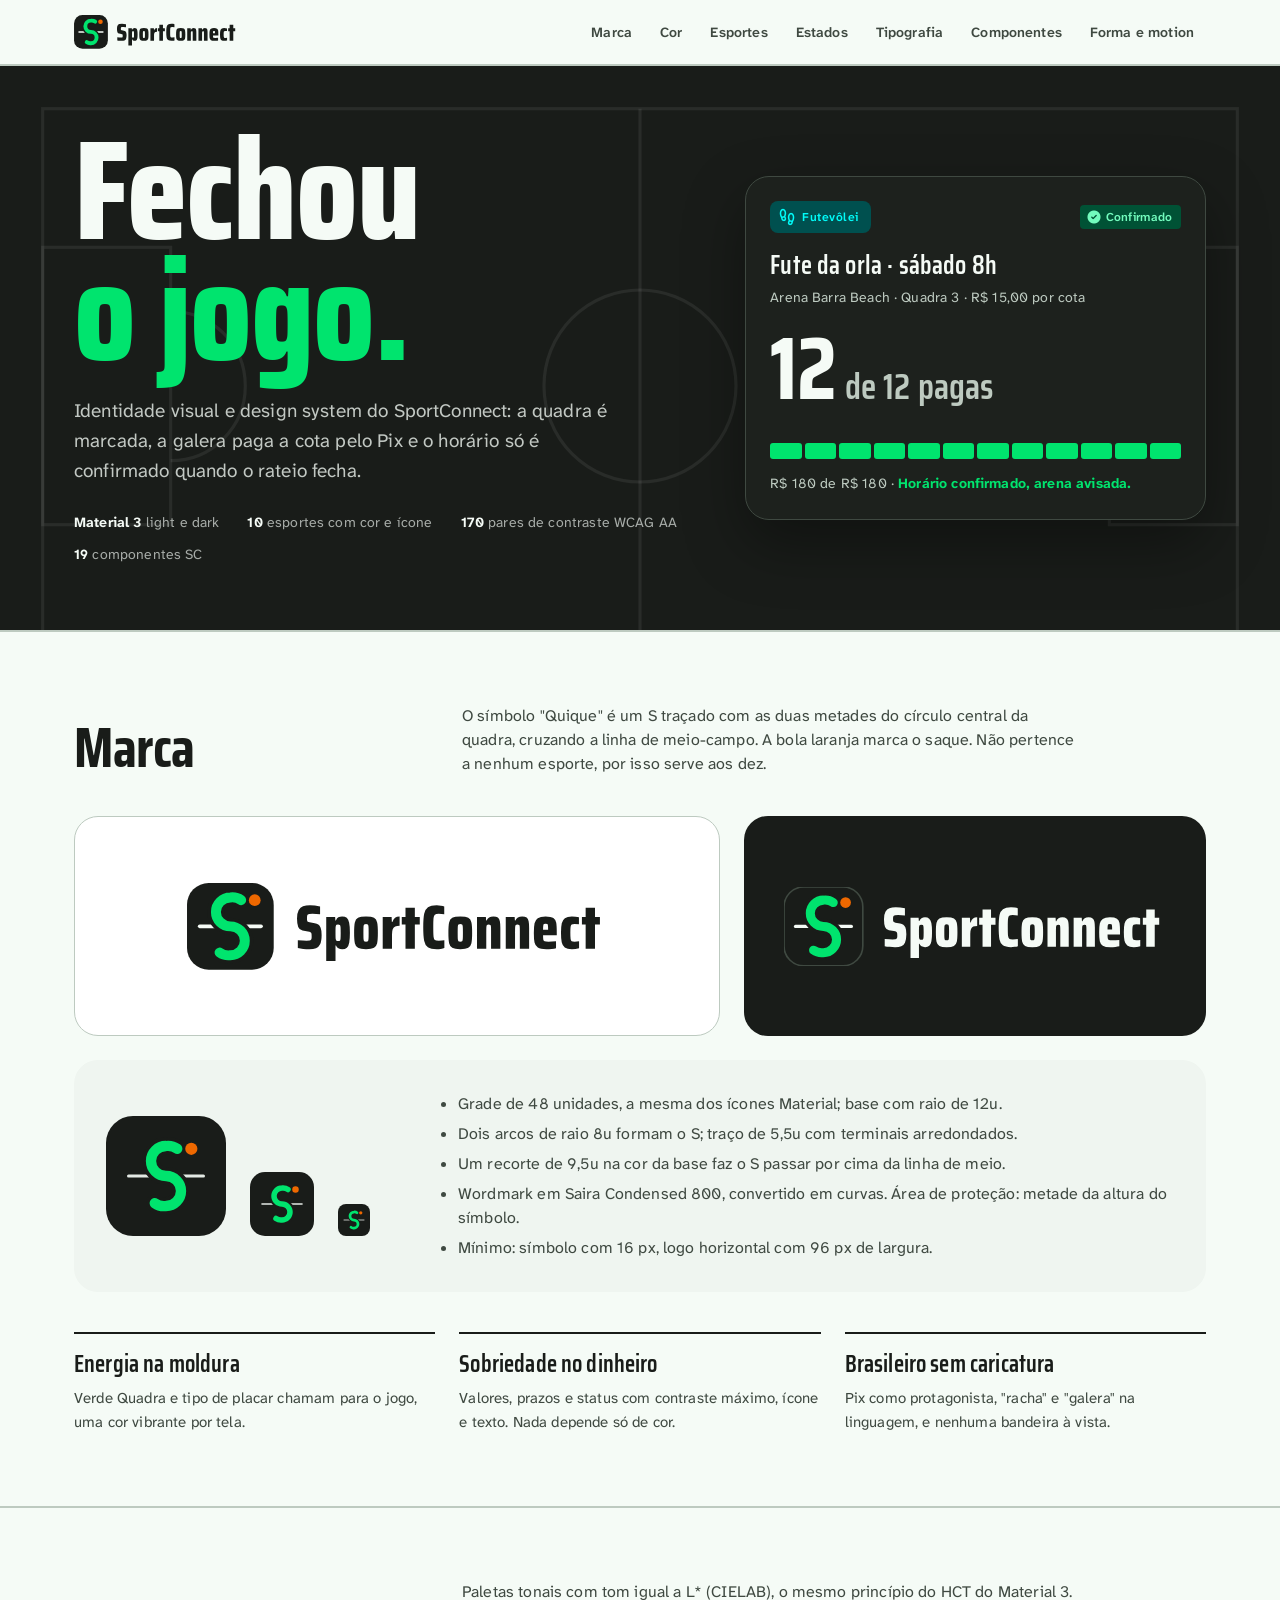
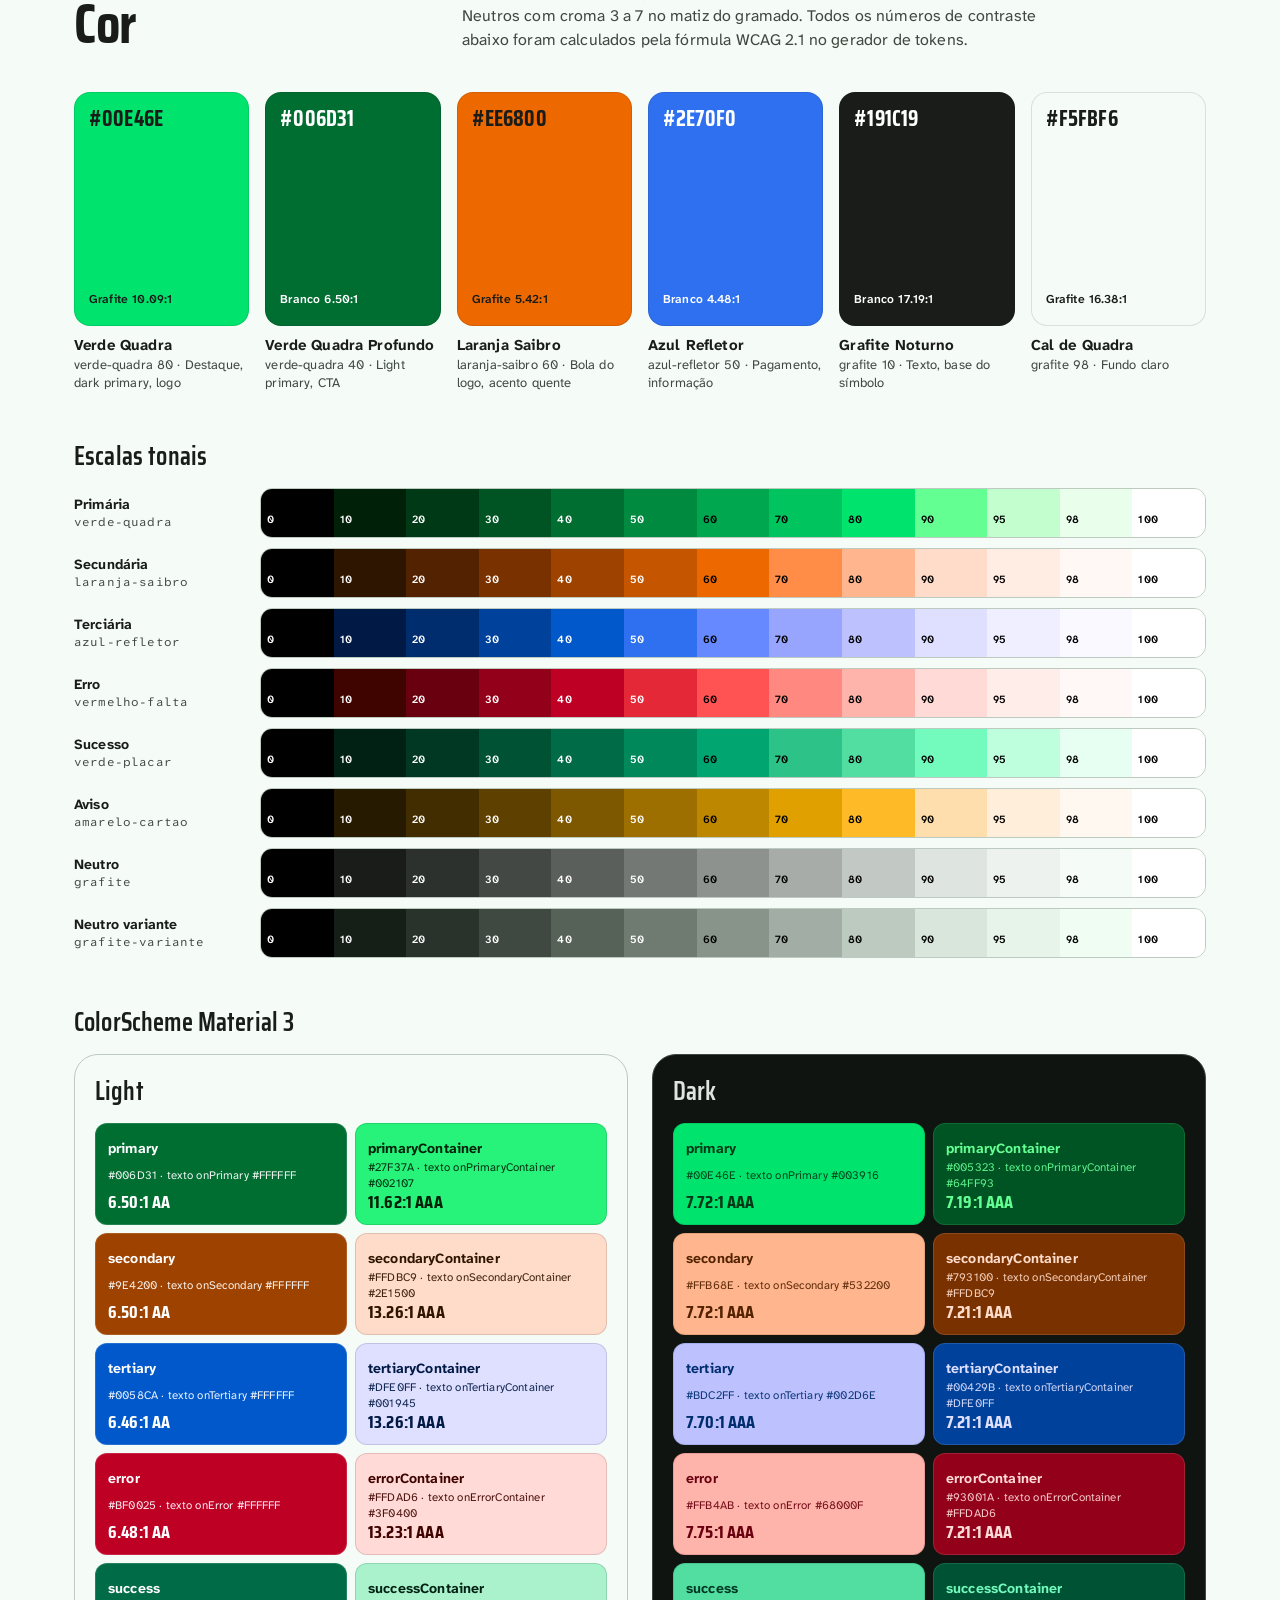
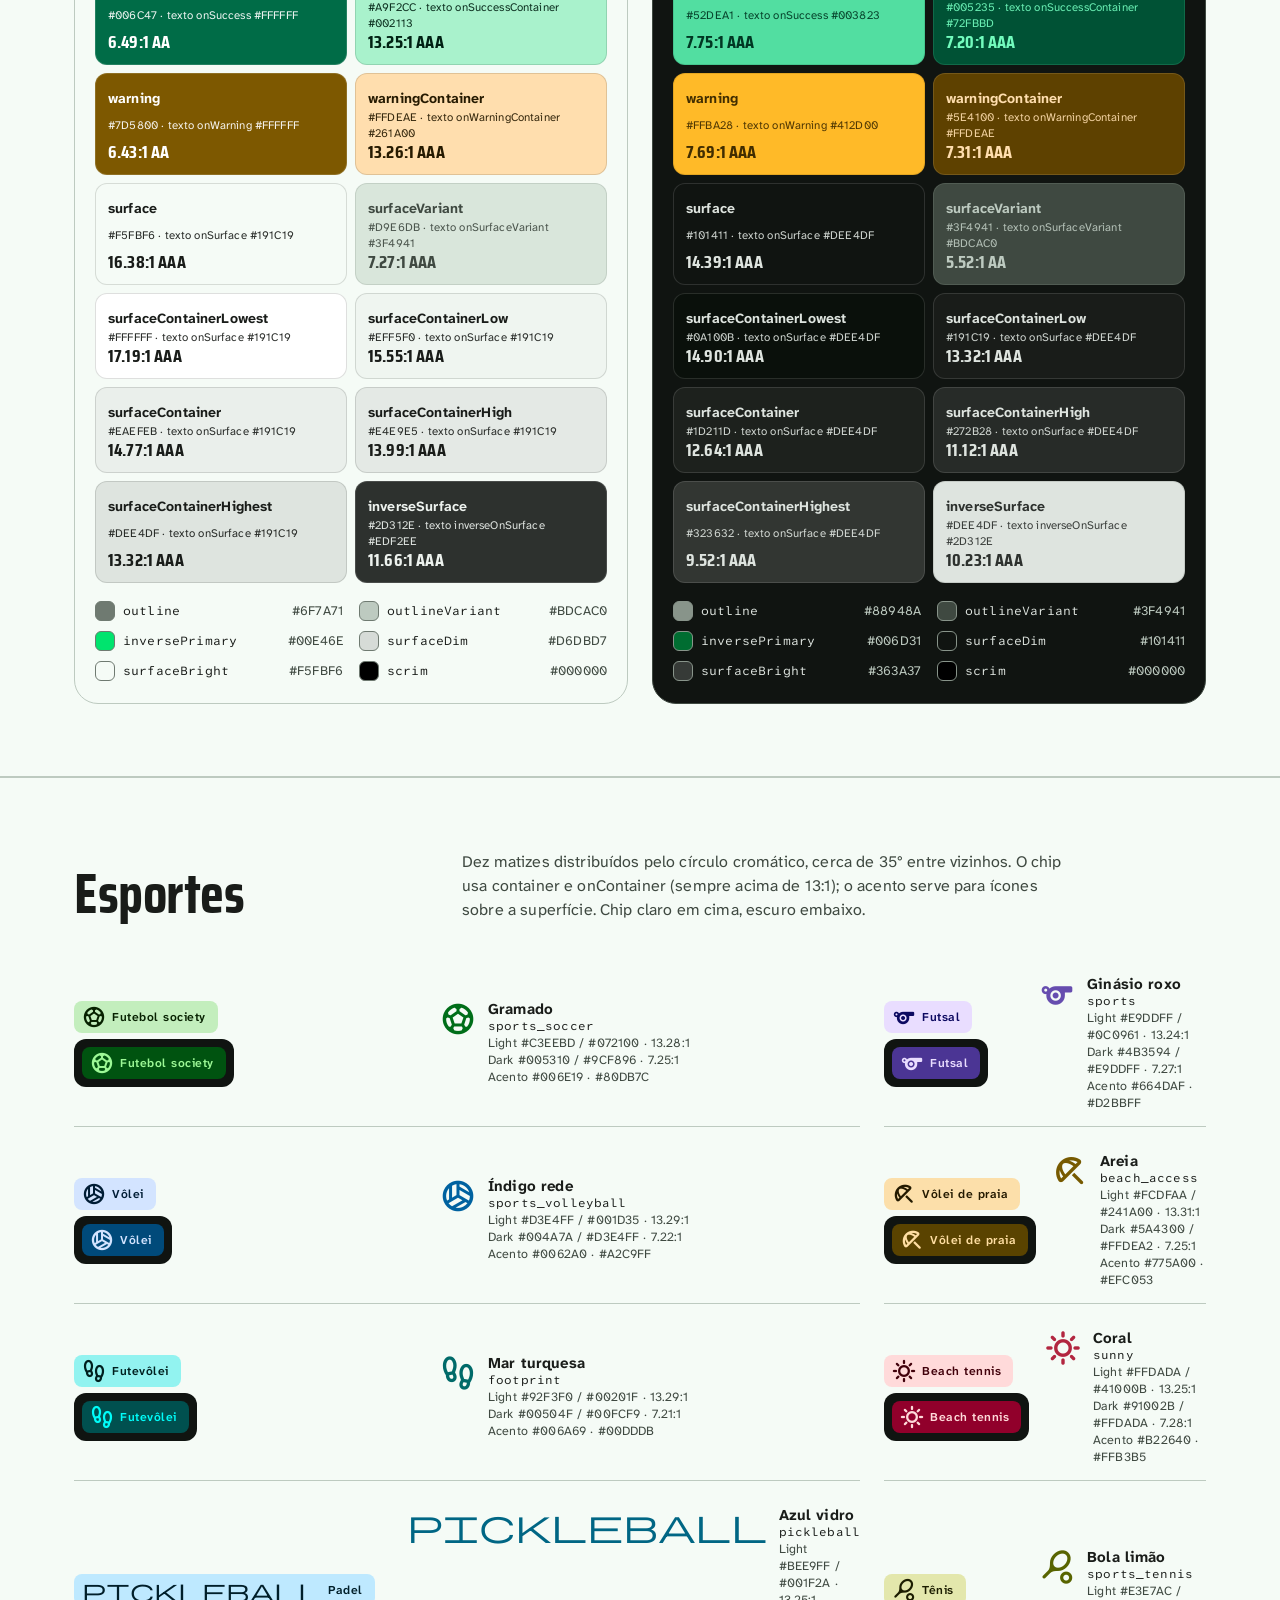
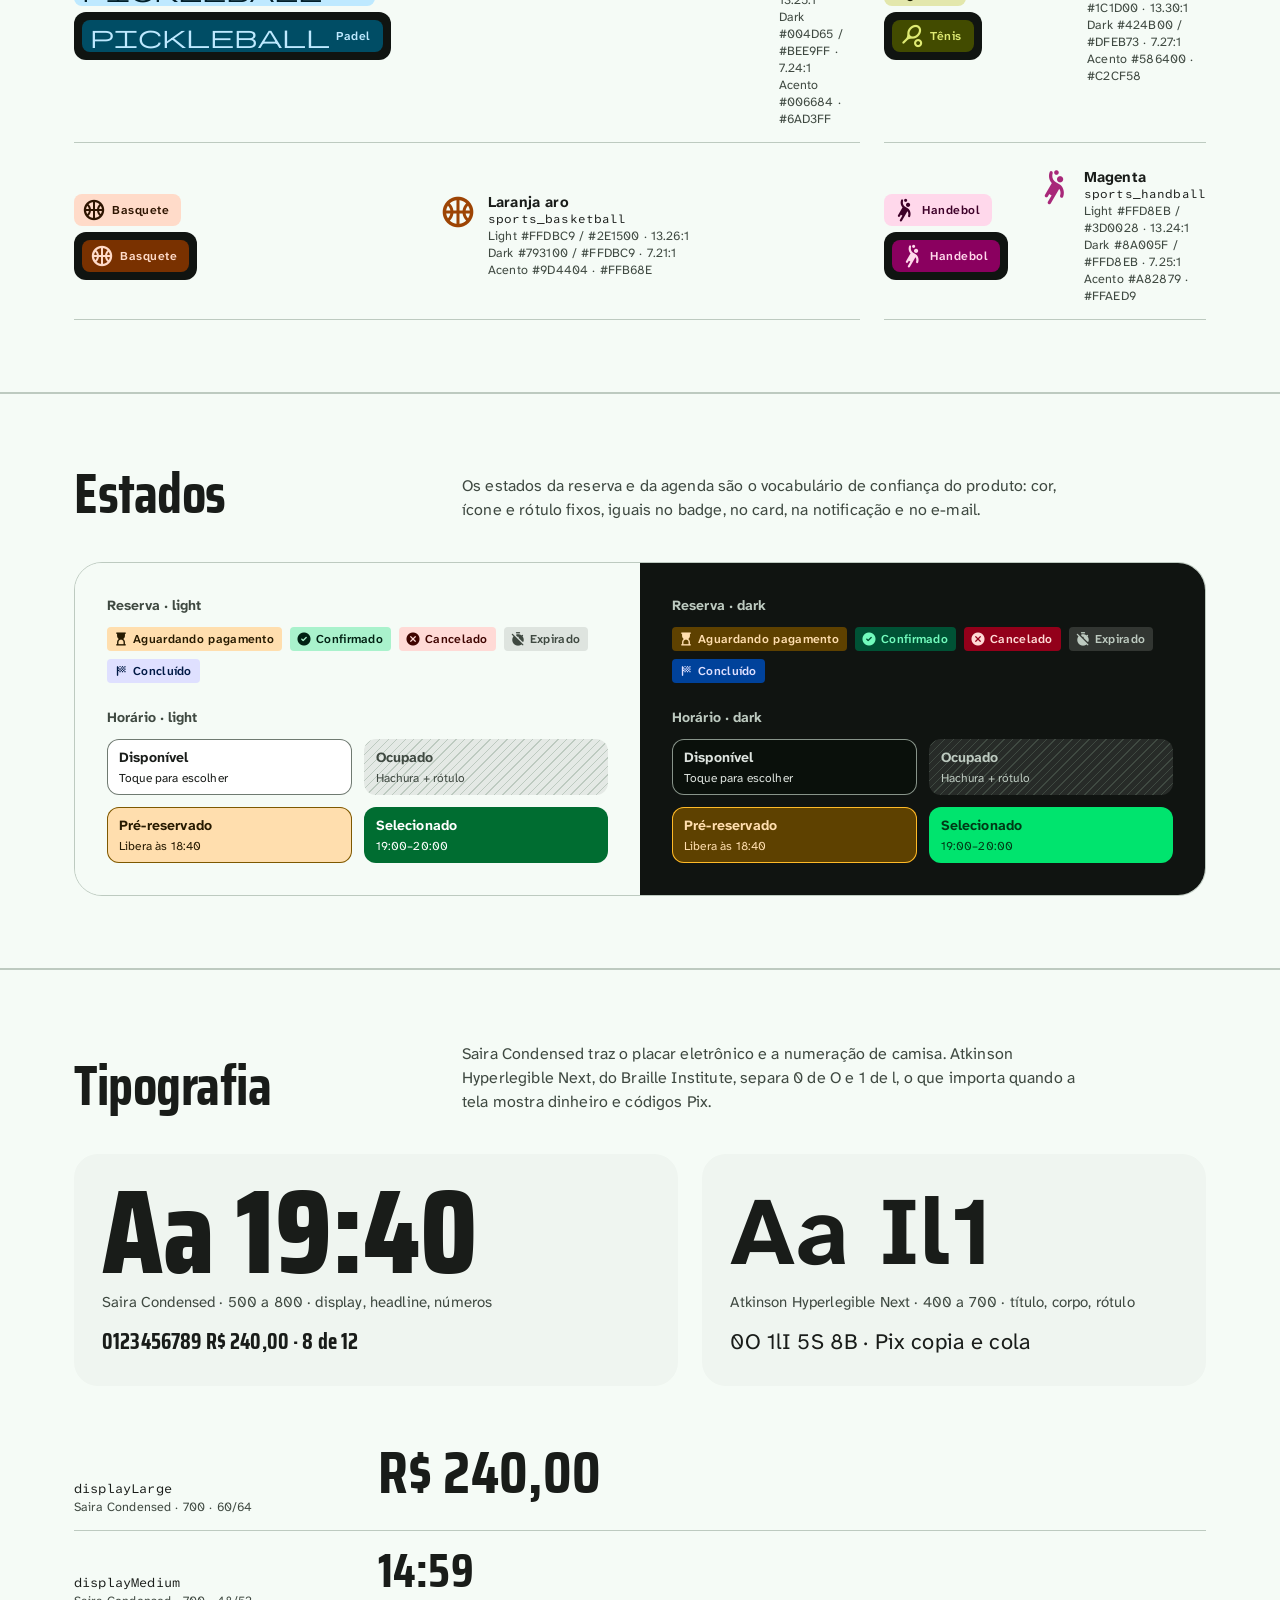
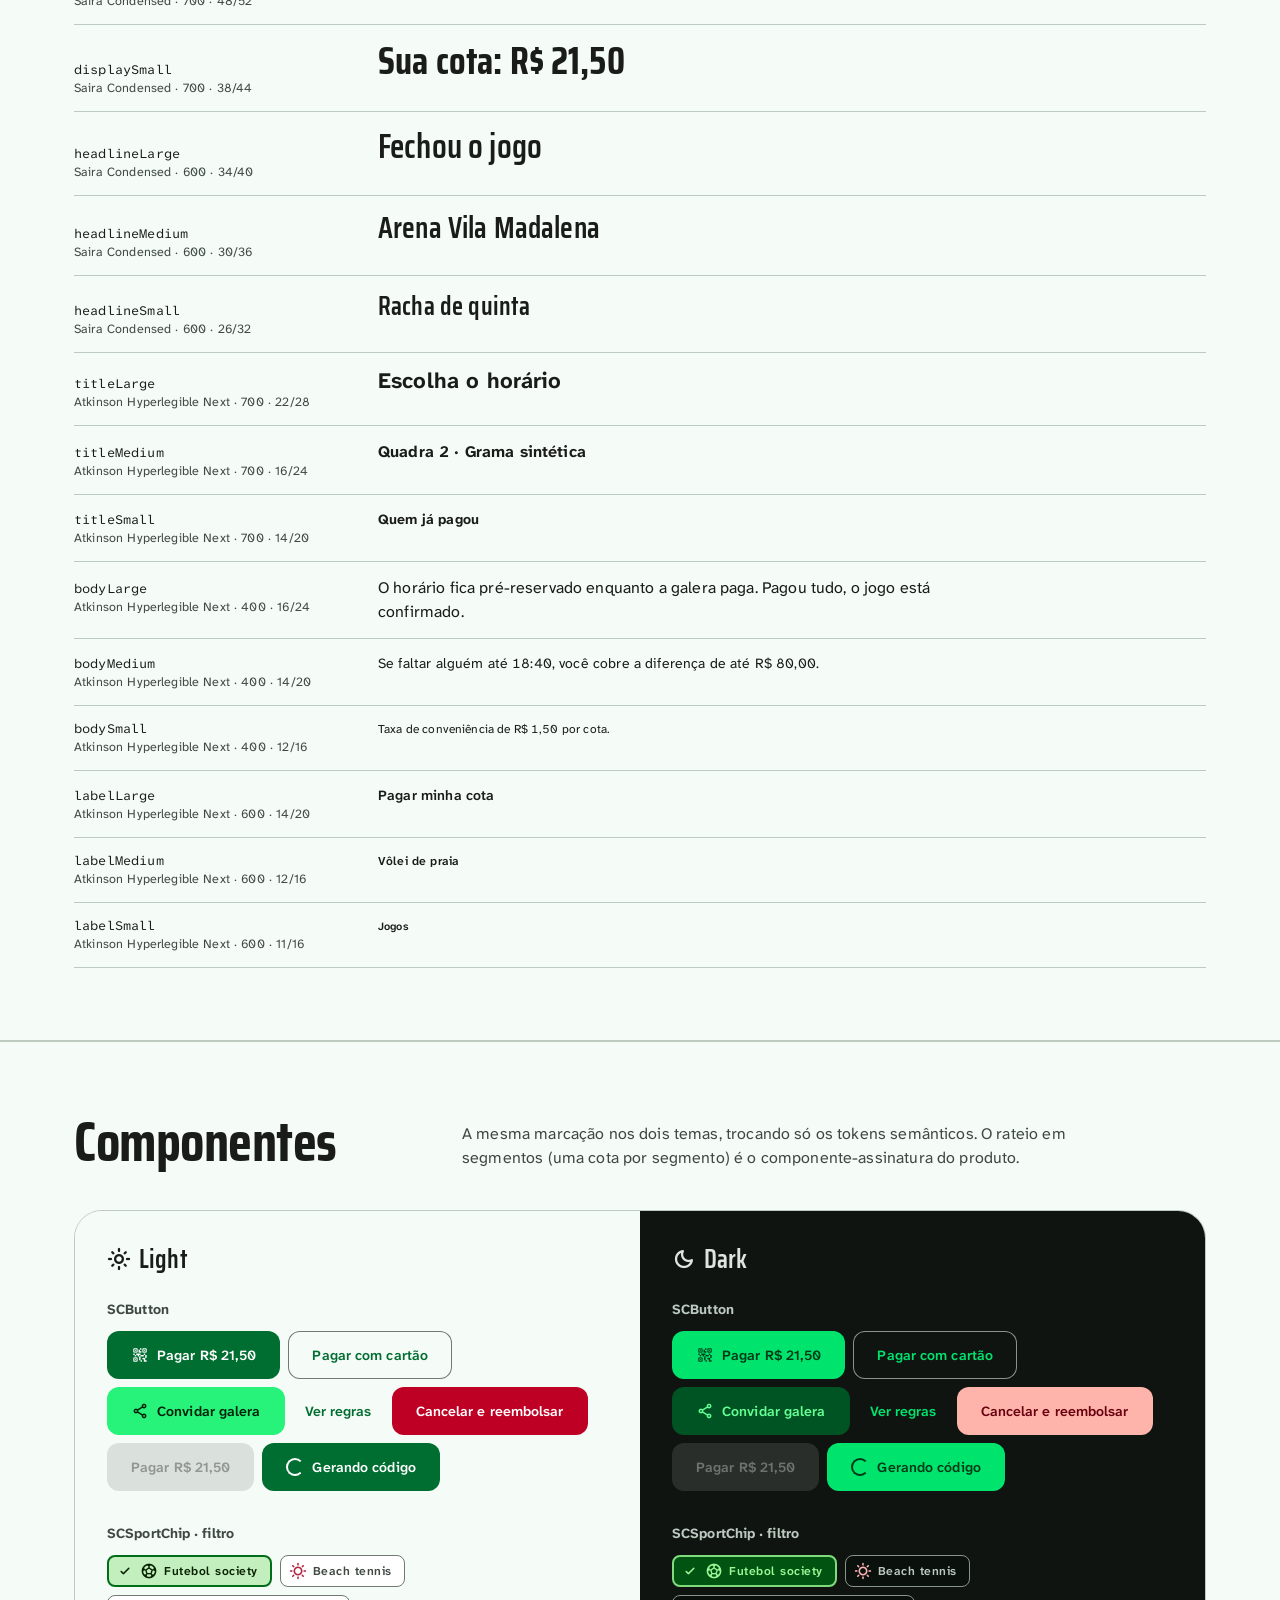
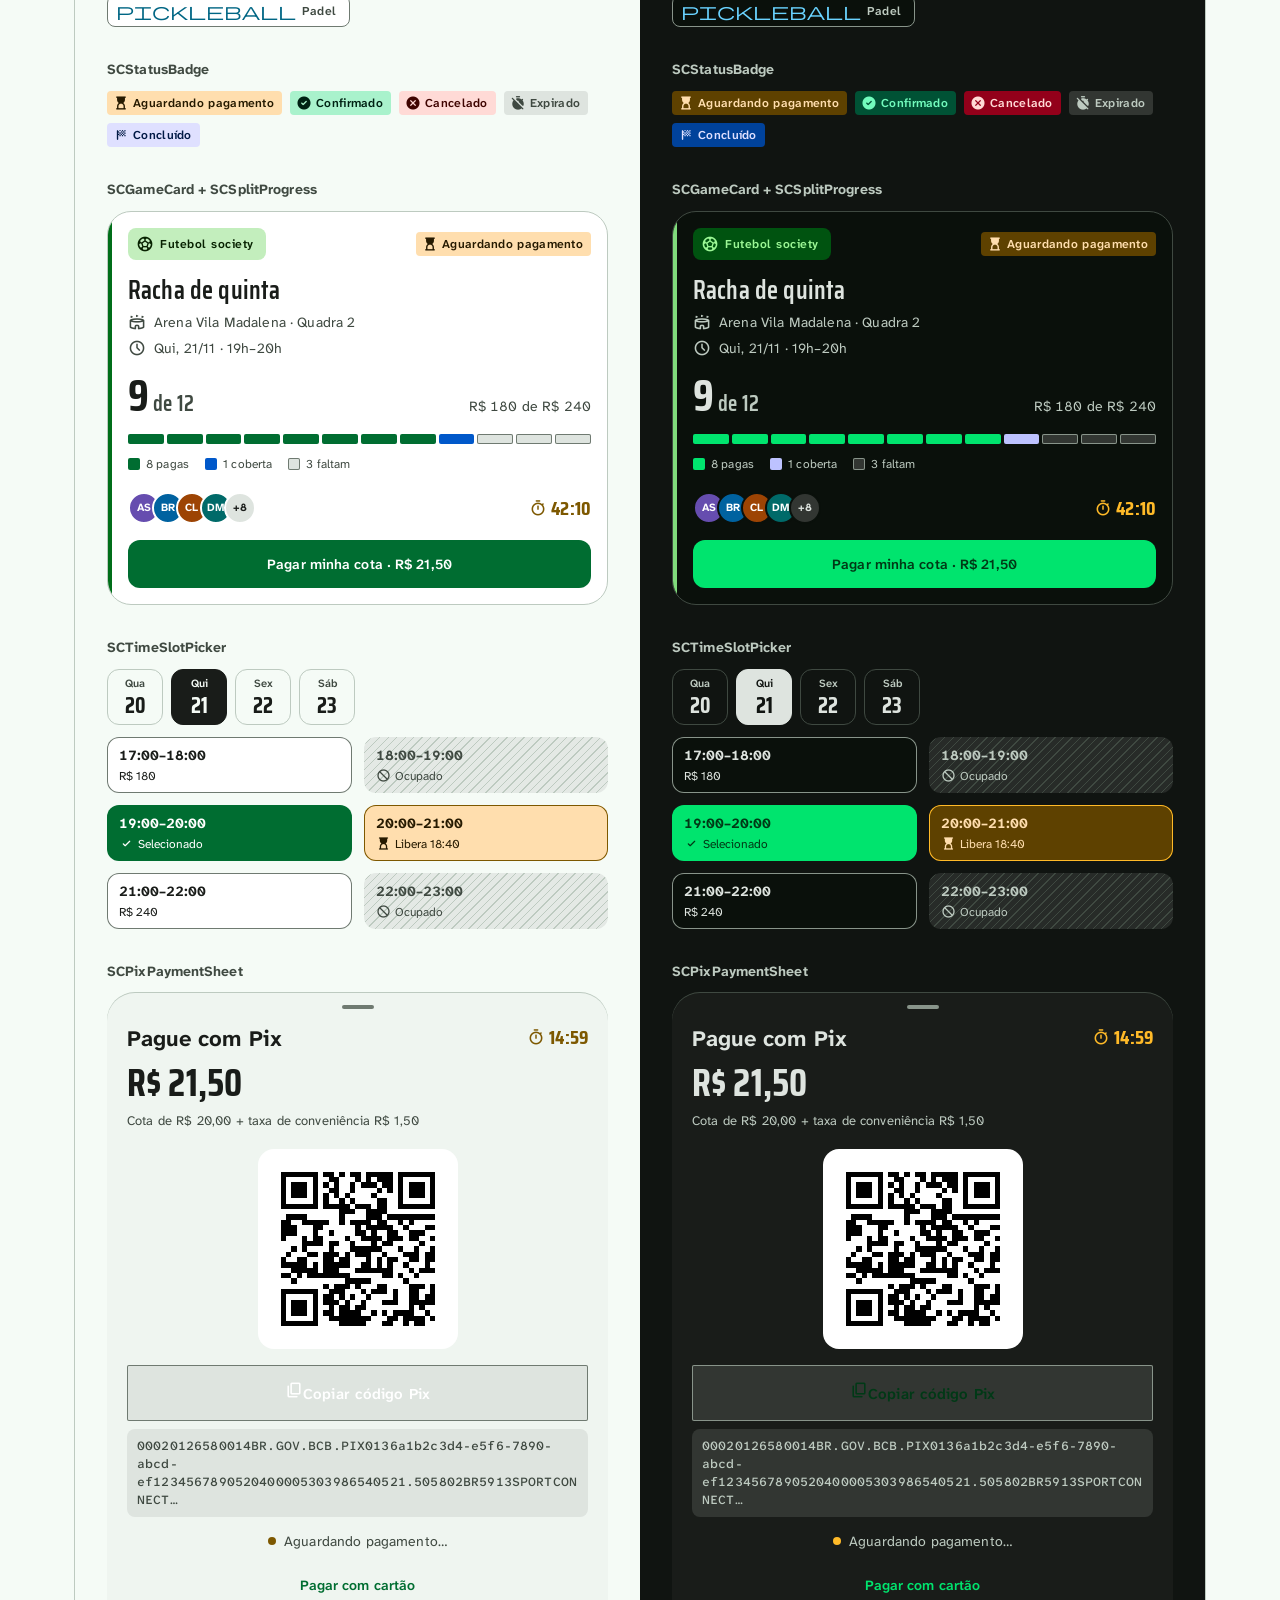
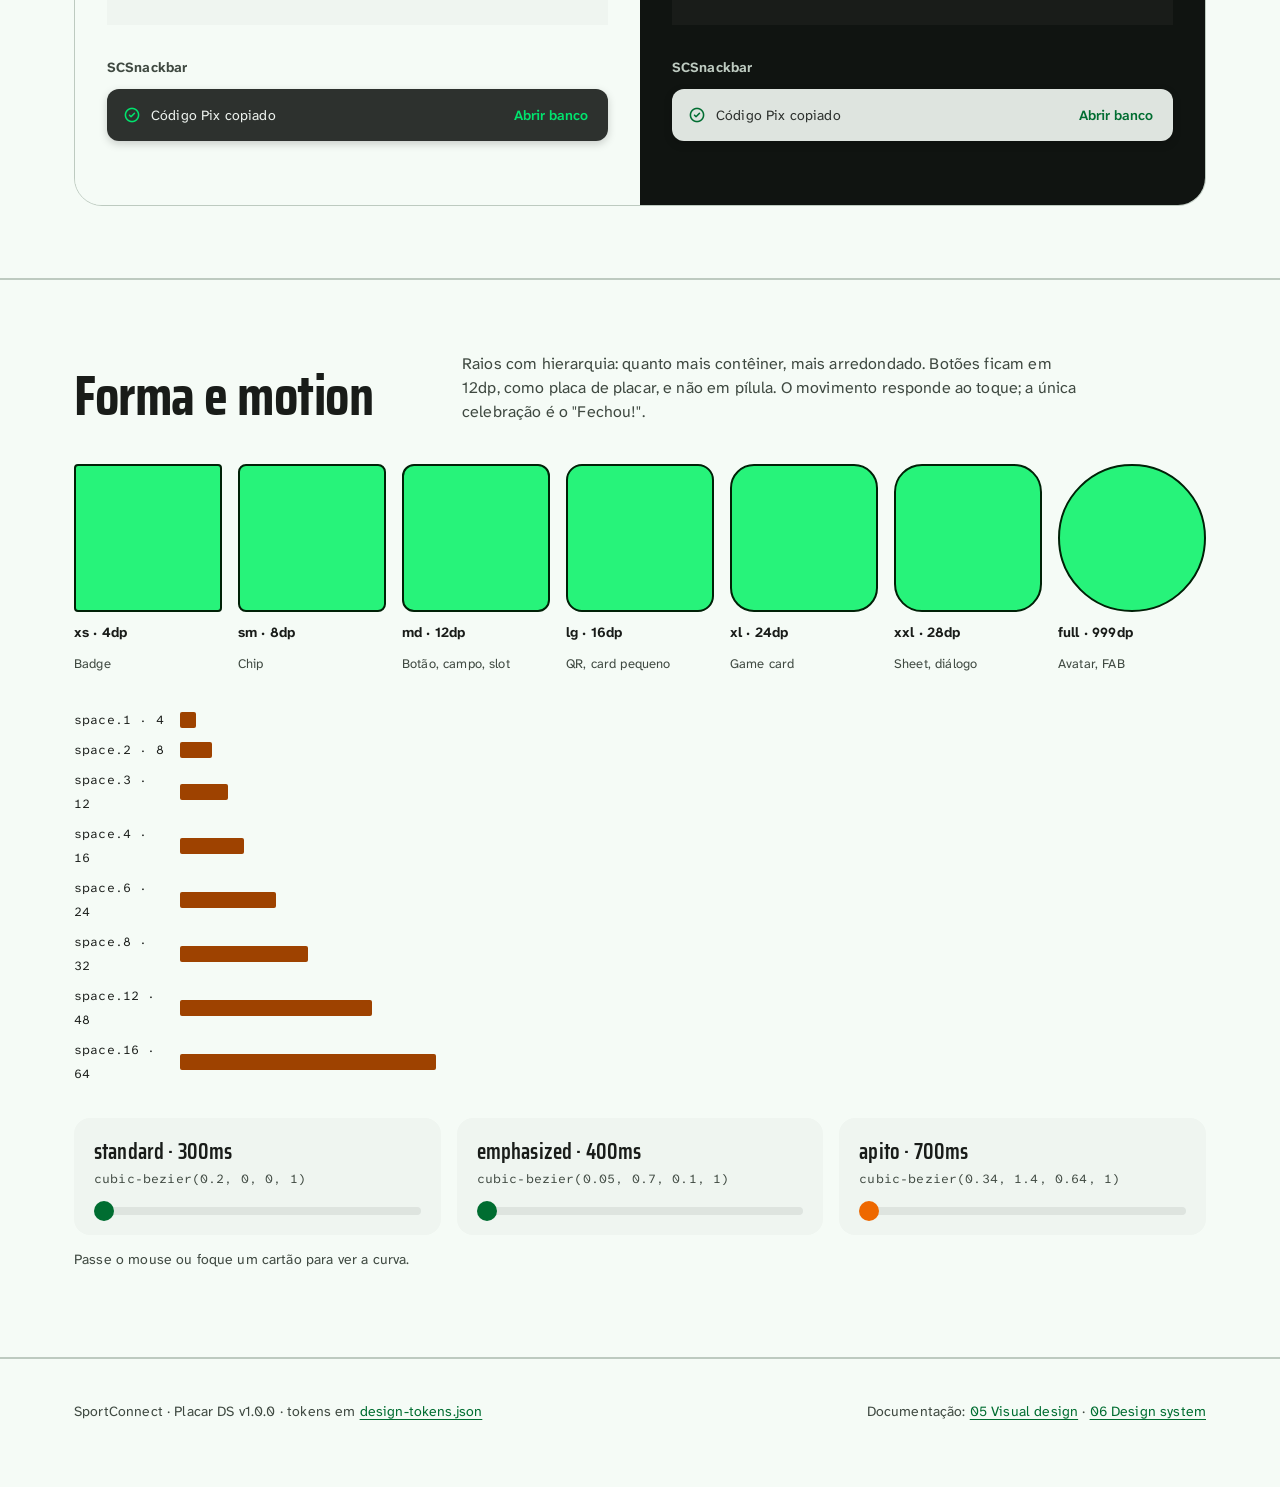
<file: docs/style-guide.html>
<!DOCTYPE html>
<html lang="pt-BR">
<head>
<meta charset="utf-8">
<meta name="viewport" content="width=device-width, initial-scale=1">
<title>SportConnect · Style guide v1.0</title>
<link rel="icon" href="assets/app-icon.svg" type="image/svg+xml">
<link rel="preconnect" href="https://fonts.googleapis.com">
<link rel="preconnect" href="https://fonts.gstatic.com" crossorigin>
<link href="https://fonts.googleapis.com/css2?family=Atkinson+Hyperlegible+Mono:wght@500&family=Atkinson+Hyperlegible+Next:wght@400;600;700&family=Saira+Condensed:wght@500;600;700;800&display=swap" rel="stylesheet">
<link href="https://fonts.googleapis.com/css2?family=Material+Symbols+Rounded:opsz,wght,FILL,GRAD@20..48,500,0..1,0&display=block" rel="stylesheet">
<style>
:root, .t-light {
  --primary: #006D31;
  --onPrimary: #FFFFFF;
  --primaryContainer: #27F37A;
  --onPrimaryContainer: #002107;
  --inversePrimary: #00E46E;
  --secondary: #9E4200;
  --onSecondary: #FFFFFF;
  --secondaryContainer: #FFDBC9;
  --onSecondaryContainer: #2E1500;
  --tertiary: #0058CA;
  --onTertiary: #FFFFFF;
  --tertiaryContainer: #DFE0FF;
  --onTertiaryContainer: #001945;
  --error: #BF0025;
  --onError: #FFFFFF;
  --errorContainer: #FFDAD6;
  --onErrorContainer: #3F0400;
  --background: #F5FBF6;
  --onBackground: #191C19;
  --surface: #F5FBF6;
  --onSurface: #191C19;
  --surfaceVariant: #D9E6DB;
  --onSurfaceVariant: #3F4941;
  --surfaceTint: #006D31;
  --inverseSurface: #2D312E;
  --inverseOnSurface: #EDF2EE;
  --outline: #6F7A71;
  --outlineVariant: #BDCAC0;
  --scrim: #000000;
  --surfaceBright: #F5FBF6;
  --surfaceDim: #D6DBD7;
  --surfaceContainerLowest: #FFFFFF;
  --surfaceContainerLow: #EFF5F0;
  --surfaceContainer: #EAEFEB;
  --surfaceContainerHigh: #E4E9E5;
  --surfaceContainerHighest: #DEE4DF;
  --success: #006C47;
  --onSuccess: #FFFFFF;
  --successContainer: #A9F2CC;
  --onSuccessContainer: #002113;
  --warning: #7D5800;
  --onWarning: #FFFFFF;
  --warningContainer: #FFDEAE;
  --onWarningContainer: #261A00;
  --sp-futebol-society-container: #C3EEBD;
  --sp-futebol-society-oncontainer: #072100;
  --sp-futebol-society-accent: #006E19;
  --sp-futsal-container: #E9DDFF;
  --sp-futsal-oncontainer: #0C0961;
  --sp-futsal-accent: #664DAF;
  --sp-volei-container: #D3E4FF;
  --sp-volei-oncontainer: #001D35;
  --sp-volei-accent: #0062A0;
  --sp-volei-praia-container: #FCDFAA;
  --sp-volei-praia-oncontainer: #241A00;
  --sp-volei-praia-accent: #775A00;
  --sp-futevolei-container: #92F3F0;
  --sp-futevolei-oncontainer: #00201F;
  --sp-futevolei-accent: #006A69;
  --sp-beach-tennis-container: #FFDADA;
  --sp-beach-tennis-oncontainer: #41000B;
  --sp-beach-tennis-accent: #B22640;
  --sp-padel-container: #BEE9FF;
  --sp-padel-oncontainer: #001F2A;
  --sp-padel-accent: #006684;
  --sp-tenis-container: #E3E7AC;
  --sp-tenis-oncontainer: #1C1D00;
  --sp-tenis-accent: #586400;
  --sp-basquete-container: #FFDBC9;
  --sp-basquete-oncontainer: #2E1500;
  --sp-basquete-accent: #9D4404;
  --sp-handebol-container: #FFD8EB;
  --sp-handebol-oncontainer: #3D0028;
  --sp-handebol-accent: #A82879;
  --bk-aguardando-pagamento-bg: #FFDEAE;
  --bk-aguardando-pagamento-fg: #261A00;
  --bk-confirmado-bg: #A9F2CC;
  --bk-confirmado-fg: #002113;
  --bk-cancelado-bg: #FFDAD6;
  --bk-cancelado-fg: #3F0400;
  --bk-expirado-bg: #DEE4DF;
  --bk-expirado-fg: #3F4941;
  --bk-concluido-bg: #DFE0FF;
  --bk-concluido-fg: #001945;
  --slot-disponivel-bg: #FFFFFF;
  --slot-disponivel-fg: #191C19;
  --slot-disponivel-bd: #6F7A71;
  --slot-ocupado-bg: #E4E9E5;
  --slot-ocupado-fg: #3F4941;
  --slot-ocupado-bd: #E4E9E5;
  --slot-pre-reservado-bg: #FFDEAE;
  --slot-pre-reservado-fg: #261A00;
  --slot-pre-reservado-bd: #7D5800;
  --slot-selecionado-bg: #006D31;
  --slot-selecionado-fg: #FFFFFF;
  --slot-selecionado-bd: #006D31;
  color-scheme: light;
}
.t-dark {
  --primary: #00E46E;
  --onPrimary: #003916;
  --primaryContainer: #005323;
  --onPrimaryContainer: #64FF93;
  --inversePrimary: #006D31;
  --secondary: #FFB68E;
  --onSecondary: #532200;
  --secondaryContainer: #793100;
  --onSecondaryContainer: #FFDBC9;
  --tertiary: #BDC2FF;
  --onTertiary: #002D6E;
  --tertiaryContainer: #00429B;
  --onTertiaryContainer: #DFE0FF;
  --error: #FFB4AB;
  --onError: #68000F;
  --errorContainer: #93001A;
  --onErrorContainer: #FFDAD6;
  --background: #101411;
  --onBackground: #DEE4DF;
  --surface: #101411;
  --onSurface: #DEE4DF;
  --surfaceVariant: #3F4941;
  --onSurfaceVariant: #BDCAC0;
  --surfaceTint: #00E46E;
  --inverseSurface: #DEE4DF;
  --inverseOnSurface: #2D312E;
  --outline: #88948A;
  --outlineVariant: #3F4941;
  --scrim: #000000;
  --surfaceBright: #363A37;
  --surfaceDim: #101411;
  --surfaceContainerLowest: #0A100B;
  --surfaceContainerLow: #191C19;
  --surfaceContainer: #1D211D;
  --surfaceContainerHigh: #272B28;
  --surfaceContainerHighest: #323632;
  --success: #52DEA1;
  --onSuccess: #003823;
  --successContainer: #005235;
  --onSuccessContainer: #72FBBD;
  --warning: #FFBA28;
  --onWarning: #412D00;
  --warningContainer: #5E4100;
  --onWarningContainer: #FFDEAE;
  --sp-futebol-society-container: #005310;
  --sp-futebol-society-oncontainer: #9CF896;
  --sp-futebol-society-accent: #80DB7C;
  --sp-futsal-container: #4B3594;
  --sp-futsal-oncontainer: #E9DDFF;
  --sp-futsal-accent: #D2BBFF;
  --sp-volei-container: #004A7A;
  --sp-volei-oncontainer: #D3E4FF;
  --sp-volei-accent: #A2C9FF;
  --sp-volei-praia-container: #5A4300;
  --sp-volei-praia-oncontainer: #FFDEA2;
  --sp-volei-praia-accent: #EFC053;
  --sp-futevolei-container: #00504F;
  --sp-futevolei-oncontainer: #00FCF9;
  --sp-futevolei-accent: #00DDDB;
  --sp-beach-tennis-container: #91002B;
  --sp-beach-tennis-oncontainer: #FFDADA;
  --sp-beach-tennis-accent: #FFB3B5;
  --sp-padel-container: #004D65;
  --sp-padel-oncontainer: #BEE9FF;
  --sp-padel-accent: #6AD3FF;
  --sp-tenis-container: #424B00;
  --sp-tenis-oncontainer: #DFEB73;
  --sp-tenis-accent: #C2CF58;
  --sp-basquete-container: #793100;
  --sp-basquete-oncontainer: #FFDBC9;
  --sp-basquete-accent: #FFB68E;
  --sp-handebol-container: #8A005F;
  --sp-handebol-oncontainer: #FFD8EB;
  --sp-handebol-accent: #FFAED9;
  --bk-aguardando-pagamento-bg: #5E4100;
  --bk-aguardando-pagamento-fg: #FFDEAE;
  --bk-confirmado-bg: #005235;
  --bk-confirmado-fg: #72FBBD;
  --bk-cancelado-bg: #93001A;
  --bk-cancelado-fg: #FFDAD6;
  --bk-expirado-bg: #323632;
  --bk-expirado-fg: #BDCAC0;
  --bk-concluido-bg: #00429B;
  --bk-concluido-fg: #DFE0FF;
  --slot-disponivel-bg: #0A100B;
  --slot-disponivel-fg: #DEE4DF;
  --slot-disponivel-bd: #88948A;
  --slot-ocupado-bg: #272B28;
  --slot-ocupado-fg: #BDCAC0;
  --slot-ocupado-bd: #272B28;
  --slot-pre-reservado-bg: #5E4100;
  --slot-pre-reservado-fg: #FFDEAE;
  --slot-pre-reservado-bd: #FFBA28;
  --slot-selecionado-bg: #00E46E;
  --slot-selecionado-fg: #003916;
  --slot-selecionado-bd: #00E46E;
  color-scheme: dark;
}
:root {
  --fd: "Saira Condensed", "Roboto Condensed", sans-serif;
  --ft: "Atkinson Hyperlegible Next", Roboto, system-ui, sans-serif;
  --fm: "Atkinson Hyperlegible Mono", ui-monospace, monospace;
  --ink: #191C19; --cal: #F5FBF6; --vq: #00E46E; --ls: #EE6800;
  --e-std: cubic-bezier(.2,0,0,1); --e-apito: cubic-bezier(.34,1.4,.64,1);
}
* { box-sizing: border-box; }
html { scroll-behavior: smooth; }
body { margin: 0; background: var(--surface); color: var(--onSurface); font: 400 16px/24px var(--ft); letter-spacing: .15px; -webkit-font-smoothing: antialiased; }
a { color: var(--primary); text-underline-offset: 3px; }
code { font-family: var(--fm); font-size: 12.5px; }
:focus-visible { outline: 2px solid var(--primary); outline-offset: 2px; border-radius: 6px; }
.skip { position: absolute; left: -999px; top: 8px; background: var(--primary); color: var(--onPrimary); padding: 8px 16px; border-radius: 12px; z-index: 10; }
.skip:focus { left: 16px; }
.ms { font-family: "Material Symbols Rounded"; font-weight: 500; font-style: normal; font-size: 24px; line-height: 1; letter-spacing: normal; text-transform: none; display: inline-block; white-space: nowrap; direction: ltr; font-feature-settings: "liga"; -webkit-font-smoothing: antialiased; font-variation-settings: "FILL" 0, "wght" 500, "GRAD" 0, "opsz" 24; }
.ms.sm { font-size: 18px; font-variation-settings: "FILL" 0, "wght" 500, "GRAD" 0, "opsz" 20; }
.ms.big { font-size: 36px; }

/* ---------- Estrutura ---------- */
.wrap-page { max-width: 1180px; margin: 0 auto; padding: 0 24px; }
header.top { position: sticky; top: 0; z-index: 5; background: color-mix(in srgb, var(--surface) 92%, transparent); backdrop-filter: blur(8px); border-bottom: 2px solid var(--outlineVariant); }
header.top .wrap-page { display: flex; align-items: center; gap: 24px; height: 64px; }
header.top .logo { width: 164px; flex: none; }
header.top nav { display: flex; gap: 4px; overflow-x: auto; margin-left: auto; scrollbar-width: none; }
header.top nav a { color: var(--onSurfaceVariant); text-decoration: none; font-weight: 600; font-size: 14px; padding: 12px 12px; border-radius: 12px; white-space: nowrap; }
header.top nav a:hover { background: var(--surfaceContainerHigh); color: var(--onSurface); }
section { padding: 72px 0; }
section + section { border-top: 2px solid var(--outlineVariant); }
.sec-head { display: grid; grid-template-columns: minmax(0, 340px) minmax(0, 1fr); gap: 16px 48px; margin-bottom: 40px; align-items: end; }
h2 { font: 700 56px/56px var(--fd); margin: 0; letter-spacing: -.5px; }
.sec-head p { margin: 0; color: var(--onSurfaceVariant); max-width: 62ch; }
h3 { font: 600 26px/32px var(--fd); margin: 48px 0 16px; }
h4 { font: 700 14px/20px var(--ft); margin: 0 0 12px; color: var(--onSurfaceVariant); letter-spacing: .1px; }

/* ---------- Hero ---------- */
.hero { background: var(--ink); color: var(--cal); padding: 0; position: relative; overflow: hidden; border-top: 0; }
.hero-court { position: absolute; inset: 0; pointer-events: none; }
.hero .wrap-page { position: relative; display: grid; grid-template-columns: 1.15fr .85fr; gap: 48px; align-items: center; min-height: 560px; padding-top: 64px; padding-bottom: 64px; }
.hero h1 { font: 800 clamp(72px, 11vw, 148px)/.86 var(--fd); margin: 0 0 24px; letter-spacing: -1px; color: var(--cal); }
.hero h1 span { display: block; color: var(--vq); }
.hero p.lead { font-size: 19px; line-height: 30px; max-width: 46ch; color: #C2C8C3; margin: 0 0 24px; }
.hero .facts { display: flex; flex-wrap: wrap; gap: 8px 28px; color: #A7ACA8; font-size: 14px; margin: 0; padding: 0; list-style: none; }
.hero .facts strong { color: var(--cal); font-weight: 700; }
.closer { background: #1D211D; border: 1px solid #3F4941; border-radius: 24px; padding: 24px; box-shadow: 0 24px 60px rgba(0,0,0,.35); }
.closer .row { display: flex; justify-content: space-between; align-items: center; gap: 12px; }
.closer-title { font: 600 26px/32px var(--fd); margin: 16px 0 4px; color: var(--cal); }
.closer-sub { margin: 0 0 20px; color: #BDCAC0; font-size: 14px; }
.closer-num { font: 700 88px/80px var(--fd); color: var(--cal); font-variant-numeric: tabular-nums; }
.closer-num small { font-size: 36px; color: #BDCAC0; font-weight: 600; }
.closer .segs { margin: 16px 0 12px; }
.closer .segs i { height: 16px; background: #323632; box-shadow: inset 0 0 0 1px #88948A; border-radius: 3px; }
.closer .segs i.on { background: var(--vq); box-shadow: none; }
.closer .segs i.last { animation: fill .3s var(--e-apito) 1.6s both; }
@keyframes fill { from { background: #323632; transform: scaleY(.4); } to { background: var(--vq); transform: scaleY(1); box-shadow: none; } }
.flip { position: relative; display: inline-grid; }
.flip > * { grid-area: 1/1; justify-self: end; }
.flip .b-wait { animation: out .2s ease 1.9s both; }
.flip .b-ok { animation: in .25s var(--e-apito) 1.95s both; }
@keyframes out { to { opacity: 0; transform: translateY(-6px); } }
@keyframes in { from { opacity: 0; transform: translateY(6px); } to { opacity: 1; transform: none; } }
.num-flip { display: inline-grid; }
.num-flip > span { grid-area: 1/1; }
.num-flip .n11 { animation: out .15s ease 1.6s both; }
.num-flip .n12 { animation: in .25s var(--e-apito) 1.65s both; }
.closer-foot { margin: 8px 0 0; font-size: 14px; color: #BDCAC0; }
.closer-foot .fin { color: var(--vq); font-weight: 700; animation: in .3s ease 2.1s both; }

/* ---------- Marca ---------- */
.logo-grid { display: grid; grid-template-columns: 1.4fr 1fr; gap: 24px; }
.panel { border-radius: 24px; padding: 40px; display: flex; align-items: center; justify-content: center; min-height: 220px; }
.panel.light { background: var(--surfaceContainerLowest); border: 1px solid var(--outlineVariant); }
.panel.dark { background: var(--ink); }
.panel .logo-box { width: min(100%, 420px); }
.icons { display: flex; align-items: end; gap: 24px; }
.icons .ic { overflow: hidden; flex: none; }
.construct { display: grid; grid-template-columns: 300px 1fr; gap: 32px; align-items: center; margin-top: 24px; background: var(--surfaceContainerLow); border-radius: 24px; padding: 32px; }
.construct ul { margin: 0; padding-left: 20px; color: var(--onSurfaceVariant); }
.construct li + li { margin-top: 6px; }
.principles { display: grid; grid-template-columns: repeat(3, 1fr); gap: 24px; margin-top: 40px; }
.principles div { border-top: 2px solid var(--onSurface); padding-top: 16px; }
.principles strong { font: 600 24px/28px var(--fd); display: block; margin-bottom: 8px; }
.principles p { margin: 0; color: var(--onSurfaceVariant); font-size: 15px; }

/* ---------- Cor ---------- */
.bswatches { display: grid; grid-template-columns: repeat(6, 1fr); gap: 16px; }
.bsw { margin: 0; }
.bsw-chip { background: var(--c); color: var(--f); aspect-ratio: 3/4; border-radius: 16px; padding: 14px; display: flex; flex-direction: column; justify-content: space-between; border: 1px solid color-mix(in srgb, var(--onSurface) 12%, transparent); }
.bsw-hex { font: 700 22px/24px var(--fd); }
.bsw-ratio { font-size: 12px; font-weight: 600; }
.bsw figcaption { margin-top: 10px; display: grid; gap: 2px; font-size: 13px; line-height: 18px; color: var(--onSurfaceVariant); }
.bsw figcaption strong { color: var(--onSurface); font-size: 15px; }
.tonal { display: grid; grid-template-columns: 170px 1fr; gap: 16px; align-items: center; margin-bottom: 10px; }
.tonal-name { display: grid; font-size: 14px; line-height: 18px; }
.tonal-name code { color: var(--onSurfaceVariant); font-size: 12px; }
.tonal-strip { display: grid; grid-template-columns: repeat(13, 1fr); list-style: none; margin: 0; padding: 0; border-radius: 12px; overflow: hidden; border: 1px solid var(--outlineVariant); }
.tonal-strip li { background: var(--c); color: var(--f); height: 48px; display: flex; align-items: end; padding: 6px; font-size: 11px; font-weight: 600; }
.schemes { display: grid; grid-template-columns: 1fr 1fr; gap: 24px; }
.scheme { border-radius: 24px; padding: 20px; background: var(--surface); color: var(--onSurface); border: 1px solid var(--outlineVariant); }
.scheme h3 { margin: 0 0 16px; }
.roles { display: grid; grid-template-columns: repeat(2, 1fr); gap: 8px; }
.role { border-radius: 12px; padding: 12px; min-height: 84px; display: grid; align-content: space-between; border: 1px solid color-mix(in srgb, currentColor 14%, transparent); }
.role-name { font-weight: 700; font-size: 14px; }
.role-meta { font-size: 11.5px; line-height: 16px; opacity: .92; }
.role-ratio { font: 700 18px/20px var(--fd); }
.role-extra { grid-column: 1 / -1; display: grid; grid-template-columns: repeat(2, 1fr); gap: 6px 16px; margin-top: 8px; font-size: 13px; }
.role-line { display: flex; align-items: center; gap: 8px; }
.role-line .dot { width: 20px; height: 20px; border-radius: 6px; border: 1px solid var(--outline); flex: none; }
.role-line span:last-child { margin-left: auto; color: var(--onSurfaceVariant); }

/* ---------- Esportes ---------- */
.sports { list-style: none; margin: 0; padding: 0; display: grid; grid-template-columns: repeat(2, 1fr); gap: 12px 24px; }
.sport { display: grid; grid-template-columns: 1fr 1.2fr; gap: 16px; align-items: center; padding: 14px 0; border-bottom: 1px solid var(--outlineVariant); }
.sport-pair { display: grid; gap: 6px; justify-items: start; }
.dk-wrap { background: #101411; padding: 8px; border-radius: 12px; display: inline-flex; }
.sport-meta { display: flex; gap: 12px; align-items: start; font-size: 12.5px; line-height: 17px; color: var(--onSurfaceVariant); }
.sport-meta div { display: grid; }
.sport-meta strong { color: var(--onSurface); font-size: 15px; }
.sport-meta code { font-size: 12px; color: var(--onSurface); }

/* ---------- Tipografia ---------- */
.fams { display: grid; grid-template-columns: 1.2fr 1fr; gap: 24px; margin-bottom: 40px; }
.fam { border-radius: 24px; padding: 28px; background: var(--surfaceContainerLow); }
.fam .aa { font: 800 120px/100px var(--fd); }
.fam.t .aa { font: 700 96px/100px var(--ft); }
.fam p { margin: 8px 0 0; color: var(--onSurfaceVariant); font-size: 15px; }
.fam .glyphs { font-size: 22px; line-height: 32px; margin-top: 12px; color: var(--onSurface); }
.fd { font-family: var(--fd); } .ft { font-family: var(--ft); }
.ty { display: grid; grid-template-columns: 280px 1fr; gap: 24px; align-items: baseline; padding: 14px 0; border-bottom: 1px solid var(--outlineVariant); }
.ty-meta { display: grid; font-size: 12.5px; color: var(--onSurfaceVariant); line-height: 18px; }
.ty-meta code { color: var(--onSurface); font-size: 13px; }
.ty-sample { margin: 0; max-width: 62ch; font-variant-numeric: tabular-nums; }

/* ---------- Componentes ---------- */
.themes { display: grid; grid-template-columns: 1fr 1fr; gap: 0; border-radius: 28px; overflow: hidden; border: 1px solid var(--outlineVariant); }
.theme { background: var(--surface); color: var(--onSurface); padding: 32px; }
.theme-label { display: flex; align-items: center; gap: 8px; font: 600 26px/32px var(--fd); margin: 0 0 24px; }
.comp-block { margin-bottom: 32px; }
.row { display: flex; gap: 8px; align-items: center; }
.row.wrap { flex-wrap: wrap; }
.row.between { justify-content: space-between; }
.row.baseline { align-items: baseline; }
.btn { font: 600 14px/20px var(--ft); letter-spacing: .1px; min-height: 48px; padding: 0 24px; border-radius: 12px; border: 0; display: inline-flex; align-items: center; justify-content: center; gap: 8px; cursor: pointer; position: relative; transition: box-shadow .15s var(--e-std); }
.btn::after { content: ""; position: absolute; inset: 0; border-radius: inherit; background: currentColor; opacity: 0; transition: opacity .1s var(--e-std); }
.btn:hover::after { opacity: .08; } .btn:active::after { opacity: .12; }
.b-primary { background: var(--primary); color: var(--onPrimary); }
.b-secondary { background: transparent; color: var(--primary); box-shadow: inset 0 0 0 1px var(--outline); }
.b-tonal { background: var(--primaryContainer); color: var(--onPrimaryContainer); }
.b-text { background: transparent; color: var(--primary); padding: 0 12px; }
.b-destructive { background: var(--error); color: var(--onError); }
.btn:disabled { background: color-mix(in srgb, var(--onSurface) 12%, transparent); color: color-mix(in srgb, var(--onSurface) 38%, transparent); cursor: not-allowed; }
.btn:disabled::after { display: none; }
.btn.full { width: 100%; } .btn.lg { min-height: 56px; font-size: 15px; }
.spin { width: 18px; height: 18px; border-radius: 50%; border: 2.5px solid currentColor; border-right-color: transparent; animation: rot .8s linear infinite; }
@keyframes rot { to { transform: rotate(360deg); } }
.chip-s { display: inline-flex; align-items: center; gap: 6px; height: 32px; padding: 0 12px 0 8px; border-radius: 8px; font: 600 12px/16px var(--ft); letter-spacing: .5px; white-space: nowrap; }
.chip-f { display: inline-flex; align-items: center; gap: 6px; min-height: 32px; padding: 0 12px 0 8px; border-radius: 8px; font: 600 12px/16px var(--ft); letter-spacing: .5px; background: var(--surfaceContainerLowest); color: var(--onSurfaceVariant); border: 1px solid var(--outline); cursor: pointer; position: relative; }
.chip-f::before { content: ""; position: absolute; inset: -8px 0; }
.chip-f .ms { color: var(--sa); }
.chip-f.is-on { background: var(--sc); color: var(--so); border: 2px solid var(--sa); padding-left: 7px; }
.chip-f.is-on .ms { color: var(--so); }
.badge { display: inline-flex; align-items: center; gap: 4px; height: 24px; padding: 0 8px 0 6px; border-radius: 4px; font: 600 12px/16px var(--ft); letter-spacing: .3px; white-space: nowrap; }
.badge .ms.sm { font-size: 16px; font-variation-settings: "FILL" 1, "wght" 500, "GRAD" 0, "opsz" 20; }
.bk-aguardando-pagamento { background: var(--bk-aguardando-pagamento-bg); color: var(--bk-aguardando-pagamento-fg); }
.bk-confirmado { background: var(--bk-confirmado-bg); color: var(--bk-confirmado-fg); }
.bk-cancelado { background: var(--bk-cancelado-bg); color: var(--bk-cancelado-fg); }
.bk-expirado { background: var(--bk-expirado-bg); color: var(--bk-expirado-fg); }
.bk-concluido { background: var(--bk-concluido-bg); color: var(--bk-concluido-fg); }
.gcard { background: var(--surfaceContainerLowest); border: 1px solid var(--outlineVariant); border-radius: 24px; padding: 16px 16px 16px 20px; position: relative; overflow: hidden; display: grid; gap: 6px; }
.gcard::before { content: ""; position: absolute; left: 0; top: 0; bottom: 0; width: 4px; background: var(--stripe); }
.gtitle { font: 600 26px/32px var(--fd); margin: 8px 0 0; }
.gmeta { margin: 0; display: flex; gap: 8px; align-items: center; font-size: 14px; line-height: 20px; color: var(--onSurfaceVariant); }
.split { margin: 10px 0 4px; }
.split-num { font: 700 44px/44px var(--fd); font-variant-numeric: tabular-nums; }
.split-num small { font-size: 22px; font-weight: 600; color: var(--onSurfaceVariant); }
.split-money { font-size: 14px; color: var(--onSurfaceVariant); font-variant-numeric: tabular-nums; }
.segs { display: grid; grid-template-columns: repeat(12, 1fr); gap: 3px; margin: 8px 0; }
.segs i { height: 10px; border-radius: 2px; background: var(--surfaceContainerHighest); box-shadow: inset 0 0 0 1px var(--outline); }
.segs i.paid { background: var(--primary); box-shadow: none; }
.segs i.cov { background: var(--tertiary); box-shadow: none; }
.legend { display: flex; gap: 16px; font-size: 12px; color: var(--onSurfaceVariant); }
.legend span { display: inline-flex; gap: 6px; align-items: center; }
.lg { width: 12px; height: 12px; border-radius: 2px; background: var(--surfaceContainerHighest); box-shadow: inset 0 0 0 1px var(--outline); display: inline-block; }
.lg.paid { background: var(--primary); box-shadow: none; } .lg.cov { background: var(--tertiary); box-shadow: none; }
.gfoot { margin: 6px 0 10px; }
.avs { display: inline-flex; }
.av { width: 32px; height: 32px; border-radius: 50%; display: inline-grid; place-items: center; color: #fff; font: 700 11px/1 var(--ft); border: 2px solid var(--surfaceContainerLowest); margin-left: -8px; }
.av:first-child { margin-left: 0; }
.av.more { background: var(--surfaceContainerHighest); color: var(--onSurface); }
.timer { display: inline-flex; align-items: center; gap: 4px; font: 700 20px/24px var(--fd); font-variant-numeric: tabular-nums; color: var(--onSurfaceVariant); }
.timer.warn { color: var(--warning); }
.days { display: flex; gap: 8px; margin-bottom: 12px; }
.day { min-width: 56px; min-height: 56px; border-radius: 12px; border: 1px solid var(--outlineVariant); background: transparent; color: var(--onSurface); font: 700 22px/24px var(--fd); display: grid; place-items: center; cursor: pointer; padding: 4px; }
.day small { font: 600 11px/14px var(--ft); color: var(--onSurfaceVariant); }
.day.on { background: var(--onSurface); color: var(--surface); border-color: var(--onSurface); }
.day.on small { color: var(--surface); }
.slots { display: grid; grid-template-columns: repeat(2, 1fr); gap: 12px; }
.slot { min-height: 56px; border-radius: 12px; padding: 8px 12px; text-align: left; display: grid; gap: 2px; font-family: var(--ft); cursor: pointer; border: 0; }
.slot-time { font: 700 14px/20px var(--ft); font-variant-numeric: tabular-nums; }
.slot-sub { font-size: 12px; line-height: 16px; display: inline-flex; gap: 4px; align-items: center; }
.slot-sub .ms.sm { font-size: 15px; }
.s-disponivel { background: var(--slot-disponivel-bg); color: var(--slot-disponivel-fg); box-shadow: inset 0 0 0 1px var(--slot-disponivel-bd); }
.s-ocupado { background: repeating-linear-gradient(135deg, var(--slot-ocupado-bg) 0 5px, var(--outlineVariant) 5px 6px); color: var(--slot-ocupado-fg); cursor: not-allowed; }
.s-pre-reservado { background: var(--slot-pre-reservado-bg); color: var(--slot-pre-reservado-fg); box-shadow: inset 0 0 0 1px var(--slot-pre-reservado-bd); cursor: not-allowed; }
.s-selecionado { background: var(--slot-selecionado-bg); color: var(--slot-selecionado-fg); }
.sheet { background: var(--surfaceContainerLow); border-radius: 28px 28px 0 0; padding: 12px 20px 16px; display: grid; gap: 8px; box-shadow: 0 -1px 0 var(--outlineVariant); }
.handle { width: 32px; height: 4px; border-radius: 2px; background: var(--outline); justify-self: center; margin-bottom: 8px; }
.sheet-title { font: 700 22px/28px var(--ft); margin: 0; }
.sheet .timer { color: var(--warning); }
.sheet-amount { font: 700 38px/44px var(--fd); margin: 0; font-variant-numeric: tabular-nums; }
.sheet-sub { margin: -4px 0 4px; font-size: 13px; color: var(--onSurfaceVariant); }
.qr { background: #fff; border-radius: 16px; padding: 12px; width: 200px; height: 200px; justify-self: center; margin: 4px 0 8px; }
.qr svg { width: 100%; height: 100%; display: block; }
.pixcode { font: 500 12.5px/18px var(--fm); color: var(--onSurfaceVariant); background: var(--surfaceContainerHighest); border-radius: 8px; padding: 8px 10px; margin: 0; overflow-wrap: anywhere; }
.live { display: flex; gap: 8px; align-items: center; justify-content: center; font-size: 14px; color: var(--onSurfaceVariant); margin: 4px 0 0; }
.pulse { width: 8px; height: 8px; border-radius: 50%; background: var(--warning); animation: pul 1.6s ease-in-out infinite; }
@keyframes pul { 50% { opacity: .3; } }
.sheet .b-text { justify-self: center; }
.snack { background: var(--inverseSurface); color: var(--inverseOnSurface); border-radius: 12px; padding: 6px 8px 6px 16px; display: flex; gap: 10px; align-items: center; font-size: 14px; min-height: 48px; box-shadow: 0 3px 8px rgba(0,0,0,.18); }
.snack .ms { color: var(--inversePrimary); }
.snack-act { margin-left: auto; background: transparent; border: 0; color: var(--inversePrimary); font: 600 14px/20px var(--ft); padding: 0 12px; min-height: 40px; border-radius: 8px; cursor: pointer; }

/* ---------- Forma & motion ---------- */
.shapes { display: grid; grid-template-columns: repeat(7, 1fr); gap: 16px; }
.shape { display: grid; gap: 8px; font-size: 13px; color: var(--onSurfaceVariant); }
.shape div { aspect-ratio: 1; background: var(--primaryContainer); border: 2px solid var(--onPrimaryContainer); }
.shape strong { color: var(--onSurface); font-size: 14px; }
.spacing { display: grid; gap: 6px; margin-top: 32px; }
.sp-row { display: grid; grid-template-columns: 90px 1fr; gap: 16px; align-items: center; font-size: 13px; }
.sp-row i { display: block; height: 16px; background: var(--secondary); border-radius: 2px; }
.motion { display: grid; grid-template-columns: repeat(3, 1fr); gap: 16px; margin-top: 32px; }
.mcard { background: var(--surfaceContainerLow); border-radius: 16px; padding: 20px; font-size: 14px; }
.mcard strong { font: 600 22px/28px var(--fd); display: block; }
.mcard code { color: var(--onSurfaceVariant); }
.track { height: 8px; background: var(--surfaceContainerHighest); border-radius: 4px; margin-top: 16px; position: relative; }
.track b { position: absolute; top: -6px; left: 0; width: 20px; height: 20px; border-radius: 50%; background: var(--primary); }
.mcard:hover .track b, .mcard:focus-within .track b { left: calc(100% - 20px); }
.m1 .track b { transition: left .3s cubic-bezier(.2,0,0,1); }
.m2 .track b { transition: left .4s cubic-bezier(.05,.7,.1,1); }
.m3 .track b { transition: left .7s var(--e-apito); background: var(--ls); }
footer { padding: 40px 0 64px; color: var(--onSurfaceVariant); font-size: 14px; border-top: 2px solid var(--outlineVariant); }
footer .wrap-page { display: flex; justify-content: space-between; gap: 24px; flex-wrap: wrap; }

@media (max-width: 960px) {
  .hero .wrap-page, .logo-grid, .schemes, .themes, .fams, .sec-head, .construct { grid-template-columns: 1fr; }
  .bswatches { grid-template-columns: repeat(3, 1fr); }
  .sports { grid-template-columns: 1fr; }
  .shapes { grid-template-columns: repeat(4, 1fr); }
  .principles, .motion { grid-template-columns: 1fr; }
  header.top .logo { width: 132px; }
}
@media (max-width: 600px) {
  .wrap-page { padding: 0 16px; }
  h2 { font-size: 44px; line-height: 44px; }
  .tonal { grid-template-columns: 1fr; gap: 6px; }
  .tonal-strip li { height: 40px; font-size: 9px; padding: 3px; }
  .roles { grid-template-columns: 1fr; }
  .ty { grid-template-columns: 1fr; gap: 4px; }
  .theme { padding: 20px 16px; }
  .sport { grid-template-columns: 1fr; }
  .bswatches { grid-template-columns: repeat(2, 1fr); }
  header.top nav { display: none; }
}
@media (prefers-reduced-motion: reduce) {
  *, *::before, *::after { animation-duration: 0s !important; animation-delay: 0s !important; transition-duration: 0s !important; }
  html { scroll-behavior: auto; }
  .spin, .pulse { animation: none !important; }
}
</style>
</head>
<body>
<a class="skip" href="#conteudo">Pular para o conteúdo</a>
<header class="top"><div class="wrap-page">
  <a class="logo" href="#topo" aria-label="SportConnect, início"><svg xmlns="http://www.w3.org/2000/svg" viewBox="0 0 310 64" style="display:block;width:100%;height:auto" role="img" aria-label="SportConnect">
  
  <!-- Símbolo "Quique": S traçado por duas metades do círculo central da quadra, cruzando a linha de meio; a bola laranja marca o saque. Grade 48u, escala 64/48. -->
  <g transform="scale(1.3333)">
    <rect width="48" height="48" rx="12" fill="#191C19"/>
    <line x1="7" y1="24" x2="41" y2="24" stroke="#F5FBF6" stroke-width="2" stroke-linecap="round"/>
    <path d="M30 9.5A8 7.25 0 0 0 24 8A8 8 0 0 0 24 24A8 8 0 0 1 24 40A8 7.25 0 0 1 18 38.5" fill="none" stroke="#191C19" stroke-width="9.5" stroke-linecap="round"/>
    <path d="M30 9.5A8 7.25 0 0 0 24 8A8 8 0 0 0 24 24A8 8 0 0 1 24 40A8 7.25 0 0 1 18 38.5" fill="none" stroke="#00E46E" stroke-width="5.5" stroke-linecap="round"/>
    <circle cx="37.5" cy="9.5" r="3.25" fill="#EE6800"/>
  </g>
  <path fill="#191C19" d="M81.794 48.04V42.244Q85.98 42.566 88.188 42.566Q89.706 42.566 90.44200000000001 42.451Q91.178 42.336 91.5 41.922Q91.822 41.6 91.914 41.048Q92.006 40.496 92.006 39.438Q92.006 37.92 91.845 37.275999999999996Q91.684 36.632 91.132 36.333Q90.58 36.034 89.246 35.804L85.244 35.068Q82.944 34.7 82.07 32.469Q81.196 30.238 81.196 26.19Q81.196 22.142 82.392 20.026Q83.588 17.91 85.612 17.197000000000003Q87.636 16.484 90.764 16.484Q94.26 16.484 98.21600000000001 17.312V23.108Q95.87 22.786 92.604 22.786Q91.03999999999999 22.786 90.304 22.878Q89.568 22.97 89.2 23.292Q88.832 23.568 88.69399999999999 24.166Q88.556 24.764 88.556 25.914Q88.556 27.156 88.67099999999999 27.708Q88.786 28.26 89.17699999999999 28.513Q89.568 28.766000000000002 90.488 28.95L94.26 29.64Q95.824 29.962 96.905 30.628999999999998Q97.986 31.296 98.63 32.998000000000005Q99.366 34.93 99.366 38.38Q99.366 42.934 98.239 45.211Q97.112 47.488 95.226 48.178Q93.34 48.868 90.258 48.868Q88.096 48.868 85.79599999999999 48.638000000000005Q83.496 48.408 81.794 48.04Z M102.756 25.04H109.334L109.518 27.708000000000002H109.932Q110.438 26.052 111.68 25.362000000000002Q112.922 24.672 114.532 24.672Q116.694 24.672 117.91300000000001 25.707Q119.132 26.742 119.684 29.318Q120.23599999999999 31.894000000000002 120.23599999999999 36.724000000000004Q120.23599999999999 41.416 119.72999999999999 44.015Q119.22399999999999 46.614 118.005 47.741Q116.786 48.868 114.578 48.868Q112.87599999999999 48.868 111.726 48.201Q110.576 47.534 109.978 46.062H109.61V57.608000000000004H102.756ZM113.428 36.769999999999996Q113.428 33.596000000000004 113.31299999999999 32.423Q113.198 31.25 112.853 30.951Q112.508 30.652 111.496 30.652Q110.714 30.652 110.346 30.905Q109.978 31.158 109.794 31.986Q109.65599999999999 32.538 109.633 33.803Q109.61 35.068 109.61 36.769999999999996Q109.61 40.68 109.74799999999999 41.37Q109.932 42.29 110.32300000000001 42.589Q110.714 42.888 111.496 42.888Q112.508 42.888 112.853 42.589Q113.198 42.29 113.31299999999999 41.117000000000004Q113.428 39.944 113.428 36.769999999999996Z M123.35 36.769999999999996Q123.35 31.48 123.87899999999999 29.088Q124.40799999999999 26.696 126.225 25.684Q128.042 24.672 132.136 24.672Q136.23 24.672 138.024 25.684Q139.81799999999998 26.696 140.34699999999998 29.088Q140.87599999999998 31.48 140.87599999999998 36.769999999999996Q140.87599999999998 42.06 140.34699999999998 44.452Q139.81799999999998 46.844 138.024 47.856Q136.23 48.868 132.136 48.868Q128.042 48.868 126.225 47.856Q124.40799999999999 46.844 123.87899999999999 44.452Q123.35 42.06 123.35 36.769999999999996ZM134.06799999999998 36.769999999999996Q134.06799999999998 33.412 133.95299999999997 32.17Q133.838 30.928 133.493 30.583Q133.148 30.238 132.136 30.238Q131.124 30.238 130.75599999999997 30.583Q130.38799999999998 30.928 130.296 32.147Q130.20399999999998 33.366 130.20399999999998 36.769999999999996Q130.20399999999998 40.174 130.296 41.393Q130.38799999999998 42.612 130.75599999999997 42.957Q131.124 43.302 132.136 43.302Q133.148 43.302 133.493 42.957Q133.838 42.612 133.95299999999997 41.370000000000005Q134.06799999999998 40.128 134.06799999999998 36.769999999999996Z M144.45 25.04H151.028L151.212 28.812H151.57999999999998Q152.31599999999997 26.512 153.558 25.592Q154.79999999999998 24.672 156.916 24.672V31.618Q154.892 31.618 153.696 32.124Q152.5 32.63 151.902 34.033Q151.30399999999997 35.436 151.30399999999997 38.058V48.5H144.45Z M161.272 48.5V30.606H158.512V25.04H161.272V18.232H168.172V25.04H171.80599999999998V30.606H168.172V48.5Z M184.34999999999997 48.868Q179.88799999999998 48.868 177.79499999999996 47.396Q175.70199999999997 45.924 175.03499999999997 42.611999999999995Q174.36799999999997 39.3 174.36799999999997 32.676Q174.36799999999997 26.098 175.05799999999996 22.786Q175.74799999999996 19.474 177.86399999999998 17.979Q179.97999999999996 16.484 184.34999999999997 16.484Q185.914 16.484 187.45499999999998 16.714Q188.99599999999998 16.944 189.86999999999998 17.266000000000002V23.062Q187.33999999999997 22.786 185.82199999999997 22.786Q183.70599999999996 22.786 182.94699999999997 23.361Q182.188 23.936 181.981 25.753Q181.77399999999997 27.57 181.77399999999997 32.676Q181.77399999999997 37.782 181.981 39.599Q182.188 41.416 182.94699999999997 41.991Q183.70599999999996 42.566 185.82199999999997 42.566Q188.30599999999998 42.566 189.962 42.29V48.04Q188.95 48.408 187.33999999999997 48.638000000000005Q185.72999999999996 48.868 184.34999999999997 48.868Z M192.938 36.769999999999996Q192.938 31.48 193.46699999999998 29.088Q193.99599999999998 26.696 195.813 25.684Q197.63 24.672 201.724 24.672Q205.81799999999998 24.672 207.61199999999997 25.684Q209.40599999999998 26.696 209.935 29.088Q210.464 31.48 210.464 36.769999999999996Q210.464 42.06 209.935 44.452Q209.40599999999998 46.844 207.61199999999997 47.856Q205.81799999999998 48.868 201.724 48.868Q197.63 48.868 195.813 47.856Q193.99599999999998 46.844 193.46699999999998 44.452Q192.938 42.06 192.938 36.769999999999996ZM203.65599999999998 36.769999999999996Q203.65599999999998 33.412 203.541 32.17Q203.426 30.928 203.081 30.583Q202.736 30.238 201.724 30.238Q200.712 30.238 200.344 30.583Q199.976 30.928 199.884 32.147Q199.79199999999997 33.366 199.79199999999997 36.769999999999996Q199.79199999999997 40.174 199.884 41.393Q199.976 42.612 200.344 42.957Q200.712 43.302 201.724 43.302Q202.736 43.302 203.081 42.957Q203.426 42.612 203.541 41.370000000000005Q203.65599999999998 40.128 203.65599999999998 36.769999999999996Z M224.43399999999997 35.896Q224.43399999999997 33.182 224.34199999999998 32.193Q224.24999999999997 31.204 223.92799999999997 30.928Q223.60599999999997 30.652 222.68599999999998 30.652Q221.766 30.652 221.421 31.020000000000003Q221.07599999999996 31.388 220.98399999999998 32.538000000000004Q220.89199999999997 33.688 220.89199999999997 36.632V48.5H214.03799999999998V25.04H220.61599999999999L220.79999999999998 27.754H221.16799999999998Q222.36399999999998 24.672 226.182 24.672Q228.344 24.672 229.44799999999998 25.546Q230.55199999999996 26.42 230.91999999999996 28.168Q231.28799999999998 29.916 231.28799999999998 32.998000000000005V48.5H224.43399999999997Z M245.67199999999997 35.896Q245.67199999999997 33.182 245.57999999999998 32.193Q245.48799999999997 31.204 245.16599999999997 30.928Q244.84399999999997 30.652 243.92399999999998 30.652Q243.004 30.652 242.659 31.020000000000003Q242.31399999999996 31.388 242.22199999999998 32.538000000000004Q242.12999999999997 33.688 242.12999999999997 36.632V48.5H235.27599999999998V25.04H241.85399999999998L242.03799999999998 27.754H242.40599999999998Q243.60199999999998 24.672 247.42 24.672Q249.582 24.672 250.68599999999998 25.546Q251.78999999999996 26.42 252.15799999999996 28.168Q252.52599999999998 29.916 252.52599999999998 32.998000000000005V48.5H245.67199999999997Z M272.936 38.656H262.816Q262.816 41.048 263.02299999999997 41.922Q263.22999999999996 42.796 263.989 43.049Q264.748 43.302 266.772 43.302Q269.30199999999996 43.302 272.38399999999996 43.072V48.178Q271.188 48.5 269.164 48.684Q267.14 48.868 265.162 48.868Q260.88399999999996 48.868 258.952 47.626000000000005Q257.02 46.384 256.514 43.992000000000004Q256.008 41.6 256.008 36.816Q256.008 32.078 256.537 29.64Q257.066 27.202 258.90599999999995 25.937Q260.746 24.672 264.702 24.672Q268.70399999999995 24.672 270.429 25.845Q272.154 27.018 272.54499999999996 29.317999999999998Q272.936 31.618 272.936 36.816ZM262.816 34.516H266.542Q266.542 32.354 266.42699999999996 31.48Q266.31199999999995 30.606 265.967 30.353Q265.62199999999996 30.1 264.702 30.1Q263.828 30.1 263.46 30.353Q263.092 30.606 262.95399999999995 31.503Q262.816 32.4 262.816 34.516Z M284.05400000000003 48.868Q280.558 48.868 278.83299999999997 47.557Q277.108 46.246 276.579 43.762Q276.05 41.278 276.05 36.769999999999996Q276.05 32.216 276.625 29.709000000000003Q277.2 27.202 278.925 25.937Q280.65000000000003 24.672 284.05400000000003 24.672Q286.998 24.672 289.298 25.316V30.468Q287.688 30.238 286.07800000000003 30.238Q284.56 30.238 283.962 30.628999999999998Q283.36400000000003 31.02 283.15700000000004 32.308Q282.95 33.596000000000004 282.95 36.769999999999996Q282.95 39.99 283.15700000000004 41.278000000000006Q283.36400000000003 42.566 283.962 42.934Q284.56 43.302 286.07800000000003 43.302Q287.642 43.302 289.39 43.072V48.178Q286.76800000000003 48.868 284.05400000000003 48.868Z M294.252 48.5V30.606H291.492V25.04H294.252V18.232H301.152V25.04H304.786V30.606H301.152V48.5Z"/>
</svg>
</a>
  <nav aria-label="Seções"><a href="#marca">Marca</a><a href="#cor">Cor</a><a href="#esportes">Esportes</a><a href="#estados">Estados</a><a href="#tipografia">Tipografia</a><a href="#componentes">Componentes</a><a href="#forma">Forma e motion</a></nav>
</div></header>

<main id="conteudo">
<section class="hero" id="topo" aria-labelledby="hero-t">
  <svg class="hero-court" viewBox="0 0 1200 600" preserveAspectRatio="xMidYMid slice" aria-hidden="true">
    <g fill="none" stroke="#F5FBF6" stroke-opacity=".07" stroke-width="3">
      <rect x="40" y="40" width="1120" height="520"/><line x1="600" y1="40" x2="600" y2="560"/><circle cx="600" cy="300" r="90"/>
      <rect x="40" y="170" width="120" height="260"/><rect x="1040" y="170" width="120" height="260"/>
      <path d="M160 230 A70 70 0 0 1 160 370"/><path d="M1040 230 A70 70 0 0 0 1040 370"/>
    </g>
  </svg>
  <div class="wrap-page">
    <div>
      <h1 id="hero-t">Fechou<span>o jogo.</span></h1>
      <p class="lead">Identidade visual e design system do SportConnect: a quadra é marcada, a galera paga a cota pelo Pix e o horário só é confirmado quando o rateio fecha.</p>
      <ul class="facts"><li><strong>Material 3</strong> light e dark</li><li><strong>10</strong> esportes com cor e ícone</li><li><strong>170</strong> pares de contraste WCAG AA</li><li><strong>19</strong> componentes SC</li></ul>
    </div>
    <div class="closer" role="img" aria-label="Exemplo: jogo de futevôlei com 12 de 12 cotas pagas, status confirmado">
      <div class="row">
        <span class="chip-s" style="background:#00504F;color:#00FCF9"><span class="ms sm" aria-hidden="true">footprint</span>Futevôlei</span>
        <span class="flip">
          <span class="badge b-wait" style="background:#5E4100;color:#FFDEAE"><span class="ms sm">hourglass_top</span>Aguardando pagamento</span>
          <span class="badge b-ok" style="background:#005235;color:#72FBBD"><span class="ms sm">check_circle</span>Confirmado</span>
        </span>
      </div>
      <p class="closer-title">Fute da orla · sábado 8h</p>
      <p class="closer-sub">Arena Barra Beach · Quadra 3 · R$ 15,00 por cota</p>
      <div class="closer-num"><span class="num-flip"><span class="n11">11</span><span class="n12">12</span></span><small> de 12 pagas</small></div>
      <div class="segs"><i class="on"></i><i class="on"></i><i class="on"></i><i class="on"></i><i class="on"></i><i class="on"></i><i class="on"></i><i class="on"></i><i class="on"></i><i class="on"></i><i class="on"></i><i class="last"></i></div>
      <p class="closer-foot">R$ 180 de R$ 180 · <span class="fin">Horário confirmado, arena avisada.</span></p>
    </div>
  </div>
</section>

<section id="marca" aria-labelledby="marca-t"><div class="wrap-page">
  <div class="sec-head"><h2 id="marca-t">Marca</h2>
  <p>O símbolo "Quique" é um S traçado com as duas metades do círculo central da quadra, cruzando a linha de meio-campo. A bola laranja marca o saque. Não pertence a nenhum esporte, por isso serve aos dez.</p></div>
  <div class="logo-grid">
    <div class="panel light"><div class="logo-box"><svg xmlns="http://www.w3.org/2000/svg" viewBox="0 0 310 64" style="display:block;width:100%;height:auto" role="img" aria-label="SportConnect">
  
  <!-- Símbolo "Quique": S traçado por duas metades do círculo central da quadra, cruzando a linha de meio; a bola laranja marca o saque. Grade 48u, escala 64/48. -->
  <g transform="scale(1.3333)">
    <rect width="48" height="48" rx="12" fill="#191C19"/>
    <line x1="7" y1="24" x2="41" y2="24" stroke="#F5FBF6" stroke-width="2" stroke-linecap="round"/>
    <path d="M30 9.5A8 7.25 0 0 0 24 8A8 8 0 0 0 24 24A8 8 0 0 1 24 40A8 7.25 0 0 1 18 38.5" fill="none" stroke="#191C19" stroke-width="9.5" stroke-linecap="round"/>
    <path d="M30 9.5A8 7.25 0 0 0 24 8A8 8 0 0 0 24 24A8 8 0 0 1 24 40A8 7.25 0 0 1 18 38.5" fill="none" stroke="#00E46E" stroke-width="5.5" stroke-linecap="round"/>
    <circle cx="37.5" cy="9.5" r="3.25" fill="#EE6800"/>
  </g>
  <path fill="#191C19" d="M81.794 48.04V42.244Q85.98 42.566 88.188 42.566Q89.706 42.566 90.44200000000001 42.451Q91.178 42.336 91.5 41.922Q91.822 41.6 91.914 41.048Q92.006 40.496 92.006 39.438Q92.006 37.92 91.845 37.275999999999996Q91.684 36.632 91.132 36.333Q90.58 36.034 89.246 35.804L85.244 35.068Q82.944 34.7 82.07 32.469Q81.196 30.238 81.196 26.19Q81.196 22.142 82.392 20.026Q83.588 17.91 85.612 17.197000000000003Q87.636 16.484 90.764 16.484Q94.26 16.484 98.21600000000001 17.312V23.108Q95.87 22.786 92.604 22.786Q91.03999999999999 22.786 90.304 22.878Q89.568 22.97 89.2 23.292Q88.832 23.568 88.69399999999999 24.166Q88.556 24.764 88.556 25.914Q88.556 27.156 88.67099999999999 27.708Q88.786 28.26 89.17699999999999 28.513Q89.568 28.766000000000002 90.488 28.95L94.26 29.64Q95.824 29.962 96.905 30.628999999999998Q97.986 31.296 98.63 32.998000000000005Q99.366 34.93 99.366 38.38Q99.366 42.934 98.239 45.211Q97.112 47.488 95.226 48.178Q93.34 48.868 90.258 48.868Q88.096 48.868 85.79599999999999 48.638000000000005Q83.496 48.408 81.794 48.04Z M102.756 25.04H109.334L109.518 27.708000000000002H109.932Q110.438 26.052 111.68 25.362000000000002Q112.922 24.672 114.532 24.672Q116.694 24.672 117.91300000000001 25.707Q119.132 26.742 119.684 29.318Q120.23599999999999 31.894000000000002 120.23599999999999 36.724000000000004Q120.23599999999999 41.416 119.72999999999999 44.015Q119.22399999999999 46.614 118.005 47.741Q116.786 48.868 114.578 48.868Q112.87599999999999 48.868 111.726 48.201Q110.576 47.534 109.978 46.062H109.61V57.608000000000004H102.756ZM113.428 36.769999999999996Q113.428 33.596000000000004 113.31299999999999 32.423Q113.198 31.25 112.853 30.951Q112.508 30.652 111.496 30.652Q110.714 30.652 110.346 30.905Q109.978 31.158 109.794 31.986Q109.65599999999999 32.538 109.633 33.803Q109.61 35.068 109.61 36.769999999999996Q109.61 40.68 109.74799999999999 41.37Q109.932 42.29 110.32300000000001 42.589Q110.714 42.888 111.496 42.888Q112.508 42.888 112.853 42.589Q113.198 42.29 113.31299999999999 41.117000000000004Q113.428 39.944 113.428 36.769999999999996Z M123.35 36.769999999999996Q123.35 31.48 123.87899999999999 29.088Q124.40799999999999 26.696 126.225 25.684Q128.042 24.672 132.136 24.672Q136.23 24.672 138.024 25.684Q139.81799999999998 26.696 140.34699999999998 29.088Q140.87599999999998 31.48 140.87599999999998 36.769999999999996Q140.87599999999998 42.06 140.34699999999998 44.452Q139.81799999999998 46.844 138.024 47.856Q136.23 48.868 132.136 48.868Q128.042 48.868 126.225 47.856Q124.40799999999999 46.844 123.87899999999999 44.452Q123.35 42.06 123.35 36.769999999999996ZM134.06799999999998 36.769999999999996Q134.06799999999998 33.412 133.95299999999997 32.17Q133.838 30.928 133.493 30.583Q133.148 30.238 132.136 30.238Q131.124 30.238 130.75599999999997 30.583Q130.38799999999998 30.928 130.296 32.147Q130.20399999999998 33.366 130.20399999999998 36.769999999999996Q130.20399999999998 40.174 130.296 41.393Q130.38799999999998 42.612 130.75599999999997 42.957Q131.124 43.302 132.136 43.302Q133.148 43.302 133.493 42.957Q133.838 42.612 133.95299999999997 41.370000000000005Q134.06799999999998 40.128 134.06799999999998 36.769999999999996Z M144.45 25.04H151.028L151.212 28.812H151.57999999999998Q152.31599999999997 26.512 153.558 25.592Q154.79999999999998 24.672 156.916 24.672V31.618Q154.892 31.618 153.696 32.124Q152.5 32.63 151.902 34.033Q151.30399999999997 35.436 151.30399999999997 38.058V48.5H144.45Z M161.272 48.5V30.606H158.512V25.04H161.272V18.232H168.172V25.04H171.80599999999998V30.606H168.172V48.5Z M184.34999999999997 48.868Q179.88799999999998 48.868 177.79499999999996 47.396Q175.70199999999997 45.924 175.03499999999997 42.611999999999995Q174.36799999999997 39.3 174.36799999999997 32.676Q174.36799999999997 26.098 175.05799999999996 22.786Q175.74799999999996 19.474 177.86399999999998 17.979Q179.97999999999996 16.484 184.34999999999997 16.484Q185.914 16.484 187.45499999999998 16.714Q188.99599999999998 16.944 189.86999999999998 17.266000000000002V23.062Q187.33999999999997 22.786 185.82199999999997 22.786Q183.70599999999996 22.786 182.94699999999997 23.361Q182.188 23.936 181.981 25.753Q181.77399999999997 27.57 181.77399999999997 32.676Q181.77399999999997 37.782 181.981 39.599Q182.188 41.416 182.94699999999997 41.991Q183.70599999999996 42.566 185.82199999999997 42.566Q188.30599999999998 42.566 189.962 42.29V48.04Q188.95 48.408 187.33999999999997 48.638000000000005Q185.72999999999996 48.868 184.34999999999997 48.868Z M192.938 36.769999999999996Q192.938 31.48 193.46699999999998 29.088Q193.99599999999998 26.696 195.813 25.684Q197.63 24.672 201.724 24.672Q205.81799999999998 24.672 207.61199999999997 25.684Q209.40599999999998 26.696 209.935 29.088Q210.464 31.48 210.464 36.769999999999996Q210.464 42.06 209.935 44.452Q209.40599999999998 46.844 207.61199999999997 47.856Q205.81799999999998 48.868 201.724 48.868Q197.63 48.868 195.813 47.856Q193.99599999999998 46.844 193.46699999999998 44.452Q192.938 42.06 192.938 36.769999999999996ZM203.65599999999998 36.769999999999996Q203.65599999999998 33.412 203.541 32.17Q203.426 30.928 203.081 30.583Q202.736 30.238 201.724 30.238Q200.712 30.238 200.344 30.583Q199.976 30.928 199.884 32.147Q199.79199999999997 33.366 199.79199999999997 36.769999999999996Q199.79199999999997 40.174 199.884 41.393Q199.976 42.612 200.344 42.957Q200.712 43.302 201.724 43.302Q202.736 43.302 203.081 42.957Q203.426 42.612 203.541 41.370000000000005Q203.65599999999998 40.128 203.65599999999998 36.769999999999996Z M224.43399999999997 35.896Q224.43399999999997 33.182 224.34199999999998 32.193Q224.24999999999997 31.204 223.92799999999997 30.928Q223.60599999999997 30.652 222.68599999999998 30.652Q221.766 30.652 221.421 31.020000000000003Q221.07599999999996 31.388 220.98399999999998 32.538000000000004Q220.89199999999997 33.688 220.89199999999997 36.632V48.5H214.03799999999998V25.04H220.61599999999999L220.79999999999998 27.754H221.16799999999998Q222.36399999999998 24.672 226.182 24.672Q228.344 24.672 229.44799999999998 25.546Q230.55199999999996 26.42 230.91999999999996 28.168Q231.28799999999998 29.916 231.28799999999998 32.998000000000005V48.5H224.43399999999997Z M245.67199999999997 35.896Q245.67199999999997 33.182 245.57999999999998 32.193Q245.48799999999997 31.204 245.16599999999997 30.928Q244.84399999999997 30.652 243.92399999999998 30.652Q243.004 30.652 242.659 31.020000000000003Q242.31399999999996 31.388 242.22199999999998 32.538000000000004Q242.12999999999997 33.688 242.12999999999997 36.632V48.5H235.27599999999998V25.04H241.85399999999998L242.03799999999998 27.754H242.40599999999998Q243.60199999999998 24.672 247.42 24.672Q249.582 24.672 250.68599999999998 25.546Q251.78999999999996 26.42 252.15799999999996 28.168Q252.52599999999998 29.916 252.52599999999998 32.998000000000005V48.5H245.67199999999997Z M272.936 38.656H262.816Q262.816 41.048 263.02299999999997 41.922Q263.22999999999996 42.796 263.989 43.049Q264.748 43.302 266.772 43.302Q269.30199999999996 43.302 272.38399999999996 43.072V48.178Q271.188 48.5 269.164 48.684Q267.14 48.868 265.162 48.868Q260.88399999999996 48.868 258.952 47.626000000000005Q257.02 46.384 256.514 43.992000000000004Q256.008 41.6 256.008 36.816Q256.008 32.078 256.537 29.64Q257.066 27.202 258.90599999999995 25.937Q260.746 24.672 264.702 24.672Q268.70399999999995 24.672 270.429 25.845Q272.154 27.018 272.54499999999996 29.317999999999998Q272.936 31.618 272.936 36.816ZM262.816 34.516H266.542Q266.542 32.354 266.42699999999996 31.48Q266.31199999999995 30.606 265.967 30.353Q265.62199999999996 30.1 264.702 30.1Q263.828 30.1 263.46 30.353Q263.092 30.606 262.95399999999995 31.503Q262.816 32.4 262.816 34.516Z M284.05400000000003 48.868Q280.558 48.868 278.83299999999997 47.557Q277.108 46.246 276.579 43.762Q276.05 41.278 276.05 36.769999999999996Q276.05 32.216 276.625 29.709000000000003Q277.2 27.202 278.925 25.937Q280.65000000000003 24.672 284.05400000000003 24.672Q286.998 24.672 289.298 25.316V30.468Q287.688 30.238 286.07800000000003 30.238Q284.56 30.238 283.962 30.628999999999998Q283.36400000000003 31.02 283.15700000000004 32.308Q282.95 33.596000000000004 282.95 36.769999999999996Q282.95 39.99 283.15700000000004 41.278000000000006Q283.36400000000003 42.566 283.962 42.934Q284.56 43.302 286.07800000000003 43.302Q287.642 43.302 289.39 43.072V48.178Q286.76800000000003 48.868 284.05400000000003 48.868Z M294.252 48.5V30.606H291.492V25.04H294.252V18.232H301.152V25.04H304.786V30.606H301.152V48.5Z"/>
</svg>
</div></div>
    <div class="panel dark"><div class="logo-box"><svg xmlns="http://www.w3.org/2000/svg" viewBox="0 0 310 64" style="display:block;width:100%;height:auto" role="img" aria-label="SportConnect">
  
  <!-- Símbolo "Quique": S traçado por duas metades do círculo central da quadra, cruzando a linha de meio; a bola laranja marca o saque. Grade 48u, escala 64/48. -->
  <g transform="scale(1.3333)">
    <rect width="48" height="48" rx="12" fill="#191C19" stroke="#3F4941" stroke-width="1"/>
    <line x1="7" y1="24" x2="41" y2="24" stroke="#F5FBF6" stroke-width="2" stroke-linecap="round"/>
    <path d="M30 9.5A8 7.25 0 0 0 24 8A8 8 0 0 0 24 24A8 8 0 0 1 24 40A8 7.25 0 0 1 18 38.5" fill="none" stroke="#191C19" stroke-width="9.5" stroke-linecap="round"/>
    <path d="M30 9.5A8 7.25 0 0 0 24 8A8 8 0 0 0 24 24A8 8 0 0 1 24 40A8 7.25 0 0 1 18 38.5" fill="none" stroke="#00E46E" stroke-width="5.5" stroke-linecap="round"/>
    <circle cx="37.5" cy="9.5" r="3.25" fill="#EE6800"/>
  </g>
  <path fill="#F5FBF6" d="M81.794 48.04V42.244Q85.98 42.566 88.188 42.566Q89.706 42.566 90.44200000000001 42.451Q91.178 42.336 91.5 41.922Q91.822 41.6 91.914 41.048Q92.006 40.496 92.006 39.438Q92.006 37.92 91.845 37.275999999999996Q91.684 36.632 91.132 36.333Q90.58 36.034 89.246 35.804L85.244 35.068Q82.944 34.7 82.07 32.469Q81.196 30.238 81.196 26.19Q81.196 22.142 82.392 20.026Q83.588 17.91 85.612 17.197000000000003Q87.636 16.484 90.764 16.484Q94.26 16.484 98.21600000000001 17.312V23.108Q95.87 22.786 92.604 22.786Q91.03999999999999 22.786 90.304 22.878Q89.568 22.97 89.2 23.292Q88.832 23.568 88.69399999999999 24.166Q88.556 24.764 88.556 25.914Q88.556 27.156 88.67099999999999 27.708Q88.786 28.26 89.17699999999999 28.513Q89.568 28.766000000000002 90.488 28.95L94.26 29.64Q95.824 29.962 96.905 30.628999999999998Q97.986 31.296 98.63 32.998000000000005Q99.366 34.93 99.366 38.38Q99.366 42.934 98.239 45.211Q97.112 47.488 95.226 48.178Q93.34 48.868 90.258 48.868Q88.096 48.868 85.79599999999999 48.638000000000005Q83.496 48.408 81.794 48.04Z M102.756 25.04H109.334L109.518 27.708000000000002H109.932Q110.438 26.052 111.68 25.362000000000002Q112.922 24.672 114.532 24.672Q116.694 24.672 117.91300000000001 25.707Q119.132 26.742 119.684 29.318Q120.23599999999999 31.894000000000002 120.23599999999999 36.724000000000004Q120.23599999999999 41.416 119.72999999999999 44.015Q119.22399999999999 46.614 118.005 47.741Q116.786 48.868 114.578 48.868Q112.87599999999999 48.868 111.726 48.201Q110.576 47.534 109.978 46.062H109.61V57.608000000000004H102.756ZM113.428 36.769999999999996Q113.428 33.596000000000004 113.31299999999999 32.423Q113.198 31.25 112.853 30.951Q112.508 30.652 111.496 30.652Q110.714 30.652 110.346 30.905Q109.978 31.158 109.794 31.986Q109.65599999999999 32.538 109.633 33.803Q109.61 35.068 109.61 36.769999999999996Q109.61 40.68 109.74799999999999 41.37Q109.932 42.29 110.32300000000001 42.589Q110.714 42.888 111.496 42.888Q112.508 42.888 112.853 42.589Q113.198 42.29 113.31299999999999 41.117000000000004Q113.428 39.944 113.428 36.769999999999996Z M123.35 36.769999999999996Q123.35 31.48 123.87899999999999 29.088Q124.40799999999999 26.696 126.225 25.684Q128.042 24.672 132.136 24.672Q136.23 24.672 138.024 25.684Q139.81799999999998 26.696 140.34699999999998 29.088Q140.87599999999998 31.48 140.87599999999998 36.769999999999996Q140.87599999999998 42.06 140.34699999999998 44.452Q139.81799999999998 46.844 138.024 47.856Q136.23 48.868 132.136 48.868Q128.042 48.868 126.225 47.856Q124.40799999999999 46.844 123.87899999999999 44.452Q123.35 42.06 123.35 36.769999999999996ZM134.06799999999998 36.769999999999996Q134.06799999999998 33.412 133.95299999999997 32.17Q133.838 30.928 133.493 30.583Q133.148 30.238 132.136 30.238Q131.124 30.238 130.75599999999997 30.583Q130.38799999999998 30.928 130.296 32.147Q130.20399999999998 33.366 130.20399999999998 36.769999999999996Q130.20399999999998 40.174 130.296 41.393Q130.38799999999998 42.612 130.75599999999997 42.957Q131.124 43.302 132.136 43.302Q133.148 43.302 133.493 42.957Q133.838 42.612 133.95299999999997 41.370000000000005Q134.06799999999998 40.128 134.06799999999998 36.769999999999996Z M144.45 25.04H151.028L151.212 28.812H151.57999999999998Q152.31599999999997 26.512 153.558 25.592Q154.79999999999998 24.672 156.916 24.672V31.618Q154.892 31.618 153.696 32.124Q152.5 32.63 151.902 34.033Q151.30399999999997 35.436 151.30399999999997 38.058V48.5H144.45Z M161.272 48.5V30.606H158.512V25.04H161.272V18.232H168.172V25.04H171.80599999999998V30.606H168.172V48.5Z M184.34999999999997 48.868Q179.88799999999998 48.868 177.79499999999996 47.396Q175.70199999999997 45.924 175.03499999999997 42.611999999999995Q174.36799999999997 39.3 174.36799999999997 32.676Q174.36799999999997 26.098 175.05799999999996 22.786Q175.74799999999996 19.474 177.86399999999998 17.979Q179.97999999999996 16.484 184.34999999999997 16.484Q185.914 16.484 187.45499999999998 16.714Q188.99599999999998 16.944 189.86999999999998 17.266000000000002V23.062Q187.33999999999997 22.786 185.82199999999997 22.786Q183.70599999999996 22.786 182.94699999999997 23.361Q182.188 23.936 181.981 25.753Q181.77399999999997 27.57 181.77399999999997 32.676Q181.77399999999997 37.782 181.981 39.599Q182.188 41.416 182.94699999999997 41.991Q183.70599999999996 42.566 185.82199999999997 42.566Q188.30599999999998 42.566 189.962 42.29V48.04Q188.95 48.408 187.33999999999997 48.638000000000005Q185.72999999999996 48.868 184.34999999999997 48.868Z M192.938 36.769999999999996Q192.938 31.48 193.46699999999998 29.088Q193.99599999999998 26.696 195.813 25.684Q197.63 24.672 201.724 24.672Q205.81799999999998 24.672 207.61199999999997 25.684Q209.40599999999998 26.696 209.935 29.088Q210.464 31.48 210.464 36.769999999999996Q210.464 42.06 209.935 44.452Q209.40599999999998 46.844 207.61199999999997 47.856Q205.81799999999998 48.868 201.724 48.868Q197.63 48.868 195.813 47.856Q193.99599999999998 46.844 193.46699999999998 44.452Q192.938 42.06 192.938 36.769999999999996ZM203.65599999999998 36.769999999999996Q203.65599999999998 33.412 203.541 32.17Q203.426 30.928 203.081 30.583Q202.736 30.238 201.724 30.238Q200.712 30.238 200.344 30.583Q199.976 30.928 199.884 32.147Q199.79199999999997 33.366 199.79199999999997 36.769999999999996Q199.79199999999997 40.174 199.884 41.393Q199.976 42.612 200.344 42.957Q200.712 43.302 201.724 43.302Q202.736 43.302 203.081 42.957Q203.426 42.612 203.541 41.370000000000005Q203.65599999999998 40.128 203.65599999999998 36.769999999999996Z M224.43399999999997 35.896Q224.43399999999997 33.182 224.34199999999998 32.193Q224.24999999999997 31.204 223.92799999999997 30.928Q223.60599999999997 30.652 222.68599999999998 30.652Q221.766 30.652 221.421 31.020000000000003Q221.07599999999996 31.388 220.98399999999998 32.538000000000004Q220.89199999999997 33.688 220.89199999999997 36.632V48.5H214.03799999999998V25.04H220.61599999999999L220.79999999999998 27.754H221.16799999999998Q222.36399999999998 24.672 226.182 24.672Q228.344 24.672 229.44799999999998 25.546Q230.55199999999996 26.42 230.91999999999996 28.168Q231.28799999999998 29.916 231.28799999999998 32.998000000000005V48.5H224.43399999999997Z M245.67199999999997 35.896Q245.67199999999997 33.182 245.57999999999998 32.193Q245.48799999999997 31.204 245.16599999999997 30.928Q244.84399999999997 30.652 243.92399999999998 30.652Q243.004 30.652 242.659 31.020000000000003Q242.31399999999996 31.388 242.22199999999998 32.538000000000004Q242.12999999999997 33.688 242.12999999999997 36.632V48.5H235.27599999999998V25.04H241.85399999999998L242.03799999999998 27.754H242.40599999999998Q243.60199999999998 24.672 247.42 24.672Q249.582 24.672 250.68599999999998 25.546Q251.78999999999996 26.42 252.15799999999996 28.168Q252.52599999999998 29.916 252.52599999999998 32.998000000000005V48.5H245.67199999999997Z M272.936 38.656H262.816Q262.816 41.048 263.02299999999997 41.922Q263.22999999999996 42.796 263.989 43.049Q264.748 43.302 266.772 43.302Q269.30199999999996 43.302 272.38399999999996 43.072V48.178Q271.188 48.5 269.164 48.684Q267.14 48.868 265.162 48.868Q260.88399999999996 48.868 258.952 47.626000000000005Q257.02 46.384 256.514 43.992000000000004Q256.008 41.6 256.008 36.816Q256.008 32.078 256.537 29.64Q257.066 27.202 258.90599999999995 25.937Q260.746 24.672 264.702 24.672Q268.70399999999995 24.672 270.429 25.845Q272.154 27.018 272.54499999999996 29.317999999999998Q272.936 31.618 272.936 36.816ZM262.816 34.516H266.542Q266.542 32.354 266.42699999999996 31.48Q266.31199999999995 30.606 265.967 30.353Q265.62199999999996 30.1 264.702 30.1Q263.828 30.1 263.46 30.353Q263.092 30.606 262.95399999999995 31.503Q262.816 32.4 262.816 34.516Z M284.05400000000003 48.868Q280.558 48.868 278.83299999999997 47.557Q277.108 46.246 276.579 43.762Q276.05 41.278 276.05 36.769999999999996Q276.05 32.216 276.625 29.709000000000003Q277.2 27.202 278.925 25.937Q280.65000000000003 24.672 284.05400000000003 24.672Q286.998 24.672 289.298 25.316V30.468Q287.688 30.238 286.07800000000003 30.238Q284.56 30.238 283.962 30.628999999999998Q283.36400000000003 31.02 283.15700000000004 32.308Q282.95 33.596000000000004 282.95 36.769999999999996Q282.95 39.99 283.15700000000004 41.278000000000006Q283.36400000000003 42.566 283.962 42.934Q284.56 43.302 286.07800000000003 43.302Q287.642 43.302 289.39 43.072V48.178Q286.76800000000003 48.868 284.05400000000003 48.868Z M294.252 48.5V30.606H291.492V25.04H294.252V18.232H301.152V25.04H304.786V30.606H301.152V48.5Z"/>
</svg>
</div></div>
  </div>
  <div class="construct">
    <div class="icons" aria-label="Ícone do app em 3 tamanhos">
      <div class="ic" style="width:120px;height:120px;border-radius:27px"><svg xmlns="http://www.w3.org/2000/svg" viewBox="0 0 1024 1024" width="100%" height="100%" aria-hidden="true">
  
  <!-- Ícone 1024×1024 (iOS/Android/Desktop). Fundo full-bleed: as plataformas aplicam a máscara (squircle iOS, adaptive icon Android).
       Zona segura do adaptive icon: círculo de 66% central — o símbolo ocupa ~62%. -->
  <rect width="100%" height="100%" fill="#191C19"/>
  <g transform="translate(512 512) scale(16) translate(-24 -24)">
    <line x1="4" y1="24" x2="44" y2="24" stroke="#F5FBF6" stroke-width="1.6" stroke-linecap="round" opacity=".92"/>
    <path d="M30 9.5A8 7.25 0 0 0 24 8A8 8 0 0 0 24 24A8 8 0 0 1 24 40A8 7.25 0 0 1 18 38.5" fill="none" stroke="#191C19" stroke-width="9.5" stroke-linecap="round"/>
    <path d="M30 9.5A8 7.25 0 0 0 24 8A8 8 0 0 0 24 24A8 8 0 0 1 24 40A8 7.25 0 0 1 18 38.5" fill="none" stroke="#00E46E" stroke-width="5.5" stroke-linecap="round"/>
    <circle cx="37.5" cy="9.5" r="3.25" fill="#EE6800"/>
  </g>
</svg>
</div>
      <div class="ic" style="width:64px;height:64px;border-radius:15px"><svg xmlns="http://www.w3.org/2000/svg" viewBox="0 0 1024 1024" width="100%" height="100%" aria-hidden="true">
  
  <!-- Ícone 1024×1024 (iOS/Android/Desktop). Fundo full-bleed: as plataformas aplicam a máscara (squircle iOS, adaptive icon Android).
       Zona segura do adaptive icon: círculo de 66% central — o símbolo ocupa ~62%. -->
  <rect width="100%" height="100%" fill="#191C19"/>
  <g transform="translate(512 512) scale(16) translate(-24 -24)">
    <line x1="4" y1="24" x2="44" y2="24" stroke="#F5FBF6" stroke-width="1.6" stroke-linecap="round" opacity=".92"/>
    <path d="M30 9.5A8 7.25 0 0 0 24 8A8 8 0 0 0 24 24A8 8 0 0 1 24 40A8 7.25 0 0 1 18 38.5" fill="none" stroke="#191C19" stroke-width="9.5" stroke-linecap="round"/>
    <path d="M30 9.5A8 7.25 0 0 0 24 8A8 8 0 0 0 24 24A8 8 0 0 1 24 40A8 7.25 0 0 1 18 38.5" fill="none" stroke="#00E46E" stroke-width="5.5" stroke-linecap="round"/>
    <circle cx="37.5" cy="9.5" r="3.25" fill="#EE6800"/>
  </g>
</svg>
</div>
      <div class="ic" style="width:32px;height:32px;border-radius:8px"><svg xmlns="http://www.w3.org/2000/svg" viewBox="0 0 1024 1024" width="100%" height="100%" aria-hidden="true">
  
  <!-- Ícone 1024×1024 (iOS/Android/Desktop). Fundo full-bleed: as plataformas aplicam a máscara (squircle iOS, adaptive icon Android).
       Zona segura do adaptive icon: círculo de 66% central — o símbolo ocupa ~62%. -->
  <rect width="100%" height="100%" fill="#191C19"/>
  <g transform="translate(512 512) scale(16) translate(-24 -24)">
    <line x1="4" y1="24" x2="44" y2="24" stroke="#F5FBF6" stroke-width="1.6" stroke-linecap="round" opacity=".92"/>
    <path d="M30 9.5A8 7.25 0 0 0 24 8A8 8 0 0 0 24 24A8 8 0 0 1 24 40A8 7.25 0 0 1 18 38.5" fill="none" stroke="#191C19" stroke-width="9.5" stroke-linecap="round"/>
    <path d="M30 9.5A8 7.25 0 0 0 24 8A8 8 0 0 0 24 24A8 8 0 0 1 24 40A8 7.25 0 0 1 18 38.5" fill="none" stroke="#00E46E" stroke-width="5.5" stroke-linecap="round"/>
    <circle cx="37.5" cy="9.5" r="3.25" fill="#EE6800"/>
  </g>
</svg>
</div>
    </div>
    <ul>
      <li>Grade de 48 unidades, a mesma dos ícones Material; base com raio de 12u.</li>
      <li>Dois arcos de raio 8u formam o S; traço de 5,5u com terminais arredondados.</li>
      <li>Um recorte de 9,5u na cor da base faz o S passar por cima da linha de meio.</li>
      <li>Wordmark em Saira Condensed 800, convertido em curvas. Área de proteção: metade da altura do símbolo.</li>
      <li>Mínimo: símbolo com 16 px, logo horizontal com 96 px de largura.</li>
    </ul>
  </div>
  <div class="principles">
    <div><strong>Energia na moldura</strong><p>Verde Quadra e tipo de placar chamam para o jogo, uma cor vibrante por tela.</p></div>
    <div><strong>Sobriedade no dinheiro</strong><p>Valores, prazos e status com contraste máximo, ícone e texto. Nada depende só de cor.</p></div>
    <div><strong>Brasileiro sem caricatura</strong><p>Pix como protagonista, "racha" e "galera" na linguagem, e nenhuma bandeira à vista.</p></div>
  </div>
</div></section>

<section id="cor" aria-labelledby="cor-t"><div class="wrap-page">
  <div class="sec-head"><h2 id="cor-t">Cor</h2>
  <p>Paletas tonais com tom igual a L* (CIELAB), o mesmo princípio do HCT do Material 3. Neutros com croma 3 a 7 no matiz do gramado. Todos os números de contraste abaixo foram calculados pela fórmula WCAG 2.1 no gerador de tokens.</p></div>
  <div class="bswatches"><figure class="bsw" style="--c:#00E46E;--f:#191C19"><div class="bsw-chip"><span class="bsw-hex">#00E46E</span>
<span class="bsw-ratio">Grafite 10.09:1</span></div>
<figcaption><strong>Verde Quadra</strong><span>verde-quadra 80 · Destaque, dark primary, logo</span></figcaption></figure>
<figure class="bsw" style="--c:#006D31;--f:#FFFFFF"><div class="bsw-chip"><span class="bsw-hex">#006D31</span>
<span class="bsw-ratio">Branco 6.50:1</span></div>
<figcaption><strong>Verde Quadra Profundo</strong><span>verde-quadra 40 · Light primary, CTA</span></figcaption></figure>
<figure class="bsw" style="--c:#EE6800;--f:#191C19"><div class="bsw-chip"><span class="bsw-hex">#EE6800</span>
<span class="bsw-ratio">Grafite 5.42:1</span></div>
<figcaption><strong>Laranja Saibro</strong><span>laranja-saibro 60 · Bola do logo, acento quente</span></figcaption></figure>
<figure class="bsw" style="--c:#2E70F0;--f:#FFFFFF"><div class="bsw-chip"><span class="bsw-hex">#2E70F0</span>
<span class="bsw-ratio">Branco 4.48:1</span></div>
<figcaption><strong>Azul Refletor</strong><span>azul-refletor 50 · Pagamento, informação</span></figcaption></figure>
<figure class="bsw" style="--c:#191C19;--f:#FFFFFF"><div class="bsw-chip"><span class="bsw-hex">#191C19</span>
<span class="bsw-ratio">Branco 17.19:1</span></div>
<figcaption><strong>Grafite Noturno</strong><span>grafite 10 · Texto, base do símbolo</span></figcaption></figure>
<figure class="bsw" style="--c:#F5FBF6;--f:#191C19"><div class="bsw-chip"><span class="bsw-hex">#F5FBF6</span>
<span class="bsw-ratio">Grafite 16.38:1</span></div>
<figcaption><strong>Cal de Quadra</strong><span>grafite 98 · Fundo claro</span></figcaption></figure></div>
  <h3>Escalas tonais</h3>
  <div class="tonal"><div class="tonal-name"><strong>Primária</strong><code>verde-quadra</code></div><ol class="tonal-strip"><li style="--c:#000000;--f:#fff" title="verde-quadra 0 · #000000"><span>0</span></li><li style="--c:#002107;--f:#fff" title="verde-quadra 10 · #002107"><span>10</span></li><li style="--c:#003916;--f:#fff" title="verde-quadra 20 · #003916"><span>20</span></li><li style="--c:#005323;--f:#fff" title="verde-quadra 30 · #005323"><span>30</span></li><li style="--c:#006D31;--f:#fff" title="verde-quadra 40 · #006D31"><span>40</span></li><li style="--c:#008A40;--f:#fff" title="verde-quadra 50 · #008A40"><span>50</span></li><li style="--c:#00A74F;--f:#000" title="verde-quadra 60 · #00A74F"><span>60</span></li><li style="--c:#00C55E;--f:#000" title="verde-quadra 70 · #00C55E"><span>70</span></li><li style="--c:#00E46E;--f:#000" title="verde-quadra 80 · #00E46E"><span>80</span></li><li style="--c:#64FF93;--f:#000" title="verde-quadra 90 · #64FF93"><span>90</span></li><li style="--c:#C3FFCE;--f:#000" title="verde-quadra 95 · #C3FFCE"><span>95</span></li><li style="--c:#E9FFEC;--f:#000" title="verde-quadra 98 · #E9FFEC"><span>98</span></li><li style="--c:#FFFFFF;--f:#000" title="verde-quadra 100 · #FFFFFF"><span>100</span></li></ol></div>
<div class="tonal"><div class="tonal-name"><strong>Secundária</strong><code>laranja-saibro</code></div><ol class="tonal-strip"><li style="--c:#000000;--f:#fff" title="laranja-saibro 0 · #000000"><span>0</span></li><li style="--c:#2E1500;--f:#fff" title="laranja-saibro 10 · #2E1500"><span>10</span></li><li style="--c:#532200;--f:#fff" title="laranja-saibro 20 · #532200"><span>20</span></li><li style="--c:#793100;--f:#fff" title="laranja-saibro 30 · #793100"><span>30</span></li><li style="--c:#9E4200;--f:#fff" title="laranja-saibro 40 · #9E4200"><span>40</span></li><li style="--c:#C65500;--f:#fff" title="laranja-saibro 50 · #C65500"><span>50</span></li><li style="--c:#EE6800;--f:#000" title="laranja-saibro 60 · #EE6800"><span>60</span></li><li style="--c:#FF8D48;--f:#000" title="laranja-saibro 70 · #FF8D48"><span>70</span></li><li style="--c:#FFB68E;--f:#000" title="laranja-saibro 80 · #FFB68E"><span>80</span></li><li style="--c:#FFDBC9;--f:#000" title="laranja-saibro 90 · #FFDBC9"><span>90</span></li><li style="--c:#FFEDE4;--f:#000" title="laranja-saibro 95 · #FFEDE4"><span>95</span></li><li style="--c:#FFF8F4;--f:#000" title="laranja-saibro 98 · #FFF8F4"><span>98</span></li><li style="--c:#FFFFFF;--f:#000" title="laranja-saibro 100 · #FFFFFF"><span>100</span></li></ol></div>
<div class="tonal"><div class="tonal-name"><strong>Terciária</strong><code>azul-refletor</code></div><ol class="tonal-strip"><li style="--c:#000000;--f:#fff" title="azul-refletor 0 · #000000"><span>0</span></li><li style="--c:#001945;--f:#fff" title="azul-refletor 10 · #001945"><span>10</span></li><li style="--c:#002D6E;--f:#fff" title="azul-refletor 20 · #002D6E"><span>20</span></li><li style="--c:#00429B;--f:#fff" title="azul-refletor 30 · #00429B"><span>30</span></li><li style="--c:#0058CA;--f:#fff" title="azul-refletor 40 · #0058CA"><span>40</span></li><li style="--c:#2E70F0;--f:#fff" title="azul-refletor 50 · #2E70F0"><span>50</span></li><li style="--c:#6789FF;--f:#000" title="azul-refletor 60 · #6789FF"><span>60</span></li><li style="--c:#97A5FF;--f:#000" title="azul-refletor 70 · #97A5FF"><span>70</span></li><li style="--c:#BDC2FF;--f:#000" title="azul-refletor 80 · #BDC2FF"><span>80</span></li><li style="--c:#DFE0FF;--f:#000" title="azul-refletor 90 · #DFE0FF"><span>90</span></li><li style="--c:#EFEFFF;--f:#000" title="azul-refletor 95 · #EFEFFF"><span>95</span></li><li style="--c:#F9F9FF;--f:#000" title="azul-refletor 98 · #F9F9FF"><span>98</span></li><li style="--c:#FFFFFF;--f:#000" title="azul-refletor 100 · #FFFFFF"><span>100</span></li></ol></div>
<div class="tonal"><div class="tonal-name"><strong>Erro</strong><code>vermelho-falta</code></div><ol class="tonal-strip"><li style="--c:#000000;--f:#fff" title="vermelho-falta 0 · #000000"><span>0</span></li><li style="--c:#3F0400;--f:#fff" title="vermelho-falta 10 · #3F0400"><span>10</span></li><li style="--c:#68000F;--f:#fff" title="vermelho-falta 20 · #68000F"><span>20</span></li><li style="--c:#93001A;--f:#fff" title="vermelho-falta 30 · #93001A"><span>30</span></li><li style="--c:#BF0025;--f:#fff" title="vermelho-falta 40 · #BF0025"><span>40</span></li><li style="--c:#E52838;--f:#fff" title="vermelho-falta 50 · #E52838"><span>50</span></li><li style="--c:#FF5353;--f:#000" title="vermelho-falta 60 · #FF5353"><span>60</span></li><li style="--c:#FF8980;--f:#000" title="vermelho-falta 70 · #FF8980"><span>70</span></li><li style="--c:#FFB4AB;--f:#000" title="vermelho-falta 80 · #FFB4AB"><span>80</span></li><li style="--c:#FFDAD6;--f:#000" title="vermelho-falta 90 · #FFDAD6"><span>90</span></li><li style="--c:#FFEDEA;--f:#000" title="vermelho-falta 95 · #FFEDEA"><span>95</span></li><li style="--c:#FFF8F7;--f:#000" title="vermelho-falta 98 · #FFF8F7"><span>98</span></li><li style="--c:#FFFFFF;--f:#000" title="vermelho-falta 100 · #FFFFFF"><span>100</span></li></ol></div>
<div class="tonal"><div class="tonal-name"><strong>Sucesso</strong><code>verde-placar</code></div><ol class="tonal-strip"><li style="--c:#000000;--f:#fff" title="verde-placar 0 · #000000"><span>0</span></li><li style="--c:#002113;--f:#fff" title="verde-placar 10 · #002113"><span>10</span></li><li style="--c:#003823;--f:#fff" title="verde-placar 20 · #003823"><span>20</span></li><li style="--c:#005235;--f:#fff" title="verde-placar 30 · #005235"><span>30</span></li><li style="--c:#006C47;--f:#fff" title="verde-placar 40 · #006C47"><span>40</span></li><li style="--c:#00885B;--f:#fff" title="verde-placar 50 · #00885B"><span>50</span></li><li style="--c:#00A56F;--f:#000" title="verde-placar 60 · #00A56F"><span>60</span></li><li style="--c:#2DC287;--f:#000" title="verde-placar 70 · #2DC287"><span>70</span></li><li style="--c:#52DEA1;--f:#000" title="verde-placar 80 · #52DEA1"><span>80</span></li><li style="--c:#72FBBD;--f:#000" title="verde-placar 90 · #72FBBD"><span>90</span></li><li style="--c:#BEFFDD;--f:#000" title="verde-placar 95 · #BEFFDD"><span>95</span></li><li style="--c:#E7FFF2;--f:#000" title="verde-placar 98 · #E7FFF2"><span>98</span></li><li style="--c:#FFFFFF;--f:#000" title="verde-placar 100 · #FFFFFF"><span>100</span></li></ol></div>
<div class="tonal"><div class="tonal-name"><strong>Aviso</strong><code>amarelo-cartao</code></div><ol class="tonal-strip"><li style="--c:#000000;--f:#fff" title="amarelo-cartao 0 · #000000"><span>0</span></li><li style="--c:#261A00;--f:#fff" title="amarelo-cartao 10 · #261A00"><span>10</span></li><li style="--c:#412D00;--f:#fff" title="amarelo-cartao 20 · #412D00"><span>20</span></li><li style="--c:#5E4100;--f:#fff" title="amarelo-cartao 30 · #5E4100"><span>30</span></li><li style="--c:#7D5800;--f:#fff" title="amarelo-cartao 40 · #7D5800"><span>40</span></li><li style="--c:#9C6F00;--f:#fff" title="amarelo-cartao 50 · #9C6F00"><span>50</span></li><li style="--c:#BD8700;--f:#000" title="amarelo-cartao 60 · #BD8700"><span>60</span></li><li style="--c:#DFA000;--f:#000" title="amarelo-cartao 70 · #DFA000"><span>70</span></li><li style="--c:#FFBA28;--f:#000" title="amarelo-cartao 80 · #FFBA28"><span>80</span></li><li style="--c:#FFDEAE;--f:#000" title="amarelo-cartao 90 · #FFDEAE"><span>90</span></li><li style="--c:#FFEED9;--f:#000" title="amarelo-cartao 95 · #FFEED9"><span>95</span></li><li style="--c:#FFF8F0;--f:#000" title="amarelo-cartao 98 · #FFF8F0"><span>98</span></li><li style="--c:#FFFFFF;--f:#000" title="amarelo-cartao 100 · #FFFFFF"><span>100</span></li></ol></div>
<div class="tonal"><div class="tonal-name"><strong>Neutro</strong><code>grafite</code></div><ol class="tonal-strip"><li style="--c:#000000;--f:#fff" title="grafite 0 · #000000"><span>0</span></li><li style="--c:#191C19;--f:#fff" title="grafite 10 · #191C19"><span>10</span></li><li style="--c:#2D312E;--f:#fff" title="grafite 20 · #2D312E"><span>20</span></li><li style="--c:#434844;--f:#fff" title="grafite 30 · #434844"><span>30</span></li><li style="--c:#5B5F5C;--f:#fff" title="grafite 40 · #5B5F5C"><span>40</span></li><li style="--c:#737874;--f:#fff" title="grafite 50 · #737874"><span>50</span></li><li style="--c:#8D928E;--f:#000" title="grafite 60 · #8D928E"><span>60</span></li><li style="--c:#A7ACA8;--f:#000" title="grafite 70 · #A7ACA8"><span>70</span></li><li style="--c:#C2C8C3;--f:#000" title="grafite 80 · #C2C8C3"><span>80</span></li><li style="--c:#DEE4DF;--f:#000" title="grafite 90 · #DEE4DF"><span>90</span></li><li style="--c:#EDF2EE;--f:#000" title="grafite 95 · #EDF2EE"><span>95</span></li><li style="--c:#F5FBF6;--f:#000" title="grafite 98 · #F5FBF6"><span>98</span></li><li style="--c:#FFFFFF;--f:#000" title="grafite 100 · #FFFFFF"><span>100</span></li></ol></div>
<div class="tonal"><div class="tonal-name"><strong>Neutro variante</strong><code>grafite-variante</code></div><ol class="tonal-strip"><li style="--c:#000000;--f:#fff" title="grafite-variante 0 · #000000"><span>0</span></li><li style="--c:#151E17;--f:#fff" title="grafite-variante 10 · #151E17"><span>10</span></li><li style="--c:#29332B;--f:#fff" title="grafite-variante 20 · #29332B"><span>20</span></li><li style="--c:#3F4941;--f:#fff" title="grafite-variante 30 · #3F4941"><span>30</span></li><li style="--c:#566158;--f:#fff" title="grafite-variante 40 · #566158"><span>40</span></li><li style="--c:#6F7A71;--f:#fff" title="grafite-variante 50 · #6F7A71"><span>50</span></li><li style="--c:#88948A;--f:#000" title="grafite-variante 60 · #88948A"><span>60</span></li><li style="--c:#A2AEA5;--f:#000" title="grafite-variante 70 · #A2AEA5"><span>70</span></li><li style="--c:#BDCAC0;--f:#000" title="grafite-variante 80 · #BDCAC0"><span>80</span></li><li style="--c:#D9E6DB;--f:#000" title="grafite-variante 90 · #D9E6DB"><span>90</span></li><li style="--c:#E7F4EA;--f:#000" title="grafite-variante 95 · #E7F4EA"><span>95</span></li><li style="--c:#F0FDF2;--f:#000" title="grafite-variante 98 · #F0FDF2"><span>98</span></li><li style="--c:#FFFFFF;--f:#000" title="grafite-variante 100 · #FFFFFF"><span>100</span></li></ol></div>
  <h3>ColorScheme Material 3</h3>
  <div class="schemes">
    <div class="scheme t-light"><h3>Light</h3><div class="roles"><div class="role" style="background:#006D31;color:#FFFFFF"><span class="role-name">primary</span>
<span class="role-meta">#006D31 · texto onPrimary #FFFFFF</span><span class="role-ratio">6.50:1 AA</span></div>
<div class="role" style="background:#27F37A;color:#002107"><span class="role-name">primaryContainer</span>
<span class="role-meta">#27F37A · texto onPrimaryContainer #002107</span><span class="role-ratio">11.62:1 AAA</span></div>
<div class="role" style="background:#9E4200;color:#FFFFFF"><span class="role-name">secondary</span>
<span class="role-meta">#9E4200 · texto onSecondary #FFFFFF</span><span class="role-ratio">6.50:1 AA</span></div>
<div class="role" style="background:#FFDBC9;color:#2E1500"><span class="role-name">secondaryContainer</span>
<span class="role-meta">#FFDBC9 · texto onSecondaryContainer #2E1500</span><span class="role-ratio">13.26:1 AAA</span></div>
<div class="role" style="background:#0058CA;color:#FFFFFF"><span class="role-name">tertiary</span>
<span class="role-meta">#0058CA · texto onTertiary #FFFFFF</span><span class="role-ratio">6.46:1 AA</span></div>
<div class="role" style="background:#DFE0FF;color:#001945"><span class="role-name">tertiaryContainer</span>
<span class="role-meta">#DFE0FF · texto onTertiaryContainer #001945</span><span class="role-ratio">13.26:1 AAA</span></div>
<div class="role" style="background:#BF0025;color:#FFFFFF"><span class="role-name">error</span>
<span class="role-meta">#BF0025 · texto onError #FFFFFF</span><span class="role-ratio">6.48:1 AA</span></div>
<div class="role" style="background:#FFDAD6;color:#3F0400"><span class="role-name">errorContainer</span>
<span class="role-meta">#FFDAD6 · texto onErrorContainer #3F0400</span><span class="role-ratio">13.23:1 AAA</span></div>
<div class="role" style="background:#006C47;color:#FFFFFF"><span class="role-name">success</span>
<span class="role-meta">#006C47 · texto onSuccess #FFFFFF</span><span class="role-ratio">6.49:1 AA</span></div>
<div class="role" style="background:#A9F2CC;color:#002113"><span class="role-name">successContainer</span>
<span class="role-meta">#A9F2CC · texto onSuccessContainer #002113</span><span class="role-ratio">13.25:1 AAA</span></div>
<div class="role" style="background:#7D5800;color:#FFFFFF"><span class="role-name">warning</span>
<span class="role-meta">#7D5800 · texto onWarning #FFFFFF</span><span class="role-ratio">6.43:1 AA</span></div>
<div class="role" style="background:#FFDEAE;color:#261A00"><span class="role-name">warningContainer</span>
<span class="role-meta">#FFDEAE · texto onWarningContainer #261A00</span><span class="role-ratio">13.26:1 AAA</span></div>
<div class="role" style="background:#F5FBF6;color:#191C19"><span class="role-name">surface</span>
<span class="role-meta">#F5FBF6 · texto onSurface #191C19</span><span class="role-ratio">16.38:1 AAA</span></div>
<div class="role" style="background:#D9E6DB;color:#3F4941"><span class="role-name">surfaceVariant</span>
<span class="role-meta">#D9E6DB · texto onSurfaceVariant #3F4941</span><span class="role-ratio">7.27:1 AAA</span></div>
<div class="role" style="background:#FFFFFF;color:#191C19"><span class="role-name">surfaceContainerLowest</span>
<span class="role-meta">#FFFFFF · texto onSurface #191C19</span><span class="role-ratio">17.19:1 AAA</span></div>
<div class="role" style="background:#EFF5F0;color:#191C19"><span class="role-name">surfaceContainerLow</span>
<span class="role-meta">#EFF5F0 · texto onSurface #191C19</span><span class="role-ratio">15.55:1 AAA</span></div>
<div class="role" style="background:#EAEFEB;color:#191C19"><span class="role-name">surfaceContainer</span>
<span class="role-meta">#EAEFEB · texto onSurface #191C19</span><span class="role-ratio">14.77:1 AAA</span></div>
<div class="role" style="background:#E4E9E5;color:#191C19"><span class="role-name">surfaceContainerHigh</span>
<span class="role-meta">#E4E9E5 · texto onSurface #191C19</span><span class="role-ratio">13.99:1 AAA</span></div>
<div class="role" style="background:#DEE4DF;color:#191C19"><span class="role-name">surfaceContainerHighest</span>
<span class="role-meta">#DEE4DF · texto onSurface #191C19</span><span class="role-ratio">13.32:1 AAA</span></div>
<div class="role" style="background:#2D312E;color:#EDF2EE"><span class="role-name">inverseSurface</span>
<span class="role-meta">#2D312E · texto inverseOnSurface #EDF2EE</span><span class="role-ratio">11.66:1 AAA</span></div><div class="role-extra"><div class="role-line"><span class="dot" style="background:#6F7A71"></span><code>outline</code><span>#6F7A71</span></div><div class="role-line"><span class="dot" style="background:#BDCAC0"></span><code>outlineVariant</code><span>#BDCAC0</span></div><div class="role-line"><span class="dot" style="background:#00E46E"></span><code>inversePrimary</code><span>#00E46E</span></div><div class="role-line"><span class="dot" style="background:#D6DBD7"></span><code>surfaceDim</code><span>#D6DBD7</span></div><div class="role-line"><span class="dot" style="background:#F5FBF6"></span><code>surfaceBright</code><span>#F5FBF6</span></div><div class="role-line"><span class="dot" style="background:#000000"></span><code>scrim</code><span>#000000</span></div></div></div></div>
    <div class="scheme t-dark"><h3>Dark</h3><div class="roles"><div class="role" style="background:#00E46E;color:#003916"><span class="role-name">primary</span>
<span class="role-meta">#00E46E · texto onPrimary #003916</span><span class="role-ratio">7.72:1 AAA</span></div>
<div class="role" style="background:#005323;color:#64FF93"><span class="role-name">primaryContainer</span>
<span class="role-meta">#005323 · texto onPrimaryContainer #64FF93</span><span class="role-ratio">7.19:1 AAA</span></div>
<div class="role" style="background:#FFB68E;color:#532200"><span class="role-name">secondary</span>
<span class="role-meta">#FFB68E · texto onSecondary #532200</span><span class="role-ratio">7.72:1 AAA</span></div>
<div class="role" style="background:#793100;color:#FFDBC9"><span class="role-name">secondaryContainer</span>
<span class="role-meta">#793100 · texto onSecondaryContainer #FFDBC9</span><span class="role-ratio">7.21:1 AAA</span></div>
<div class="role" style="background:#BDC2FF;color:#002D6E"><span class="role-name">tertiary</span>
<span class="role-meta">#BDC2FF · texto onTertiary #002D6E</span><span class="role-ratio">7.70:1 AAA</span></div>
<div class="role" style="background:#00429B;color:#DFE0FF"><span class="role-name">tertiaryContainer</span>
<span class="role-meta">#00429B · texto onTertiaryContainer #DFE0FF</span><span class="role-ratio">7.21:1 AAA</span></div>
<div class="role" style="background:#FFB4AB;color:#68000F"><span class="role-name">error</span>
<span class="role-meta">#FFB4AB · texto onError #68000F</span><span class="role-ratio">7.75:1 AAA</span></div>
<div class="role" style="background:#93001A;color:#FFDAD6"><span class="role-name">errorContainer</span>
<span class="role-meta">#93001A · texto onErrorContainer #FFDAD6</span><span class="role-ratio">7.21:1 AAA</span></div>
<div class="role" style="background:#52DEA1;color:#003823"><span class="role-name">success</span>
<span class="role-meta">#52DEA1 · texto onSuccess #003823</span><span class="role-ratio">7.75:1 AAA</span></div>
<div class="role" style="background:#005235;color:#72FBBD"><span class="role-name">successContainer</span>
<span class="role-meta">#005235 · texto onSuccessContainer #72FBBD</span><span class="role-ratio">7.20:1 AAA</span></div>
<div class="role" style="background:#FFBA28;color:#412D00"><span class="role-name">warning</span>
<span class="role-meta">#FFBA28 · texto onWarning #412D00</span><span class="role-ratio">7.69:1 AAA</span></div>
<div class="role" style="background:#5E4100;color:#FFDEAE"><span class="role-name">warningContainer</span>
<span class="role-meta">#5E4100 · texto onWarningContainer #FFDEAE</span><span class="role-ratio">7.31:1 AAA</span></div>
<div class="role" style="background:#101411;color:#DEE4DF"><span class="role-name">surface</span>
<span class="role-meta">#101411 · texto onSurface #DEE4DF</span><span class="role-ratio">14.39:1 AAA</span></div>
<div class="role" style="background:#3F4941;color:#BDCAC0"><span class="role-name">surfaceVariant</span>
<span class="role-meta">#3F4941 · texto onSurfaceVariant #BDCAC0</span><span class="role-ratio">5.52:1 AA</span></div>
<div class="role" style="background:#0A100B;color:#DEE4DF"><span class="role-name">surfaceContainerLowest</span>
<span class="role-meta">#0A100B · texto onSurface #DEE4DF</span><span class="role-ratio">14.90:1 AAA</span></div>
<div class="role" style="background:#191C19;color:#DEE4DF"><span class="role-name">surfaceContainerLow</span>
<span class="role-meta">#191C19 · texto onSurface #DEE4DF</span><span class="role-ratio">13.32:1 AAA</span></div>
<div class="role" style="background:#1D211D;color:#DEE4DF"><span class="role-name">surfaceContainer</span>
<span class="role-meta">#1D211D · texto onSurface #DEE4DF</span><span class="role-ratio">12.64:1 AAA</span></div>
<div class="role" style="background:#272B28;color:#DEE4DF"><span class="role-name">surfaceContainerHigh</span>
<span class="role-meta">#272B28 · texto onSurface #DEE4DF</span><span class="role-ratio">11.12:1 AAA</span></div>
<div class="role" style="background:#323632;color:#DEE4DF"><span class="role-name">surfaceContainerHighest</span>
<span class="role-meta">#323632 · texto onSurface #DEE4DF</span><span class="role-ratio">9.52:1 AAA</span></div>
<div class="role" style="background:#DEE4DF;color:#2D312E"><span class="role-name">inverseSurface</span>
<span class="role-meta">#DEE4DF · texto inverseOnSurface #2D312E</span><span class="role-ratio">10.23:1 AAA</span></div><div class="role-extra"><div class="role-line"><span class="dot" style="background:#88948A"></span><code>outline</code><span>#88948A</span></div><div class="role-line"><span class="dot" style="background:#3F4941"></span><code>outlineVariant</code><span>#3F4941</span></div><div class="role-line"><span class="dot" style="background:#006D31"></span><code>inversePrimary</code><span>#006D31</span></div><div class="role-line"><span class="dot" style="background:#101411"></span><code>surfaceDim</code><span>#101411</span></div><div class="role-line"><span class="dot" style="background:#363A37"></span><code>surfaceBright</code><span>#363A37</span></div><div class="role-line"><span class="dot" style="background:#000000"></span><code>scrim</code><span>#000000</span></div></div></div></div>
  </div>
</div></section>

<section id="esportes" aria-labelledby="esp-t"><div class="wrap-page">
  <div class="sec-head"><h2 id="esp-t">Esportes</h2>
  <p>Dez matizes distribuídos pelo círculo cromático, cerca de 35° entre vizinhos. O chip usa container e onContainer (sempre acima de 13:1); o acento serve para ícones sobre a superfície. Chip claro em cima, escuro embaixo.</p></div>
  <ul class="sports"><li class="sport">
<div class="sport-pair">
  <span class="chip-s" style="background:#C3EEBD;color:#072100"><span class="ms" aria-hidden="true">sports_soccer</span>Futebol society</span>
  <span class="dk-wrap"><span class="chip-s" style="background:#005310;color:#9CF896"><span class="ms" aria-hidden="true">sports_soccer</span>Futebol society</span></span>
</div>
<div class="sport-meta"><span class="ms big" style="color:#006E19" aria-hidden="true">sports_soccer</span>
<div><strong>Gramado</strong><code>sports_soccer</code><span>Light #C3EEBD / #072100 · 13.28:1</span>
<span>Dark #005310 / #9CF896 · 7.25:1</span>
<span>Acento #006E19 · #80DB7C</span></div></div></li>
<li class="sport">
<div class="sport-pair">
  <span class="chip-s" style="background:#E9DDFF;color:#0C0961"><span class="ms" aria-hidden="true">sports</span>Futsal</span>
  <span class="dk-wrap"><span class="chip-s" style="background:#4B3594;color:#E9DDFF"><span class="ms" aria-hidden="true">sports</span>Futsal</span></span>
</div>
<div class="sport-meta"><span class="ms big" style="color:#664DAF" aria-hidden="true">sports</span>
<div><strong>Ginásio roxo</strong><code>sports</code><span>Light #E9DDFF / #0C0961 · 13.24:1</span>
<span>Dark #4B3594 / #E9DDFF · 7.27:1</span>
<span>Acento #664DAF · #D2BBFF</span></div></div></li>
<li class="sport">
<div class="sport-pair">
  <span class="chip-s" style="background:#D3E4FF;color:#001D35"><span class="ms" aria-hidden="true">sports_volleyball</span>Vôlei</span>
  <span class="dk-wrap"><span class="chip-s" style="background:#004A7A;color:#D3E4FF"><span class="ms" aria-hidden="true">sports_volleyball</span>Vôlei</span></span>
</div>
<div class="sport-meta"><span class="ms big" style="color:#0062A0" aria-hidden="true">sports_volleyball</span>
<div><strong>Índigo rede</strong><code>sports_volleyball</code><span>Light #D3E4FF / #001D35 · 13.29:1</span>
<span>Dark #004A7A / #D3E4FF · 7.22:1</span>
<span>Acento #0062A0 · #A2C9FF</span></div></div></li>
<li class="sport">
<div class="sport-pair">
  <span class="chip-s" style="background:#FCDFAA;color:#241A00"><span class="ms" aria-hidden="true">beach_access</span>Vôlei de praia</span>
  <span class="dk-wrap"><span class="chip-s" style="background:#5A4300;color:#FFDEA2"><span class="ms" aria-hidden="true">beach_access</span>Vôlei de praia</span></span>
</div>
<div class="sport-meta"><span class="ms big" style="color:#775A00" aria-hidden="true">beach_access</span>
<div><strong>Areia</strong><code>beach_access</code><span>Light #FCDFAA / #241A00 · 13.31:1</span>
<span>Dark #5A4300 / #FFDEA2 · 7.25:1</span>
<span>Acento #775A00 · #EFC053</span></div></div></li>
<li class="sport">
<div class="sport-pair">
  <span class="chip-s" style="background:#92F3F0;color:#00201F"><span class="ms" aria-hidden="true">footprint</span>Futevôlei</span>
  <span class="dk-wrap"><span class="chip-s" style="background:#00504F;color:#00FCF9"><span class="ms" aria-hidden="true">footprint</span>Futevôlei</span></span>
</div>
<div class="sport-meta"><span class="ms big" style="color:#006A69" aria-hidden="true">footprint</span>
<div><strong>Mar turquesa</strong><code>footprint</code><span>Light #92F3F0 / #00201F · 13.29:1</span>
<span>Dark #00504F / #00FCF9 · 7.21:1</span>
<span>Acento #006A69 · #00DDDB</span></div></div></li>
<li class="sport">
<div class="sport-pair">
  <span class="chip-s" style="background:#FFDADA;color:#41000B"><span class="ms" aria-hidden="true">sunny</span>Beach tennis</span>
  <span class="dk-wrap"><span class="chip-s" style="background:#91002B;color:#FFDADA"><span class="ms" aria-hidden="true">sunny</span>Beach tennis</span></span>
</div>
<div class="sport-meta"><span class="ms big" style="color:#B22640" aria-hidden="true">sunny</span>
<div><strong>Coral</strong><code>sunny</code><span>Light #FFDADA / #41000B · 13.25:1</span>
<span>Dark #91002B / #FFDADA · 7.28:1</span>
<span>Acento #B22640 · #FFB3B5</span></div></div></li>
<li class="sport">
<div class="sport-pair">
  <span class="chip-s" style="background:#BEE9FF;color:#001F2A"><span class="ms" aria-hidden="true">pickleball</span>Padel</span>
  <span class="dk-wrap"><span class="chip-s" style="background:#004D65;color:#BEE9FF"><span class="ms" aria-hidden="true">pickleball</span>Padel</span></span>
</div>
<div class="sport-meta"><span class="ms big" style="color:#006684" aria-hidden="true">pickleball</span>
<div><strong>Azul vidro</strong><code>pickleball</code><span>Light #BEE9FF / #001F2A · 13.25:1</span>
<span>Dark #004D65 / #BEE9FF · 7.24:1</span>
<span>Acento #006684 · #6AD3FF</span></div></div></li>
<li class="sport">
<div class="sport-pair">
  <span class="chip-s" style="background:#E3E7AC;color:#1C1D00"><span class="ms" aria-hidden="true">sports_tennis</span>Tênis</span>
  <span class="dk-wrap"><span class="chip-s" style="background:#424B00;color:#DFEB73"><span class="ms" aria-hidden="true">sports_tennis</span>Tênis</span></span>
</div>
<div class="sport-meta"><span class="ms big" style="color:#586400" aria-hidden="true">sports_tennis</span>
<div><strong>Bola limão</strong><code>sports_tennis</code><span>Light #E3E7AC / #1C1D00 · 13.30:1</span>
<span>Dark #424B00 / #DFEB73 · 7.27:1</span>
<span>Acento #586400 · #C2CF58</span></div></div></li>
<li class="sport">
<div class="sport-pair">
  <span class="chip-s" style="background:#FFDBC9;color:#2E1500"><span class="ms" aria-hidden="true">sports_basketball</span>Basquete</span>
  <span class="dk-wrap"><span class="chip-s" style="background:#793100;color:#FFDBC9"><span class="ms" aria-hidden="true">sports_basketball</span>Basquete</span></span>
</div>
<div class="sport-meta"><span class="ms big" style="color:#9D4404" aria-hidden="true">sports_basketball</span>
<div><strong>Laranja aro</strong><code>sports_basketball</code><span>Light #FFDBC9 / #2E1500 · 13.26:1</span>
<span>Dark #793100 / #FFDBC9 · 7.21:1</span>
<span>Acento #9D4404 · #FFB68E</span></div></div></li>
<li class="sport">
<div class="sport-pair">
  <span class="chip-s" style="background:#FFD8EB;color:#3D0028"><span class="ms" aria-hidden="true">sports_handball</span>Handebol</span>
  <span class="dk-wrap"><span class="chip-s" style="background:#8A005F;color:#FFD8EB"><span class="ms" aria-hidden="true">sports_handball</span>Handebol</span></span>
</div>
<div class="sport-meta"><span class="ms big" style="color:#A82879" aria-hidden="true">sports_handball</span>
<div><strong>Magenta</strong><code>sports_handball</code><span>Light #FFD8EB / #3D0028 · 13.24:1</span>
<span>Dark #8A005F / #FFD8EB · 7.25:1</span>
<span>Acento #A82879 · #FFAED9</span></div></div></li></ul>
</div></section>

<section id="estados" aria-labelledby="est-t"><div class="wrap-page">
  <div class="sec-head"><h2 id="est-t">Estados</h2>
  <p>Os estados da reserva e da agenda são o vocabulário de confiança do produto: cor, ícone e rótulo fixos, iguais no badge, no card, na notificação e no e-mail.</p></div>
  <div class="themes">
    <div class="theme t-light"><h4>Reserva · light</h4><div class="row wrap"><span class="badge bk-aguardando-pagamento"><span class="ms sm" aria-hidden="true">hourglass_top</span>Aguardando pagamento</span><span class="badge bk-confirmado"><span class="ms sm" aria-hidden="true">check_circle</span>Confirmado</span><span class="badge bk-cancelado"><span class="ms sm" aria-hidden="true">cancel</span>Cancelado</span><span class="badge bk-expirado"><span class="ms sm" aria-hidden="true">timer_off</span>Expirado</span><span class="badge bk-concluido"><span class="ms sm" aria-hidden="true">sports_score</span>Concluído</span></div>
      <h4 style="margin-top:24px">Horário · light</h4><div class="slots"><div class="slot s-disponivel"><span class="slot-time">Disponível</span><span class="slot-sub">Toque para escolher</span></div><div class="slot s-ocupado"><span class="slot-time">Ocupado</span><span class="slot-sub">Hachura + rótulo</span></div><div class="slot s-pre-reservado"><span class="slot-time">Pré-reservado</span><span class="slot-sub">Libera às 18:40</span></div><div class="slot s-selecionado"><span class="slot-time">Selecionado</span><span class="slot-sub">19:00–20:00</span></div></div></div>
    <div class="theme t-dark"><h4>Reserva · dark</h4><div class="row wrap"><span class="badge bk-aguardando-pagamento"><span class="ms sm" aria-hidden="true">hourglass_top</span>Aguardando pagamento</span><span class="badge bk-confirmado"><span class="ms sm" aria-hidden="true">check_circle</span>Confirmado</span><span class="badge bk-cancelado"><span class="ms sm" aria-hidden="true">cancel</span>Cancelado</span><span class="badge bk-expirado"><span class="ms sm" aria-hidden="true">timer_off</span>Expirado</span><span class="badge bk-concluido"><span class="ms sm" aria-hidden="true">sports_score</span>Concluído</span></div>
      <h4 style="margin-top:24px">Horário · dark</h4><div class="slots"><div class="slot s-disponivel"><span class="slot-time">Disponível</span><span class="slot-sub">Toque para escolher</span></div><div class="slot s-ocupado"><span class="slot-time">Ocupado</span><span class="slot-sub">Hachura + rótulo</span></div><div class="slot s-pre-reservado"><span class="slot-time">Pré-reservado</span><span class="slot-sub">Libera às 18:40</span></div><div class="slot s-selecionado"><span class="slot-time">Selecionado</span><span class="slot-sub">19:00–20:00</span></div></div></div>
  </div>
</div></section>

<section id="tipografia" aria-labelledby="tip-t"><div class="wrap-page">
  <div class="sec-head"><h2 id="tip-t">Tipografia</h2>
  <p>Saira Condensed traz o placar eletrônico e a numeração de camisa. Atkinson Hyperlegible Next, do Braille Institute, separa 0 de O e 1 de l, o que importa quando a tela mostra dinheiro e códigos Pix.</p></div>
  <div class="fams">
    <div class="fam"><div class="aa fd">Aa 19:40</div><p>Saira Condensed · 500 a 800 · display, headline, números</p><div class="glyphs fd" style="font-weight:700">0123456789 R$ 240,00 · 8 de 12</div></div>
    <div class="fam t"><div class="aa">Aa Il1</div><p>Atkinson Hyperlegible Next · 400 a 700 · título, corpo, rótulo</p><div class="glyphs">0O 1lI 5S 8B · Pix copia e cola</div></div>
  </div>
  <div class="ty"><div class="ty-meta"><code>displayLarge</code><span>Saira Condensed · 700 · 60/64</span></div>
<p class="ty-sample fd" style="font-weight:700;font-size:60px;line-height:64px">R$ 240,00</p></div>
<div class="ty"><div class="ty-meta"><code>displayMedium</code><span>Saira Condensed · 700 · 48/52</span></div>
<p class="ty-sample fd" style="font-weight:700;font-size:48px;line-height:52px">14:59</p></div>
<div class="ty"><div class="ty-meta"><code>displaySmall</code><span>Saira Condensed · 700 · 38/44</span></div>
<p class="ty-sample fd" style="font-weight:700;font-size:38px;line-height:44px">Sua cota: R$ 21,50</p></div>
<div class="ty"><div class="ty-meta"><code>headlineLarge</code><span>Saira Condensed · 600 · 34/40</span></div>
<p class="ty-sample fd" style="font-weight:600;font-size:34px;line-height:40px">Fechou o jogo</p></div>
<div class="ty"><div class="ty-meta"><code>headlineMedium</code><span>Saira Condensed · 600 · 30/36</span></div>
<p class="ty-sample fd" style="font-weight:600;font-size:30px;line-height:36px">Arena Vila Madalena</p></div>
<div class="ty"><div class="ty-meta"><code>headlineSmall</code><span>Saira Condensed · 600 · 26/32</span></div>
<p class="ty-sample fd" style="font-weight:600;font-size:26px;line-height:32px">Racha de quinta</p></div>
<div class="ty"><div class="ty-meta"><code>titleLarge</code><span>Atkinson Hyperlegible Next · 700 · 22/28</span></div>
<p class="ty-sample ft" style="font-weight:700;font-size:22px;line-height:28px">Escolha o horário</p></div>
<div class="ty"><div class="ty-meta"><code>titleMedium</code><span>Atkinson Hyperlegible Next · 700 · 16/24</span></div>
<p class="ty-sample ft" style="font-weight:700;font-size:16px;line-height:24px">Quadra 2 · Grama sintética</p></div>
<div class="ty"><div class="ty-meta"><code>titleSmall</code><span>Atkinson Hyperlegible Next · 700 · 14/20</span></div>
<p class="ty-sample ft" style="font-weight:700;font-size:14px;line-height:20px">Quem já pagou</p></div>
<div class="ty"><div class="ty-meta"><code>bodyLarge</code><span>Atkinson Hyperlegible Next · 400 · 16/24</span></div>
<p class="ty-sample ft" style="font-weight:400;font-size:16px;line-height:24px">O horário fica pré-reservado enquanto a galera paga. Pagou tudo, o jogo está confirmado.</p></div>
<div class="ty"><div class="ty-meta"><code>bodyMedium</code><span>Atkinson Hyperlegible Next · 400 · 14/20</span></div>
<p class="ty-sample ft" style="font-weight:400;font-size:14px;line-height:20px">Se faltar alguém até 18:40, você cobre a diferença de até R$ 80,00.</p></div>
<div class="ty"><div class="ty-meta"><code>bodySmall</code><span>Atkinson Hyperlegible Next · 400 · 12/16</span></div>
<p class="ty-sample ft" style="font-weight:400;font-size:12px;line-height:16px">Taxa de conveniência de R$ 1,50 por cota.</p></div>
<div class="ty"><div class="ty-meta"><code>labelLarge</code><span>Atkinson Hyperlegible Next · 600 · 14/20</span></div>
<p class="ty-sample ft" style="font-weight:600;font-size:14px;line-height:20px">Pagar minha cota</p></div>
<div class="ty"><div class="ty-meta"><code>labelMedium</code><span>Atkinson Hyperlegible Next · 600 · 12/16</span></div>
<p class="ty-sample ft" style="font-weight:600;font-size:12px;line-height:16px">Vôlei de praia</p></div>
<div class="ty"><div class="ty-meta"><code>labelSmall</code><span>Atkinson Hyperlegible Next · 600 · 11/16</span></div>
<p class="ty-sample ft" style="font-weight:600;font-size:11px;line-height:16px">Jogos</p></div>
</div></section>

<section id="componentes" aria-labelledby="comp-t"><div class="wrap-page">
  <div class="sec-head"><h2 id="comp-t">Componentes</h2>
  <p>A mesma marcação nos dois temas, trocando só os tokens semânticos. O rateio em segmentos (uma cota por segmento) é o componente-assinatura do produto.</p></div>
  <div class="themes">
    <div class="theme t-light"><p class="theme-label"><span class="ms" aria-hidden="true">light_mode</span>Light</p>
<div class="comp-block"><h4>SCButton</h4>
  <div class="row wrap">
    <button class="btn b-primary" type="button"><span class="ms sm" aria-hidden="true">qr_code_2</span>Pagar R$ 21,50</button>
    <button class="btn b-secondary" type="button">Pagar com cartão</button>
    <button class="btn b-tonal" type="button"><span class="ms sm" aria-hidden="true">share</span>Convidar galera</button>
    <button class="btn b-text" type="button">Ver regras</button>
    <button class="btn b-destructive" type="button">Cancelar e reembolsar</button>
    <button class="btn b-primary" type="button" disabled>Pagar R$ 21,50</button>
    <button class="btn b-primary is-loading" type="button" aria-busy="true"><span class="spin" aria-hidden="true"></span>Gerando código</button>
  </div>
</div>
<div class="comp-block"><h4>SCSportChip · filtro</h4>
  <div class="row wrap" role="group" aria-label="Filtrar por esporte">
    <button class="chip-f is-on" type="button" aria-pressed="true" style="--sc:#C3EEBD;--so:#072100;--sa:#006E19"><span class="ms sm" aria-hidden="true">check</span><span class="ms sm" aria-hidden="true">sports_soccer</span>Futebol society</button>
    <button class="chip-f" type="button" aria-pressed="false" style="--sa:#B22640"><span class="ms sm" aria-hidden="true">sunny</span>Beach tennis</button>
    <button class="chip-f" type="button" aria-pressed="false" style="--sa:#006684"><span class="ms sm" aria-hidden="true">pickleball</span>Padel</button>
  </div>
</div>
<div class="comp-block"><h4>SCStatusBadge</h4><div class="row wrap"><span class="badge bk-aguardando-pagamento"><span class="ms sm" aria-hidden="true">hourglass_top</span>Aguardando pagamento</span><span class="badge bk-confirmado"><span class="ms sm" aria-hidden="true">check_circle</span>Confirmado</span><span class="badge bk-cancelado"><span class="ms sm" aria-hidden="true">cancel</span>Cancelado</span><span class="badge bk-expirado"><span class="ms sm" aria-hidden="true">timer_off</span>Expirado</span><span class="badge bk-concluido"><span class="ms sm" aria-hidden="true">sports_score</span>Concluído</span></div></div>
<div class="comp-block"><h4>SCGameCard + SCSplitProgress</h4>
  <article class="gcard" style="--stripe:#006E19">
    <div class="row between"><span class="chip-s" style="background:#C3EEBD;color:#072100"><span class="ms sm" aria-hidden="true">sports_soccer</span>Futebol society</span>
      <span class="badge bk-aguardando-pagamento"><span class="ms sm" aria-hidden="true">hourglass_top</span>Aguardando pagamento</span></div>
    <h5 class="gtitle">Racha de quinta</h5>
    <p class="gmeta"><span class="ms sm" aria-hidden="true">stadium</span>Arena Vila Madalena · Quadra 2</p>
    <p class="gmeta"><span class="ms sm" aria-hidden="true">schedule</span>Qui, 21/11 · 19h–20h</p>
    <div class="split" role="progressbar" aria-valuemin="0" aria-valuemax="12" aria-valuenow="9" aria-label="9 de 12 cotas resolvidas: 8 pagas e 1 coberta pelo organizador">
      <div class="row between baseline"><span class="split-num">9<small> de 12</small></span><span class="split-money">R$ 180 de R$ 240</span></div>
      <div class="segs"><i class="seg paid"></i><i class="seg paid"></i><i class="seg paid"></i><i class="seg paid"></i><i class="seg paid"></i><i class="seg paid"></i><i class="seg paid"></i><i class="seg paid"></i><i class="seg cov"></i><i class="seg "></i><i class="seg "></i><i class="seg "></i></div>
      <div class="legend"><span><i class="lg paid"></i>8 pagas</span><span><i class="lg cov"></i>1 coberta</span><span><i class="lg"></i>3 faltam</span></div>
    </div>
    <div class="row between gfoot"><span class="avs" aria-label="Ana, Bruno, Carla, Diego e mais 8"><span class="av" style="background:#664DAF">AS</span><span class="av" style="background:#0062A0">BR</span><span class="av" style="background:#9D4404">CL</span><span class="av" style="background:#006A69">DM</span><span class="av more">+8</span></span>
      <span class="timer warn"><span class="ms sm" aria-hidden="true">timer</span>42:10</span></div>
    <button class="btn b-primary full" type="button">Pagar minha cota · R$ 21,50</button>
  </article>
</div>
<div class="comp-block"><h4>SCTimeSlotPicker</h4>
  <div class="days" role="tablist" aria-label="Dia">
    <button role="tab" aria-selected="false" class="day" type="button"><small>Qua</small>20</button>
    <button role="tab" aria-selected="true" class="day on" type="button"><small>Qui</small>21</button>
    <button role="tab" aria-selected="false" class="day" type="button"><small>Sex</small>22</button>
    <button role="tab" aria-selected="false" class="day" type="button"><small>Sáb</small>23</button>
  </div>
  <div class="slots"><button class="slot s-disponivel" type="button"  aria-pressed="false">
<span class="slot-time">17:00–18:00</span><span class="slot-sub">R$ 180</span></button><button class="slot s-ocupado" type="button" aria-disabled="true" aria-pressed="false">
<span class="slot-time">18:00–19:00</span><span class="slot-sub"><span class="ms sm" aria-hidden="true">block</span>Ocupado</span></button><button class="slot s-selecionado" type="button"  aria-pressed="true">
<span class="slot-time">19:00–20:00</span><span class="slot-sub"><span class="ms sm" aria-hidden="true">check</span>Selecionado</span></button><button class="slot s-pre-reservado" type="button" aria-disabled="true" aria-pressed="false">
<span class="slot-time">20:00–21:00</span><span class="slot-sub"><span class="ms sm" aria-hidden="true">hourglass_top</span>Libera 18:40</span></button><button class="slot s-disponivel" type="button"  aria-pressed="false">
<span class="slot-time">21:00–22:00</span><span class="slot-sub">R$ 240</span></button><button class="slot s-ocupado" type="button" aria-disabled="true" aria-pressed="false">
<span class="slot-time">22:00–23:00</span><span class="slot-sub"><span class="ms sm" aria-hidden="true">block</span>Ocupado</span></button></div>
</div>
<div class="comp-block"><h4>SCPixPaymentSheet</h4>
  <div class="sheet" role="dialog" aria-label="Pague com Pix">
    <span class="handle" aria-hidden="true"></span>
    <div class="row between baseline"><h5 class="sheet-title">Pague com Pix</h5><span class="timer"><span class="ms sm" aria-hidden="true">timer</span>14:59</span></div>
    <p class="sheet-amount">R$ 21,50</p>
    <p class="sheet-sub">Cota de R$ 20,00 + taxa de conveniência R$ 1,50</p>
    <div class="qr"><svg viewBox="-2 -2 33 33" role="img" aria-label="QR code Pix ilustrativo de R$ 21,50" shape-rendering="crispEdges"><rect x="-2" y="-2" width="33" height="33" fill="#fff"/><path d="M8 0h1v1h-1zM9 0h1v1h-1zM11 0h1v1h-1zM13 0h1v1h-1zM14 0h1v1h-1zM16 0h1v1h-1zM17 0h1v1h-1zM18 0h1v1h-1zM19 0h1v1h-1zM20 0h1v1h-1zM9 1h1v1h-1zM10 1h1v1h-1zM14 1h1v1h-1zM16 1h1v1h-1zM18 1h1v1h-1zM19 1h1v1h-1zM20 1h1v1h-1zM8 2h1v1h-1zM10 2h1v1h-1zM13 2h1v1h-1zM15 2h1v1h-1zM16 2h1v1h-1zM17 2h1v1h-1zM19 2h1v1h-1zM20 2h1v1h-1zM9 3h1v1h-1zM10 3h1v1h-1zM13 3h1v1h-1zM18 3h1v1h-1zM20 3h1v1h-1zM8 4h1v1h-1zM10 4h1v1h-1zM12 4h1v1h-1zM17 4h1v1h-1zM8 5h1v1h-1zM11 5h1v1h-1zM13 5h1v1h-1zM18 5h1v1h-1zM19 5h1v1h-1zM8 6h1v1h-1zM9 6h1v1h-1zM10 6h1v1h-1zM11 6h1v1h-1zM12 6h1v1h-1zM14 6h1v1h-1zM15 6h1v1h-1zM16 6h1v1h-1zM18 6h1v1h-1zM19 6h1v1h-1zM11 7h1v1h-1zM12 7h1v1h-1zM13 7h1v1h-1zM16 7h1v1h-1zM17 7h1v1h-1zM18 7h1v1h-1zM19 7h1v1h-1zM1 8h1v1h-1zM2 8h1v1h-1zM3 8h1v1h-1zM4 8h1v1h-1zM11 8h1v1h-1zM16 8h1v1h-1zM17 8h1v1h-1zM18 8h1v1h-1zM20 8h1v1h-1zM21 8h1v1h-1zM22 8h1v1h-1zM23 8h1v1h-1zM24 8h1v1h-1zM25 8h1v1h-1zM26 8h1v1h-1zM27 8h1v1h-1zM28 8h1v1h-1zM0 9h1v1h-1zM1 9h1v1h-1zM4 9h1v1h-1zM5 9h1v1h-1zM6 9h1v1h-1zM7 9h1v1h-1zM8 9h1v1h-1zM11 9h1v1h-1zM13 9h1v1h-1zM14 9h1v1h-1zM15 9h1v1h-1zM16 9h1v1h-1zM18 9h1v1h-1zM19 9h1v1h-1zM22 9h1v1h-1zM24 9h1v1h-1zM0 10h1v1h-1zM1 10h1v1h-1zM2 10h1v1h-1zM6 10h1v1h-1zM7 10h1v1h-1zM14 10h1v1h-1zM16 10h1v1h-1zM17 10h1v1h-1zM18 10h1v1h-1zM19 10h1v1h-1zM20 10h1v1h-1zM23 10h1v1h-1zM27 10h1v1h-1zM28 10h1v1h-1zM0 11h1v1h-1zM1 11h1v1h-1zM2 11h1v1h-1zM6 11h1v1h-1zM9 11h1v1h-1zM14 11h1v1h-1zM15 11h1v1h-1zM17 11h1v1h-1zM20 11h1v1h-1zM21 11h1v1h-1zM24 11h1v1h-1zM25 11h1v1h-1zM26 11h1v1h-1zM0 12h1v1h-1zM4 12h1v1h-1zM6 12h1v1h-1zM7 12h1v1h-1zM12 12h1v1h-1zM15 12h1v1h-1zM16 12h1v1h-1zM17 12h1v1h-1zM18 12h1v1h-1zM20 12h1v1h-1zM21 12h1v1h-1zM22 12h1v1h-1zM24 12h1v1h-1zM25 12h1v1h-1zM28 12h1v1h-1zM4 13h1v1h-1zM5 13h1v1h-1zM6 13h1v1h-1zM7 13h1v1h-1zM9 13h1v1h-1zM10 13h1v1h-1zM13 13h1v1h-1zM17 13h1v1h-1zM19 13h1v1h-1zM20 13h1v1h-1zM26 13h1v1h-1zM2 14h1v1h-1zM4 14h1v1h-1zM9 14h1v1h-1zM13 14h1v1h-1zM14 14h1v1h-1zM15 14h1v1h-1zM16 14h1v1h-1zM17 14h1v1h-1zM18 14h1v1h-1zM22 14h1v1h-1zM25 14h1v1h-1zM28 14h1v1h-1zM1 15h1v1h-1zM5 15h1v1h-1zM6 15h1v1h-1zM8 15h1v1h-1zM9 15h1v1h-1zM10 15h1v1h-1zM12 15h1v1h-1zM14 15h1v1h-1zM15 15h1v1h-1zM16 15h1v1h-1zM19 15h1v1h-1zM23 15h1v1h-1zM24 15h1v1h-1zM25 15h1v1h-1zM27 15h1v1h-1zM28 15h1v1h-1zM0 16h1v1h-1zM3 16h1v1h-1zM4 16h1v1h-1zM8 16h1v1h-1zM9 16h1v1h-1zM11 16h1v1h-1zM12 16h1v1h-1zM16 16h1v1h-1zM18 16h1v1h-1zM20 16h1v1h-1zM21 16h1v1h-1zM24 16h1v1h-1zM25 16h1v1h-1zM27 16h1v1h-1zM28 16h1v1h-1zM0 17h1v1h-1zM1 17h1v1h-1zM2 17h1v1h-1zM3 17h1v1h-1zM4 17h1v1h-1zM6 17h1v1h-1zM8 17h1v1h-1zM9 17h1v1h-1zM10 17h1v1h-1zM11 17h1v1h-1zM12 17h1v1h-1zM15 17h1v1h-1zM16 17h1v1h-1zM18 17h1v1h-1zM20 17h1v1h-1zM23 17h1v1h-1zM27 17h1v1h-1zM2 18h1v1h-1zM3 18h1v1h-1zM4 18h1v1h-1zM5 18h1v1h-1zM6 18h1v1h-1zM8 18h1v1h-1zM9 18h1v1h-1zM10 18h1v1h-1zM14 18h1v1h-1zM15 18h1v1h-1zM16 18h1v1h-1zM17 18h1v1h-1zM18 18h1v1h-1zM19 18h1v1h-1zM20 18h1v1h-1zM24 18h1v1h-1zM26 18h1v1h-1zM27 18h1v1h-1zM28 18h1v1h-1zM0 19h1v1h-1zM1 19h1v1h-1zM3 19h1v1h-1zM5 19h1v1h-1zM6 19h1v1h-1zM7 19h1v1h-1zM8 19h1v1h-1zM9 19h1v1h-1zM10 19h1v1h-1zM11 19h1v1h-1zM12 19h1v1h-1zM19 19h1v1h-1zM20 19h1v1h-1zM22 19h1v1h-1zM25 19h1v1h-1zM2 20h1v1h-1zM12 20h1v1h-1zM13 20h1v1h-1zM14 20h1v1h-1zM15 20h1v1h-1zM16 20h1v1h-1zM23 20h1v1h-1zM8 21h1v1h-1zM10 21h1v1h-1zM11 21h1v1h-1zM12 21h1v1h-1zM14 21h1v1h-1zM18 21h1v1h-1zM19 21h1v1h-1zM24 21h1v1h-1zM25 21h1v1h-1zM26 21h1v1h-1zM28 21h1v1h-1zM9 22h1v1h-1zM10 22h1v1h-1zM11 22h1v1h-1zM15 22h1v1h-1zM17 22h1v1h-1zM18 22h1v1h-1zM19 22h1v1h-1zM21 22h1v1h-1zM24 22h1v1h-1zM25 22h1v1h-1zM28 22h1v1h-1zM8 23h1v1h-1zM9 23h1v1h-1zM11 23h1v1h-1zM13 23h1v1h-1zM16 23h1v1h-1zM21 23h1v1h-1zM24 23h1v1h-1zM25 23h1v1h-1zM27 23h1v1h-1zM28 23h1v1h-1zM8 24h1v1h-1zM9 24h1v1h-1zM10 24h1v1h-1zM12 24h1v1h-1zM15 24h1v1h-1zM19 24h1v1h-1zM20 24h1v1h-1zM21 24h1v1h-1zM24 24h1v1h-1zM25 24h1v1h-1zM26 24h1v1h-1zM27 24h1v1h-1zM28 24h1v1h-1zM9 25h1v1h-1zM11 25h1v1h-1zM12 25h1v1h-1zM14 25h1v1h-1zM15 25h1v1h-1zM24 25h1v1h-1zM26 25h1v1h-1zM8 26h1v1h-1zM9 26h1v1h-1zM11 26h1v1h-1zM12 26h1v1h-1zM13 26h1v1h-1zM14 26h1v1h-1zM17 26h1v1h-1zM19 26h1v1h-1zM21 26h1v1h-1zM22 26h1v1h-1zM23 26h1v1h-1zM24 26h1v1h-1zM27 26h1v1h-1zM9 27h1v1h-1zM10 27h1v1h-1zM11 27h1v1h-1zM12 27h1v1h-1zM13 27h1v1h-1zM14 27h1v1h-1zM15 27h1v1h-1zM16 27h1v1h-1zM20 27h1v1h-1zM21 27h1v1h-1zM23 27h1v1h-1zM24 27h1v1h-1zM25 27h1v1h-1zM26 27h1v1h-1zM28 27h1v1h-1zM11 28h1v1h-1zM12 28h1v1h-1zM13 28h1v1h-1zM14 28h1v1h-1zM15 28h1v1h-1zM19 28h1v1h-1zM20 28h1v1h-1zM23 28h1v1h-1zM25 28h1v1h-1zM26 28h1v1h-1z" fill="#000"/><rect x="0" y="0" width="7" height="7" fill="#000"/><rect x="1" y="1" width="5" height="5" fill="#fff"/><rect x="2" y="2" width="3" height="3" fill="#000"/><rect x="22" y="0" width="7" height="7" fill="#000"/><rect x="23" y="1" width="5" height="5" fill="#fff"/><rect x="24" y="2" width="3" height="3" fill="#000"/><rect x="0" y="22" width="7" height="7" fill="#000"/><rect x="1" y="23" width="5" height="5" fill="#fff"/><rect x="2" y="24" width="3" height="3" fill="#000"/></svg></div>
    <button class="btn b-primary full lg" type="button"><span class="ms sm" aria-hidden="true">content_copy</span>Copiar código Pix</button>
    <p class="pixcode">00020126580014BR.GOV.BCB.PIX0136a1b2c3d4-e5f6-7890-abcd-ef1234567890520400005303986540521.505802BR5913SPORTCONNECT…</p>
    <p class="live"><span class="pulse" aria-hidden="true"></span>Aguardando pagamento…</p>
    <button class="btn b-text" type="button">Pagar com cartão</button>
  </div>
</div>
<div class="comp-block"><h4>SCSnackbar</h4>
  <div class="snack" role="status"><span class="ms sm" aria-hidden="true">check_circle</span>Código Pix copiado<button class="snack-act" type="button">Abrir banco</button></div>
</div></div>
    <div class="theme t-dark"><p class="theme-label"><span class="ms" aria-hidden="true">dark_mode</span>Dark</p>
<div class="comp-block"><h4>SCButton</h4>
  <div class="row wrap">
    <button class="btn b-primary" type="button"><span class="ms sm" aria-hidden="true">qr_code_2</span>Pagar R$ 21,50</button>
    <button class="btn b-secondary" type="button">Pagar com cartão</button>
    <button class="btn b-tonal" type="button"><span class="ms sm" aria-hidden="true">share</span>Convidar galera</button>
    <button class="btn b-text" type="button">Ver regras</button>
    <button class="btn b-destructive" type="button">Cancelar e reembolsar</button>
    <button class="btn b-primary" type="button" disabled>Pagar R$ 21,50</button>
    <button class="btn b-primary is-loading" type="button" aria-busy="true"><span class="spin" aria-hidden="true"></span>Gerando código</button>
  </div>
</div>
<div class="comp-block"><h4>SCSportChip · filtro</h4>
  <div class="row wrap" role="group" aria-label="Filtrar por esporte">
    <button class="chip-f is-on" type="button" aria-pressed="true" style="--sc:#005310;--so:#9CF896;--sa:#80DB7C"><span class="ms sm" aria-hidden="true">check</span><span class="ms sm" aria-hidden="true">sports_soccer</span>Futebol society</button>
    <button class="chip-f" type="button" aria-pressed="false" style="--sa:#FFB3B5"><span class="ms sm" aria-hidden="true">sunny</span>Beach tennis</button>
    <button class="chip-f" type="button" aria-pressed="false" style="--sa:#6AD3FF"><span class="ms sm" aria-hidden="true">pickleball</span>Padel</button>
  </div>
</div>
<div class="comp-block"><h4>SCStatusBadge</h4><div class="row wrap"><span class="badge bk-aguardando-pagamento"><span class="ms sm" aria-hidden="true">hourglass_top</span>Aguardando pagamento</span><span class="badge bk-confirmado"><span class="ms sm" aria-hidden="true">check_circle</span>Confirmado</span><span class="badge bk-cancelado"><span class="ms sm" aria-hidden="true">cancel</span>Cancelado</span><span class="badge bk-expirado"><span class="ms sm" aria-hidden="true">timer_off</span>Expirado</span><span class="badge bk-concluido"><span class="ms sm" aria-hidden="true">sports_score</span>Concluído</span></div></div>
<div class="comp-block"><h4>SCGameCard + SCSplitProgress</h4>
  <article class="gcard" style="--stripe:#80DB7C">
    <div class="row between"><span class="chip-s" style="background:#005310;color:#9CF896"><span class="ms sm" aria-hidden="true">sports_soccer</span>Futebol society</span>
      <span class="badge bk-aguardando-pagamento"><span class="ms sm" aria-hidden="true">hourglass_top</span>Aguardando pagamento</span></div>
    <h5 class="gtitle">Racha de quinta</h5>
    <p class="gmeta"><span class="ms sm" aria-hidden="true">stadium</span>Arena Vila Madalena · Quadra 2</p>
    <p class="gmeta"><span class="ms sm" aria-hidden="true">schedule</span>Qui, 21/11 · 19h–20h</p>
    <div class="split" role="progressbar" aria-valuemin="0" aria-valuemax="12" aria-valuenow="9" aria-label="9 de 12 cotas resolvidas: 8 pagas e 1 coberta pelo organizador">
      <div class="row between baseline"><span class="split-num">9<small> de 12</small></span><span class="split-money">R$ 180 de R$ 240</span></div>
      <div class="segs"><i class="seg paid"></i><i class="seg paid"></i><i class="seg paid"></i><i class="seg paid"></i><i class="seg paid"></i><i class="seg paid"></i><i class="seg paid"></i><i class="seg paid"></i><i class="seg cov"></i><i class="seg "></i><i class="seg "></i><i class="seg "></i></div>
      <div class="legend"><span><i class="lg paid"></i>8 pagas</span><span><i class="lg cov"></i>1 coberta</span><span><i class="lg"></i>3 faltam</span></div>
    </div>
    <div class="row between gfoot"><span class="avs" aria-label="Ana, Bruno, Carla, Diego e mais 8"><span class="av" style="background:#664DAF">AS</span><span class="av" style="background:#0062A0">BR</span><span class="av" style="background:#9D4404">CL</span><span class="av" style="background:#006A69">DM</span><span class="av more">+8</span></span>
      <span class="timer warn"><span class="ms sm" aria-hidden="true">timer</span>42:10</span></div>
    <button class="btn b-primary full" type="button">Pagar minha cota · R$ 21,50</button>
  </article>
</div>
<div class="comp-block"><h4>SCTimeSlotPicker</h4>
  <div class="days" role="tablist" aria-label="Dia">
    <button role="tab" aria-selected="false" class="day" type="button"><small>Qua</small>20</button>
    <button role="tab" aria-selected="true" class="day on" type="button"><small>Qui</small>21</button>
    <button role="tab" aria-selected="false" class="day" type="button"><small>Sex</small>22</button>
    <button role="tab" aria-selected="false" class="day" type="button"><small>Sáb</small>23</button>
  </div>
  <div class="slots"><button class="slot s-disponivel" type="button"  aria-pressed="false">
<span class="slot-time">17:00–18:00</span><span class="slot-sub">R$ 180</span></button><button class="slot s-ocupado" type="button" aria-disabled="true" aria-pressed="false">
<span class="slot-time">18:00–19:00</span><span class="slot-sub"><span class="ms sm" aria-hidden="true">block</span>Ocupado</span></button><button class="slot s-selecionado" type="button"  aria-pressed="true">
<span class="slot-time">19:00–20:00</span><span class="slot-sub"><span class="ms sm" aria-hidden="true">check</span>Selecionado</span></button><button class="slot s-pre-reservado" type="button" aria-disabled="true" aria-pressed="false">
<span class="slot-time">20:00–21:00</span><span class="slot-sub"><span class="ms sm" aria-hidden="true">hourglass_top</span>Libera 18:40</span></button><button class="slot s-disponivel" type="button"  aria-pressed="false">
<span class="slot-time">21:00–22:00</span><span class="slot-sub">R$ 240</span></button><button class="slot s-ocupado" type="button" aria-disabled="true" aria-pressed="false">
<span class="slot-time">22:00–23:00</span><span class="slot-sub"><span class="ms sm" aria-hidden="true">block</span>Ocupado</span></button></div>
</div>
<div class="comp-block"><h4>SCPixPaymentSheet</h4>
  <div class="sheet" role="dialog" aria-label="Pague com Pix">
    <span class="handle" aria-hidden="true"></span>
    <div class="row between baseline"><h5 class="sheet-title">Pague com Pix</h5><span class="timer"><span class="ms sm" aria-hidden="true">timer</span>14:59</span></div>
    <p class="sheet-amount">R$ 21,50</p>
    <p class="sheet-sub">Cota de R$ 20,00 + taxa de conveniência R$ 1,50</p>
    <div class="qr"><svg viewBox="-2 -2 33 33" role="img" aria-label="QR code Pix ilustrativo de R$ 21,50" shape-rendering="crispEdges"><rect x="-2" y="-2" width="33" height="33" fill="#fff"/><path d="M8 0h1v1h-1zM9 0h1v1h-1zM11 0h1v1h-1zM13 0h1v1h-1zM14 0h1v1h-1zM16 0h1v1h-1zM17 0h1v1h-1zM18 0h1v1h-1zM19 0h1v1h-1zM20 0h1v1h-1zM9 1h1v1h-1zM10 1h1v1h-1zM14 1h1v1h-1zM16 1h1v1h-1zM18 1h1v1h-1zM19 1h1v1h-1zM20 1h1v1h-1zM8 2h1v1h-1zM10 2h1v1h-1zM13 2h1v1h-1zM15 2h1v1h-1zM16 2h1v1h-1zM17 2h1v1h-1zM19 2h1v1h-1zM20 2h1v1h-1zM9 3h1v1h-1zM10 3h1v1h-1zM13 3h1v1h-1zM18 3h1v1h-1zM20 3h1v1h-1zM8 4h1v1h-1zM10 4h1v1h-1zM12 4h1v1h-1zM17 4h1v1h-1zM8 5h1v1h-1zM11 5h1v1h-1zM13 5h1v1h-1zM18 5h1v1h-1zM19 5h1v1h-1zM8 6h1v1h-1zM9 6h1v1h-1zM10 6h1v1h-1zM11 6h1v1h-1zM12 6h1v1h-1zM14 6h1v1h-1zM15 6h1v1h-1zM16 6h1v1h-1zM18 6h1v1h-1zM19 6h1v1h-1zM11 7h1v1h-1zM12 7h1v1h-1zM13 7h1v1h-1zM16 7h1v1h-1zM17 7h1v1h-1zM18 7h1v1h-1zM19 7h1v1h-1zM1 8h1v1h-1zM2 8h1v1h-1zM3 8h1v1h-1zM4 8h1v1h-1zM11 8h1v1h-1zM16 8h1v1h-1zM17 8h1v1h-1zM18 8h1v1h-1zM20 8h1v1h-1zM21 8h1v1h-1zM22 8h1v1h-1zM23 8h1v1h-1zM24 8h1v1h-1zM25 8h1v1h-1zM26 8h1v1h-1zM27 8h1v1h-1zM28 8h1v1h-1zM0 9h1v1h-1zM1 9h1v1h-1zM4 9h1v1h-1zM5 9h1v1h-1zM6 9h1v1h-1zM7 9h1v1h-1zM8 9h1v1h-1zM11 9h1v1h-1zM13 9h1v1h-1zM14 9h1v1h-1zM15 9h1v1h-1zM16 9h1v1h-1zM18 9h1v1h-1zM19 9h1v1h-1zM22 9h1v1h-1zM24 9h1v1h-1zM0 10h1v1h-1zM1 10h1v1h-1zM2 10h1v1h-1zM6 10h1v1h-1zM7 10h1v1h-1zM14 10h1v1h-1zM16 10h1v1h-1zM17 10h1v1h-1zM18 10h1v1h-1zM19 10h1v1h-1zM20 10h1v1h-1zM23 10h1v1h-1zM27 10h1v1h-1zM28 10h1v1h-1zM0 11h1v1h-1zM1 11h1v1h-1zM2 11h1v1h-1zM6 11h1v1h-1zM9 11h1v1h-1zM14 11h1v1h-1zM15 11h1v1h-1zM17 11h1v1h-1zM20 11h1v1h-1zM21 11h1v1h-1zM24 11h1v1h-1zM25 11h1v1h-1zM26 11h1v1h-1zM0 12h1v1h-1zM4 12h1v1h-1zM6 12h1v1h-1zM7 12h1v1h-1zM12 12h1v1h-1zM15 12h1v1h-1zM16 12h1v1h-1zM17 12h1v1h-1zM18 12h1v1h-1zM20 12h1v1h-1zM21 12h1v1h-1zM22 12h1v1h-1zM24 12h1v1h-1zM25 12h1v1h-1zM28 12h1v1h-1zM4 13h1v1h-1zM5 13h1v1h-1zM6 13h1v1h-1zM7 13h1v1h-1zM9 13h1v1h-1zM10 13h1v1h-1zM13 13h1v1h-1zM17 13h1v1h-1zM19 13h1v1h-1zM20 13h1v1h-1zM26 13h1v1h-1zM2 14h1v1h-1zM4 14h1v1h-1zM9 14h1v1h-1zM13 14h1v1h-1zM14 14h1v1h-1zM15 14h1v1h-1zM16 14h1v1h-1zM17 14h1v1h-1zM18 14h1v1h-1zM22 14h1v1h-1zM25 14h1v1h-1zM28 14h1v1h-1zM1 15h1v1h-1zM5 15h1v1h-1zM6 15h1v1h-1zM8 15h1v1h-1zM9 15h1v1h-1zM10 15h1v1h-1zM12 15h1v1h-1zM14 15h1v1h-1zM15 15h1v1h-1zM16 15h1v1h-1zM19 15h1v1h-1zM23 15h1v1h-1zM24 15h1v1h-1zM25 15h1v1h-1zM27 15h1v1h-1zM28 15h1v1h-1zM0 16h1v1h-1zM3 16h1v1h-1zM4 16h1v1h-1zM8 16h1v1h-1zM9 16h1v1h-1zM11 16h1v1h-1zM12 16h1v1h-1zM16 16h1v1h-1zM18 16h1v1h-1zM20 16h1v1h-1zM21 16h1v1h-1zM24 16h1v1h-1zM25 16h1v1h-1zM27 16h1v1h-1zM28 16h1v1h-1zM0 17h1v1h-1zM1 17h1v1h-1zM2 17h1v1h-1zM3 17h1v1h-1zM4 17h1v1h-1zM6 17h1v1h-1zM8 17h1v1h-1zM9 17h1v1h-1zM10 17h1v1h-1zM11 17h1v1h-1zM12 17h1v1h-1zM15 17h1v1h-1zM16 17h1v1h-1zM18 17h1v1h-1zM20 17h1v1h-1zM23 17h1v1h-1zM27 17h1v1h-1zM2 18h1v1h-1zM3 18h1v1h-1zM4 18h1v1h-1zM5 18h1v1h-1zM6 18h1v1h-1zM8 18h1v1h-1zM9 18h1v1h-1zM10 18h1v1h-1zM14 18h1v1h-1zM15 18h1v1h-1zM16 18h1v1h-1zM17 18h1v1h-1zM18 18h1v1h-1zM19 18h1v1h-1zM20 18h1v1h-1zM24 18h1v1h-1zM26 18h1v1h-1zM27 18h1v1h-1zM28 18h1v1h-1zM0 19h1v1h-1zM1 19h1v1h-1zM3 19h1v1h-1zM5 19h1v1h-1zM6 19h1v1h-1zM7 19h1v1h-1zM8 19h1v1h-1zM9 19h1v1h-1zM10 19h1v1h-1zM11 19h1v1h-1zM12 19h1v1h-1zM19 19h1v1h-1zM20 19h1v1h-1zM22 19h1v1h-1zM25 19h1v1h-1zM2 20h1v1h-1zM12 20h1v1h-1zM13 20h1v1h-1zM14 20h1v1h-1zM15 20h1v1h-1zM16 20h1v1h-1zM23 20h1v1h-1zM8 21h1v1h-1zM10 21h1v1h-1zM11 21h1v1h-1zM12 21h1v1h-1zM14 21h1v1h-1zM18 21h1v1h-1zM19 21h1v1h-1zM24 21h1v1h-1zM25 21h1v1h-1zM26 21h1v1h-1zM28 21h1v1h-1zM9 22h1v1h-1zM10 22h1v1h-1zM11 22h1v1h-1zM15 22h1v1h-1zM17 22h1v1h-1zM18 22h1v1h-1zM19 22h1v1h-1zM21 22h1v1h-1zM24 22h1v1h-1zM25 22h1v1h-1zM28 22h1v1h-1zM8 23h1v1h-1zM9 23h1v1h-1zM11 23h1v1h-1zM13 23h1v1h-1zM16 23h1v1h-1zM21 23h1v1h-1zM24 23h1v1h-1zM25 23h1v1h-1zM27 23h1v1h-1zM28 23h1v1h-1zM8 24h1v1h-1zM9 24h1v1h-1zM10 24h1v1h-1zM12 24h1v1h-1zM15 24h1v1h-1zM19 24h1v1h-1zM20 24h1v1h-1zM21 24h1v1h-1zM24 24h1v1h-1zM25 24h1v1h-1zM26 24h1v1h-1zM27 24h1v1h-1zM28 24h1v1h-1zM9 25h1v1h-1zM11 25h1v1h-1zM12 25h1v1h-1zM14 25h1v1h-1zM15 25h1v1h-1zM24 25h1v1h-1zM26 25h1v1h-1zM8 26h1v1h-1zM9 26h1v1h-1zM11 26h1v1h-1zM12 26h1v1h-1zM13 26h1v1h-1zM14 26h1v1h-1zM17 26h1v1h-1zM19 26h1v1h-1zM21 26h1v1h-1zM22 26h1v1h-1zM23 26h1v1h-1zM24 26h1v1h-1zM27 26h1v1h-1zM9 27h1v1h-1zM10 27h1v1h-1zM11 27h1v1h-1zM12 27h1v1h-1zM13 27h1v1h-1zM14 27h1v1h-1zM15 27h1v1h-1zM16 27h1v1h-1zM20 27h1v1h-1zM21 27h1v1h-1zM23 27h1v1h-1zM24 27h1v1h-1zM25 27h1v1h-1zM26 27h1v1h-1zM28 27h1v1h-1zM11 28h1v1h-1zM12 28h1v1h-1zM13 28h1v1h-1zM14 28h1v1h-1zM15 28h1v1h-1zM19 28h1v1h-1zM20 28h1v1h-1zM23 28h1v1h-1zM25 28h1v1h-1zM26 28h1v1h-1z" fill="#000"/><rect x="0" y="0" width="7" height="7" fill="#000"/><rect x="1" y="1" width="5" height="5" fill="#fff"/><rect x="2" y="2" width="3" height="3" fill="#000"/><rect x="22" y="0" width="7" height="7" fill="#000"/><rect x="23" y="1" width="5" height="5" fill="#fff"/><rect x="24" y="2" width="3" height="3" fill="#000"/><rect x="0" y="22" width="7" height="7" fill="#000"/><rect x="1" y="23" width="5" height="5" fill="#fff"/><rect x="2" y="24" width="3" height="3" fill="#000"/></svg></div>
    <button class="btn b-primary full lg" type="button"><span class="ms sm" aria-hidden="true">content_copy</span>Copiar código Pix</button>
    <p class="pixcode">00020126580014BR.GOV.BCB.PIX0136a1b2c3d4-e5f6-7890-abcd-ef1234567890520400005303986540521.505802BR5913SPORTCONNECT…</p>
    <p class="live"><span class="pulse" aria-hidden="true"></span>Aguardando pagamento…</p>
    <button class="btn b-text" type="button">Pagar com cartão</button>
  </div>
</div>
<div class="comp-block"><h4>SCSnackbar</h4>
  <div class="snack" role="status"><span class="ms sm" aria-hidden="true">check_circle</span>Código Pix copiado<button class="snack-act" type="button">Abrir banco</button></div>
</div></div>
  </div>
</div></section>

<section id="forma" aria-labelledby="forma-t"><div class="wrap-page">
  <div class="sec-head"><h2 id="forma-t">Forma e motion</h2>
  <p>Raios com hierarquia: quanto mais contêiner, mais arredondado. Botões ficam em 12dp, como placa de placar, e não em pílula. O movimento responde ao toque; a única celebração é o "Fechou!".</p></div>
  <div class="shapes"><div class="shape"><div style="border-radius:4px"></div><strong>xs · 4dp</strong><span>Badge</span></div><div class="shape"><div style="border-radius:8px"></div><strong>sm · 8dp</strong><span>Chip</span></div><div class="shape"><div style="border-radius:12px"></div><strong>md · 12dp</strong><span>Botão, campo, slot</span></div><div class="shape"><div style="border-radius:16px"></div><strong>lg · 16dp</strong><span>QR, card pequeno</span></div><div class="shape"><div style="border-radius:24px"></div><strong>xl · 24dp</strong><span>Game card</span></div><div class="shape"><div style="border-radius:28px"></div><strong>xxl · 28dp</strong><span>Sheet, diálogo</span></div><div class="shape"><div style="border-radius:999px"></div><strong>full · 999dp</strong><span>Avatar, FAB</span></div></div>
  <div class="spacing" aria-label="Escala de espaçamento"><div class="sp-row"><code>space.1 · 4</code><i style="width:16px"></i></div><div class="sp-row"><code>space.2 · 8</code><i style="width:32px"></i></div><div class="sp-row"><code>space.3 · 12</code><i style="width:48px"></i></div><div class="sp-row"><code>space.4 · 16</code><i style="width:64px"></i></div><div class="sp-row"><code>space.6 · 24</code><i style="width:96px"></i></div><div class="sp-row"><code>space.8 · 32</code><i style="width:128px"></i></div><div class="sp-row"><code>space.12 · 48</code><i style="width:192px"></i></div><div class="sp-row"><code>space.16 · 64</code><i style="width:256px"></i></div></div>
  <div class="motion">
    <div class="mcard m1" tabindex="0"><strong>standard · 300ms</strong><code>cubic-bezier(0.2, 0, 0, 1)</code><div class="track"><b></b></div></div>
    <div class="mcard m2" tabindex="0"><strong>emphasized · 400ms</strong><code>cubic-bezier(0.05, 0.7, 0.1, 1)</code><div class="track"><b></b></div></div>
    <div class="mcard m3" tabindex="0"><strong>apito · 700ms</strong><code>cubic-bezier(0.34, 1.4, 0.64, 1)</code><div class="track"><b></b></div></div>
  </div>
  <p style="color:var(--onSurfaceVariant);font-size:14px;margin-top:12px">Passe o mouse ou foque um cartão para ver a curva.</p>
</div></section>
</main>
<footer><div class="wrap-page"><span>SportConnect · Placar DS v1.0.0 · tokens em <a href="design-tokens.json">design-tokens.json</a></span><span>Documentação: <a href="05-visual-design.md">05 Visual design</a> · <a href="06-design-system.md">06 Design system</a></span></div></footer>
</body>
</html>
</file>
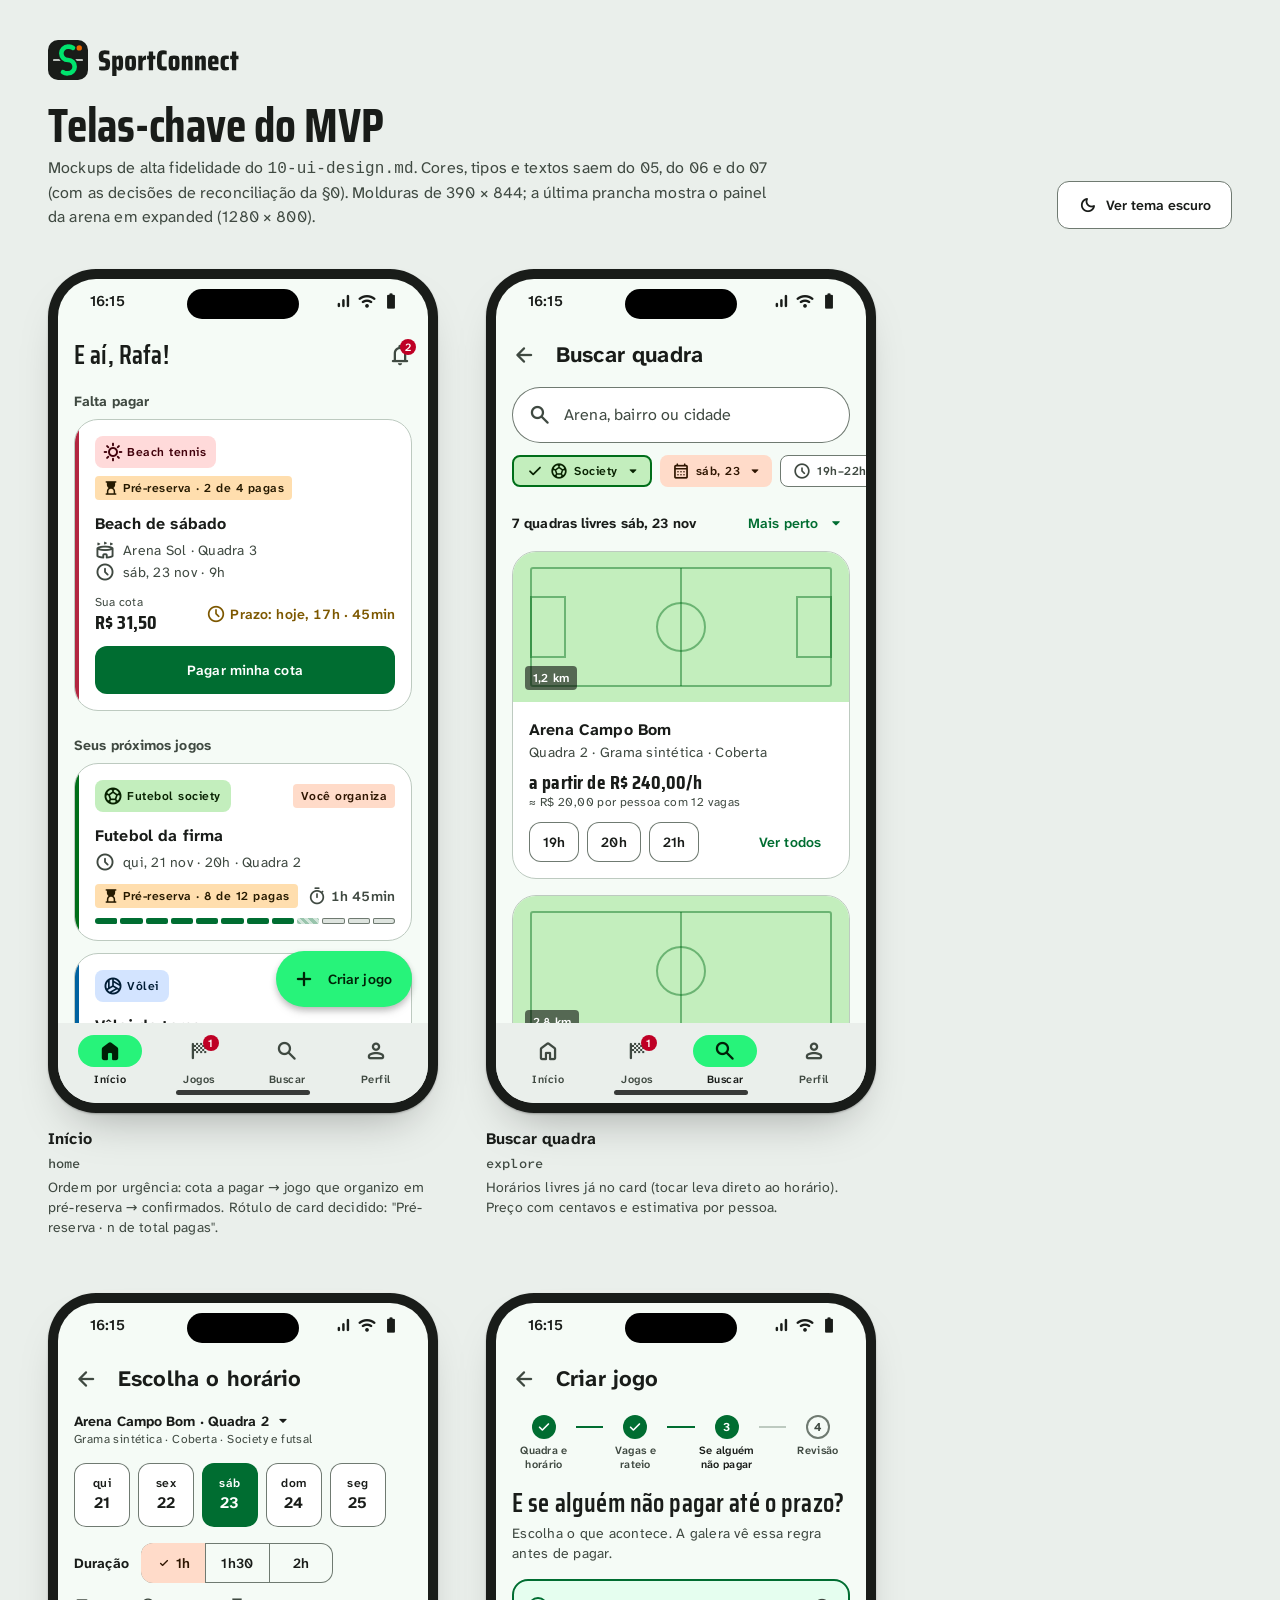
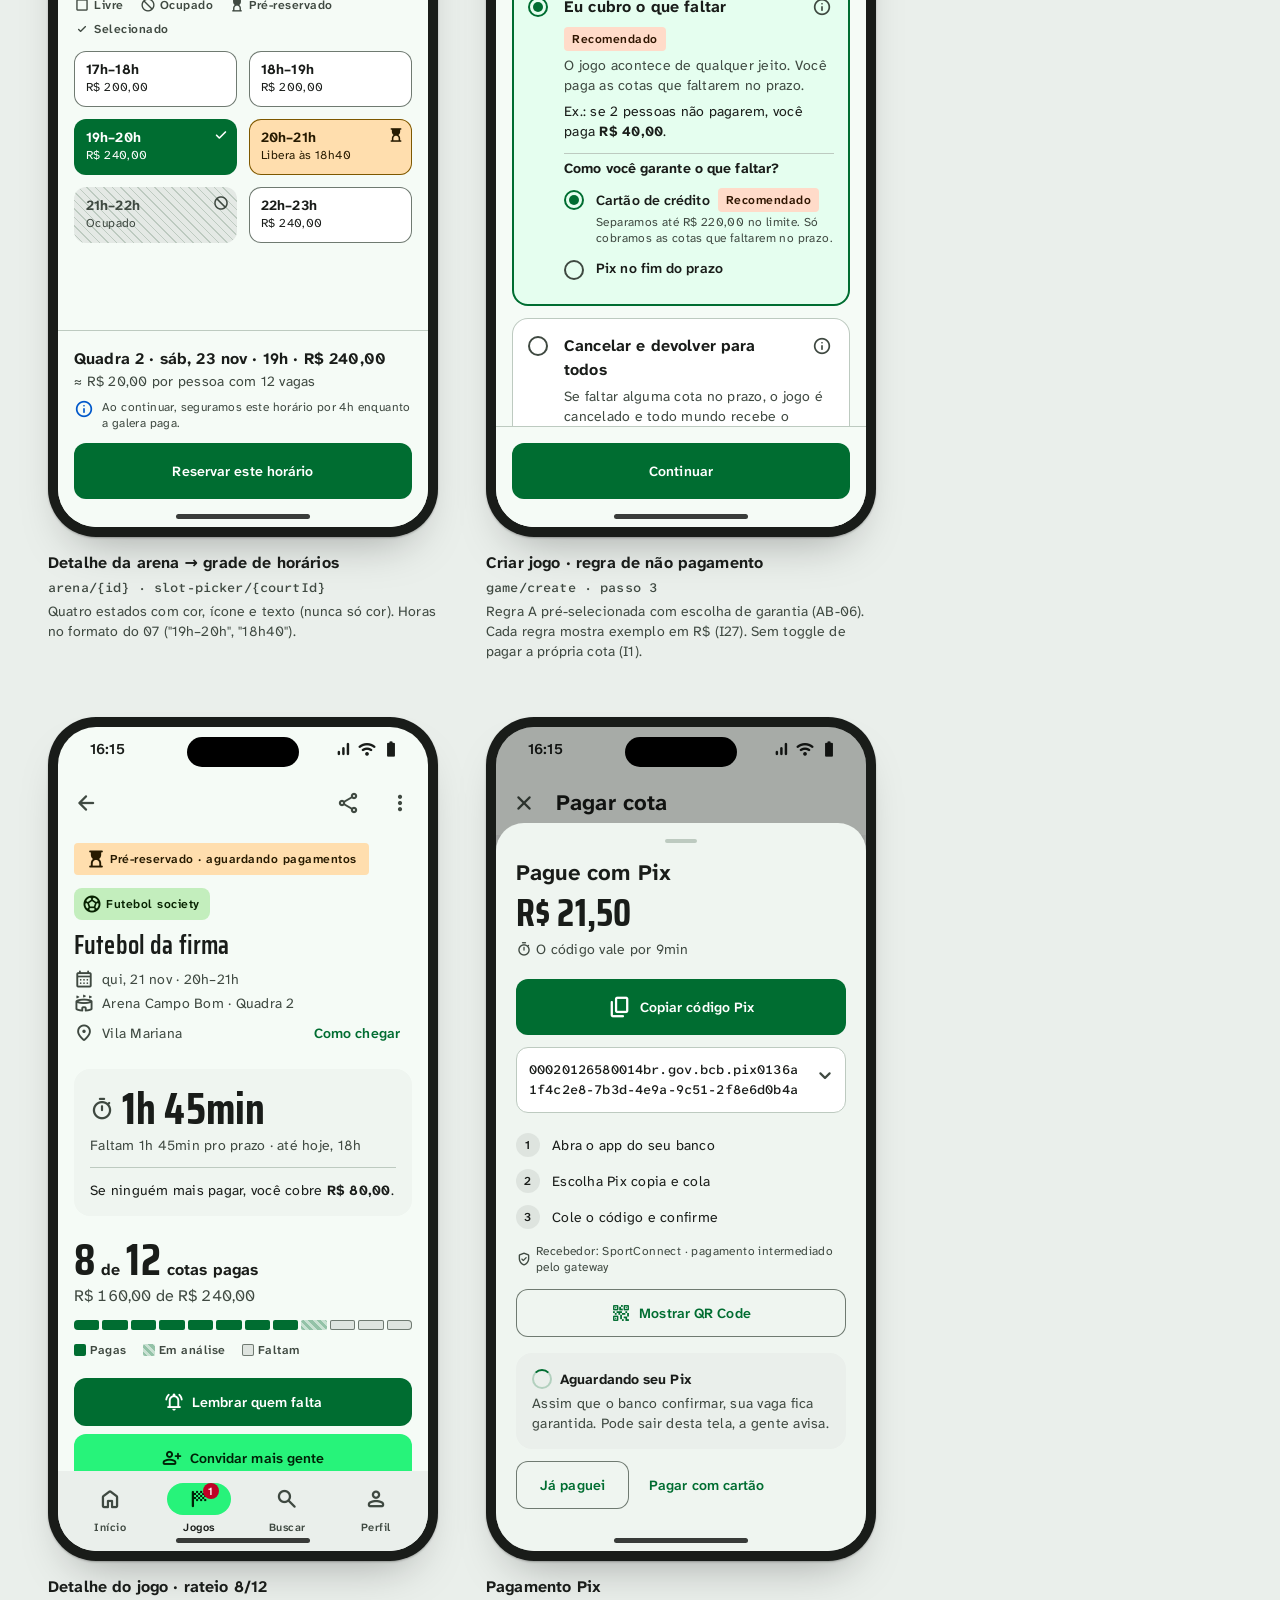
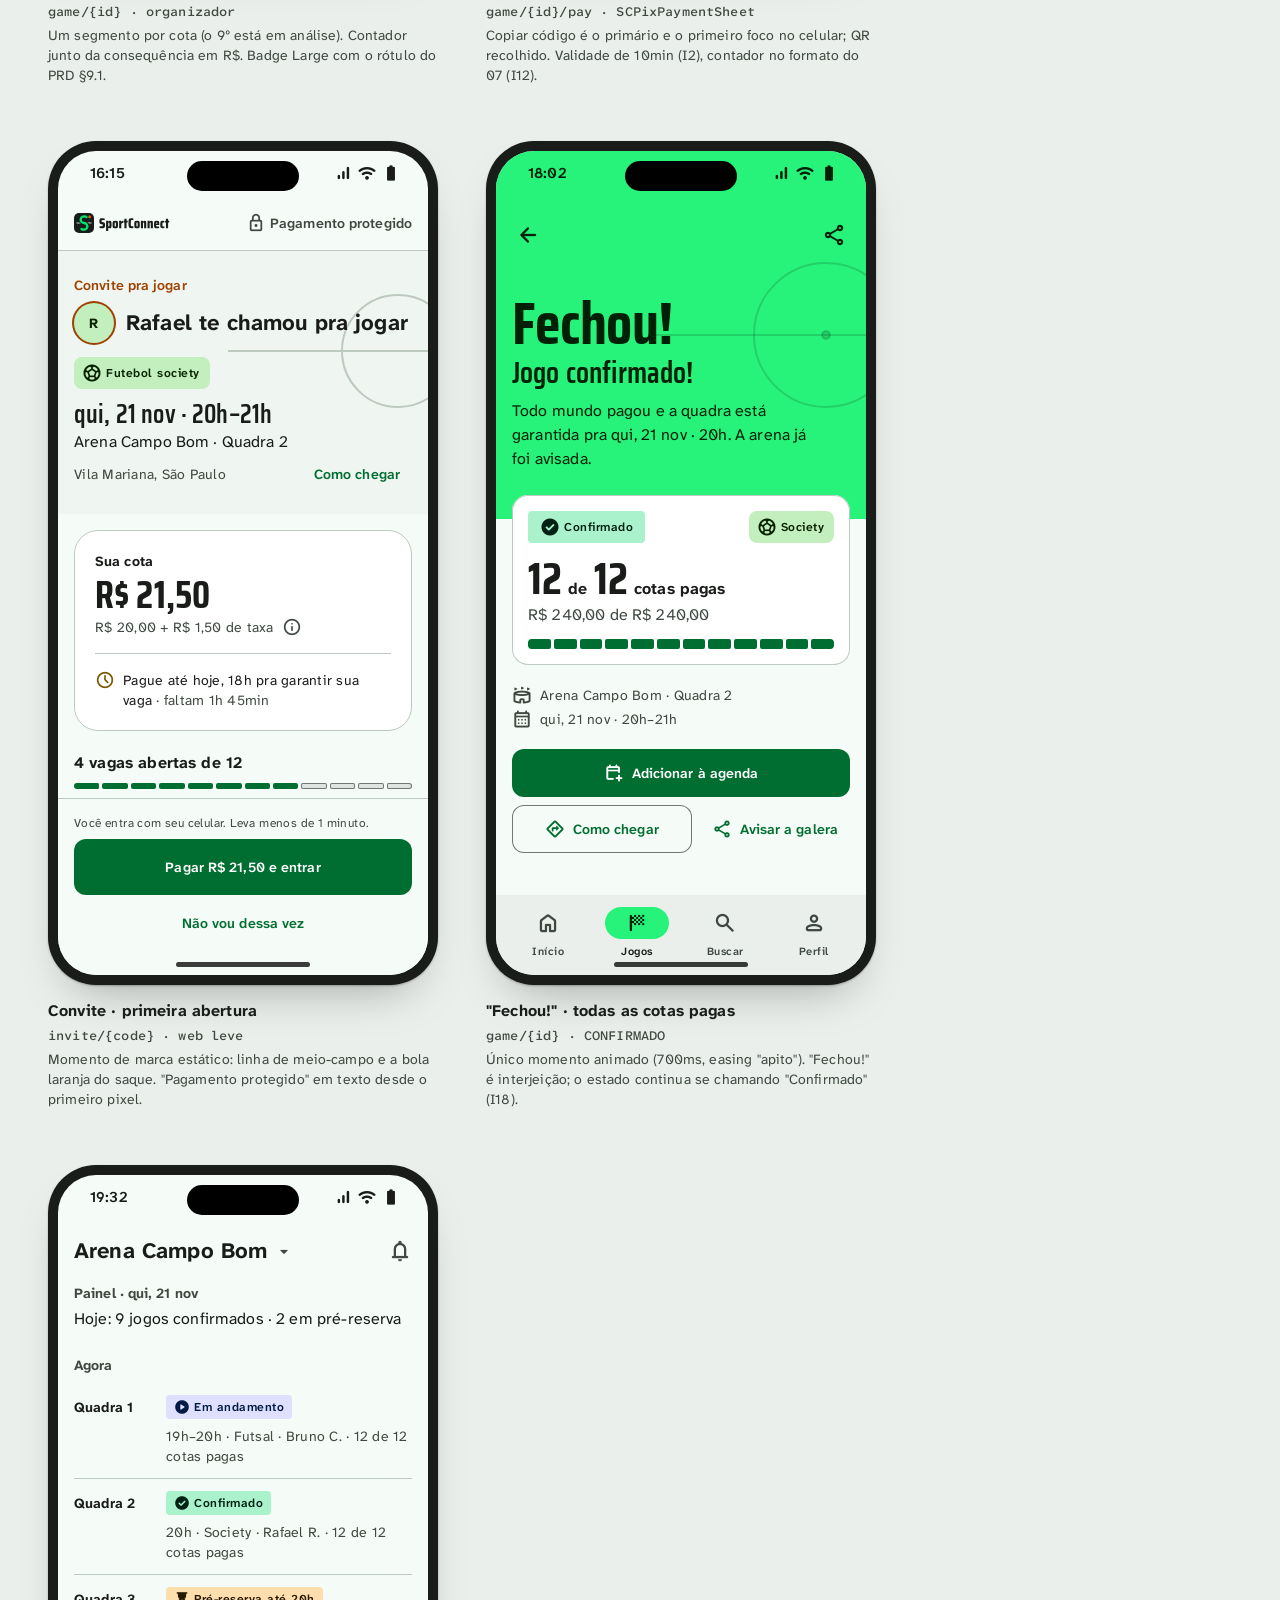
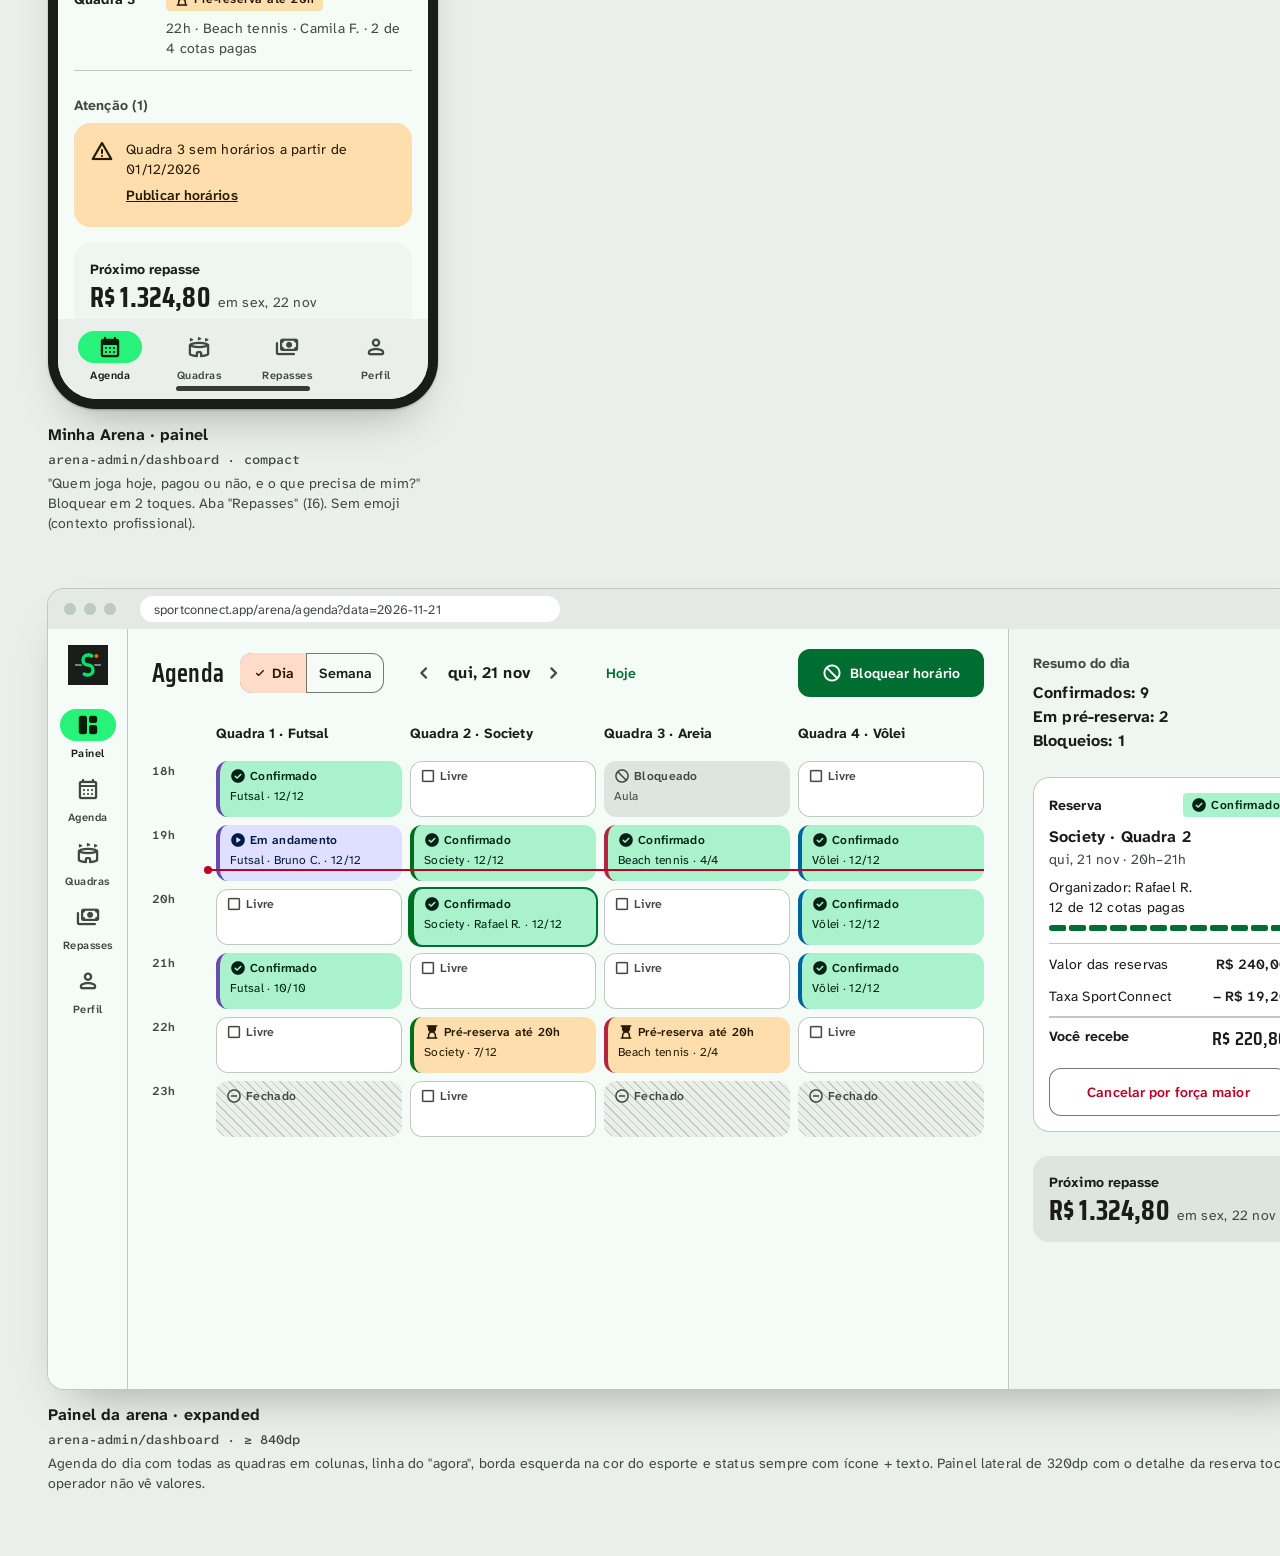
<file: docs/ui-mockups.html>
<!DOCTYPE html>
<html lang="pt-BR">
<head>
<meta charset="utf-8">
<meta name="viewport" content="width=device-width, initial-scale=1">
<title>SportConnect · Mockups das telas-chave do MVP</title>
<link rel="icon" href="assets/app-icon.svg" type="image/svg+xml">
<link rel="preconnect" href="https://fonts.googleapis.com">
<link rel="preconnect" href="https://fonts.gstatic.com" crossorigin>
<link href="https://fonts.googleapis.com/css2?family=Atkinson+Hyperlegible+Mono:wght@500&family=Atkinson+Hyperlegible+Next:wght@400;600;700&family=Saira+Condensed:wght@500;600;700;800&display=swap" rel="stylesheet">
<link href="https://fonts.googleapis.com/css2?family=Material+Symbols+Rounded:opsz,wght,FILL,GRAD@20..48,500,0..1,0&display=block" rel="stylesheet">
<style>
/* Tokens gerados por tools/design/gen_tokens.py (copiados de style-guide.html). Não editar à mão. */
:root, .t-light {
  --primary: #006D31;
  --onPrimary: #FFFFFF;
  --primaryContainer: #27F37A;
  --onPrimaryContainer: #002107;
  --inversePrimary: #00E46E;
  --secondary: #9E4200;
  --onSecondary: #FFFFFF;
  --secondaryContainer: #FFDBC9;
  --onSecondaryContainer: #2E1500;
  --tertiary: #0058CA;
  --onTertiary: #FFFFFF;
  --tertiaryContainer: #DFE0FF;
  --onTertiaryContainer: #001945;
  --error: #BF0025;
  --onError: #FFFFFF;
  --errorContainer: #FFDAD6;
  --onErrorContainer: #3F0400;
  --background: #F5FBF6;
  --onBackground: #191C19;
  --surface: #F5FBF6;
  --onSurface: #191C19;
  --surfaceVariant: #D9E6DB;
  --onSurfaceVariant: #3F4941;
  --surfaceTint: #006D31;
  --inverseSurface: #2D312E;
  --inverseOnSurface: #EDF2EE;
  --outline: #6F7A71;
  --outlineVariant: #BDCAC0;
  --scrim: #000000;
  --surfaceBright: #F5FBF6;
  --surfaceDim: #D6DBD7;
  --surfaceContainerLowest: #FFFFFF;
  --surfaceContainerLow: #EFF5F0;
  --surfaceContainer: #EAEFEB;
  --surfaceContainerHigh: #E4E9E5;
  --surfaceContainerHighest: #DEE4DF;
  --success: #006C47;
  --onSuccess: #FFFFFF;
  --successContainer: #A9F2CC;
  --onSuccessContainer: #002113;
  --warning: #7D5800;
  --onWarning: #FFFFFF;
  --warningContainer: #FFDEAE;
  --onWarningContainer: #261A00;
  --sp-futebol-society-container: #C3EEBD;
  --sp-futebol-society-oncontainer: #072100;
  --sp-futebol-society-accent: #006E19;
  --sp-futsal-container: #E9DDFF;
  --sp-futsal-oncontainer: #0C0961;
  --sp-futsal-accent: #664DAF;
  --sp-volei-container: #D3E4FF;
  --sp-volei-oncontainer: #001D35;
  --sp-volei-accent: #0062A0;
  --sp-volei-praia-container: #FCDFAA;
  --sp-volei-praia-oncontainer: #241A00;
  --sp-volei-praia-accent: #775A00;
  --sp-futevolei-container: #92F3F0;
  --sp-futevolei-oncontainer: #00201F;
  --sp-futevolei-accent: #006A69;
  --sp-beach-tennis-container: #FFDADA;
  --sp-beach-tennis-oncontainer: #41000B;
  --sp-beach-tennis-accent: #B22640;
  --sp-padel-container: #BEE9FF;
  --sp-padel-oncontainer: #001F2A;
  --sp-padel-accent: #006684;
  --sp-tenis-container: #E3E7AC;
  --sp-tenis-oncontainer: #1C1D00;
  --sp-tenis-accent: #586400;
  --sp-basquete-container: #FFDBC9;
  --sp-basquete-oncontainer: #2E1500;
  --sp-basquete-accent: #9D4404;
  --sp-handebol-container: #FFD8EB;
  --sp-handebol-oncontainer: #3D0028;
  --sp-handebol-accent: #A82879;
  --bk-aguardando-pagamento-bg: #FFDEAE;
  --bk-aguardando-pagamento-fg: #261A00;
  --bk-confirmado-bg: #A9F2CC;
  --bk-confirmado-fg: #002113;
  --bk-cancelado-bg: #FFDAD6;
  --bk-cancelado-fg: #3F0400;
  --bk-expirado-bg: #DEE4DF;
  --bk-expirado-fg: #3F4941;
  --bk-concluido-bg: #DFE0FF;
  --bk-concluido-fg: #001945;
  --slot-disponivel-bg: #FFFFFF;
  --slot-disponivel-fg: #191C19;
  --slot-disponivel-bd: #6F7A71;
  --slot-ocupado-bg: #E4E9E5;
  --slot-ocupado-fg: #3F4941;
  --slot-ocupado-bd: #E4E9E5;
  --slot-pre-reservado-bg: #FFDEAE;
  --slot-pre-reservado-fg: #261A00;
  --slot-pre-reservado-bd: #7D5800;
  --slot-selecionado-bg: #006D31;
  --slot-selecionado-fg: #FFFFFF;
  --slot-selecionado-bd: #006D31;
  color-scheme: light;
}
.t-dark {
  --primary: #00E46E;
  --onPrimary: #003916;
  --primaryContainer: #005323;
  --onPrimaryContainer: #64FF93;
  --inversePrimary: #006D31;
  --secondary: #FFB68E;
  --onSecondary: #532200;
  --secondaryContainer: #793100;
  --onSecondaryContainer: #FFDBC9;
  --tertiary: #BDC2FF;
  --onTertiary: #002D6E;
  --tertiaryContainer: #00429B;
  --onTertiaryContainer: #DFE0FF;
  --error: #FFB4AB;
  --onError: #68000F;
  --errorContainer: #93001A;
  --onErrorContainer: #FFDAD6;
  --background: #101411;
  --onBackground: #DEE4DF;
  --surface: #101411;
  --onSurface: #DEE4DF;
  --surfaceVariant: #3F4941;
  --onSurfaceVariant: #BDCAC0;
  --surfaceTint: #00E46E;
  --inverseSurface: #DEE4DF;
  --inverseOnSurface: #2D312E;
  --outline: #88948A;
  --outlineVariant: #3F4941;
  --scrim: #000000;
  --surfaceBright: #363A37;
  --surfaceDim: #101411;
  --surfaceContainerLowest: #0A100B;
  --surfaceContainerLow: #191C19;
  --surfaceContainer: #1D211D;
  --surfaceContainerHigh: #272B28;
  --surfaceContainerHighest: #323632;
  --success: #52DEA1;
  --onSuccess: #003823;
  --successContainer: #005235;
  --onSuccessContainer: #72FBBD;
  --warning: #FFBA28;
  --onWarning: #412D00;
  --warningContainer: #5E4100;
  --onWarningContainer: #FFDEAE;
  --sp-futebol-society-container: #005310;
  --sp-futebol-society-oncontainer: #9CF896;
  --sp-futebol-society-accent: #80DB7C;
  --sp-futsal-container: #4B3594;
  --sp-futsal-oncontainer: #E9DDFF;
  --sp-futsal-accent: #D2BBFF;
  --sp-volei-container: #004A7A;
  --sp-volei-oncontainer: #D3E4FF;
  --sp-volei-accent: #A2C9FF;
  --sp-volei-praia-container: #5A4300;
  --sp-volei-praia-oncontainer: #FFDEA2;
  --sp-volei-praia-accent: #EFC053;
  --sp-futevolei-container: #00504F;
  --sp-futevolei-oncontainer: #00FCF9;
  --sp-futevolei-accent: #00DDDB;
  --sp-beach-tennis-container: #91002B;
  --sp-beach-tennis-oncontainer: #FFDADA;
  --sp-beach-tennis-accent: #FFB3B5;
  --sp-padel-container: #004D65;
  --sp-padel-oncontainer: #BEE9FF;
  --sp-padel-accent: #6AD3FF;
  --sp-tenis-container: #424B00;
  --sp-tenis-oncontainer: #DFEB73;
  --sp-tenis-accent: #C2CF58;
  --sp-basquete-container: #793100;
  --sp-basquete-oncontainer: #FFDBC9;
  --sp-basquete-accent: #FFB68E;
  --sp-handebol-container: #8A005F;
  --sp-handebol-oncontainer: #FFD8EB;
  --sp-handebol-accent: #FFAED9;
  --bk-aguardando-pagamento-bg: #5E4100;
  --bk-aguardando-pagamento-fg: #FFDEAE;
  --bk-confirmado-bg: #005235;
  --bk-confirmado-fg: #72FBBD;
  --bk-cancelado-bg: #93001A;
  --bk-cancelado-fg: #FFDAD6;
  --bk-expirado-bg: #323632;
  --bk-expirado-fg: #BDCAC0;
  --bk-concluido-bg: #00429B;
  --bk-concluido-fg: #DFE0FF;
  --slot-disponivel-bg: #0A100B;
  --slot-disponivel-fg: #DEE4DF;
  --slot-disponivel-bd: #88948A;
  --slot-ocupado-bg: #272B28;
  --slot-ocupado-fg: #BDCAC0;
  --slot-ocupado-bd: #272B28;
  --slot-pre-reservado-bg: #5E4100;
  --slot-pre-reservado-fg: #FFDEAE;
  --slot-pre-reservado-bd: #FFBA28;
  --slot-selecionado-bg: #00E46E;
  --slot-selecionado-fg: #003916;
  --slot-selecionado-bd: #00E46E;
  color-scheme: dark;
}

:root {
  --fd: "Saira Condensed", "Roboto Condensed", sans-serif;
  --ft: "Atkinson Hyperlegible Next", Roboto, system-ui, sans-serif;
  --fm: "Atkinson Hyperlegible Mono", ui-monospace, monospace;
  --apito: cubic-bezier(.34,1.4,.64,1);
  --std: cubic-bezier(.2,0,0,1);
}
* { box-sizing: border-box; }
html, body { margin: 0; }
body { background: var(--surfaceContainer); color: var(--onSurface); font: 400 16px/24px var(--ft); letter-spacing: .15px; -webkit-font-smoothing: antialiased; }
.ms { font-family: "Material Symbols Rounded"; font-weight: normal; font-style: normal; font-size: 24px; line-height: 1; letter-spacing: normal; text-transform: none; display: inline-block; white-space: nowrap; direction: ltr; font-variation-settings: "FILL" 0, "wght" 500, "GRAD" 0, "opsz" 24; flex: none; -webkit-font-smoothing: antialiased; }
.ms.f { font-variation-settings: "FILL" 1, "wght" 500, "GRAD" 0, "opsz" 24; }
.ms.s16 { font-size: 16px; font-variation-settings: "FILL" 0, "wght" 500, "GRAD" 0, "opsz" 20; }
.ms.s20 { font-size: 20px; font-variation-settings: "FILL" 0, "wght" 500, "GRAD" 0, "opsz" 20; }
.ms.s16.f, .ms.s20.f { font-variation-settings: "FILL" 1, "wght" 500, "GRAD" 0, "opsz" 20; }

/* Tipografia (05 §5.2) */
.dl { font: 700 60px/64px var(--fd); letter-spacing: -.5px; }
.ds { font: 700 38px/44px var(--fd); }
.hl { font: 600 34px/40px var(--fd); }
.hm { font: 600 30px/36px var(--fd); }
.hs { font: 600 26px/32px var(--fd); }
.tl { font: 700 22px/28px var(--ft); }
.tm { font: 700 16px/24px var(--ft); letter-spacing: .15px; }
.ts { font: 700 14px/20px var(--ft); letter-spacing: .1px; }
.bl { font: 400 16px/24px var(--ft); letter-spacing: .15px; }
.bm { font: 400 14px/20px var(--ft); letter-spacing: .25px; }
.bs { font: 400 12px/16px var(--ft); letter-spacing: .4px; }
.ll { font: 600 14px/20px var(--ft); letter-spacing: .1px; }
.lm { font: 600 12px/16px var(--ft); letter-spacing: .5px; }
.lsm { font: 600 11px/16px var(--ft); letter-spacing: .5px; }
.nscore { font: 700 44px/48px var(--fd); font-feature-settings: "tnum"; }
.nprice { font: 700 28px/32px var(--fd); font-feature-settings: "tnum"; }
.nprice20 { font: 700 20px/24px var(--fd); font-feature-settings: "tnum"; }
.pixcode { font: 500 13px/20px var(--fm); }
.tnum { font-feature-settings: "tnum"; }
.v { color: var(--onSurfaceVariant); }
.pri { color: var(--primary); }
.m0 { margin: 0; }

/* ---------- Página (prancha) ---------- */
.board-head { max-width: 1840px; margin: 0 auto; padding: 40px 48px 8px; display: flex; gap: 32px; align-items: flex-end; justify-content: space-between; flex-wrap: wrap; }
.board-head img { height: 40px; display: block; }
.board-head h1 { font: 700 48px/52px var(--fd); margin: 20px 0 4px; letter-spacing: -.25px; }
.board-head p { margin: 0; max-width: 72ch; color: var(--onSurfaceVariant); }
.toggle { display: inline-flex; align-items: center; gap: 8px; height: 48px; padding: 0 20px; border-radius: 12px; border: 1px solid var(--outline); background: var(--surfaceContainerLowest); color: var(--onSurface); font: 600 14px/20px var(--ft); cursor: pointer; }
.toggle:focus-visible, button:focus-visible, a:focus-visible { outline: 2px solid var(--primary); outline-offset: 2px; }
.t-dark .board-head .logo-light { display: none; }
.board-head .logo-dark { display: none; }
.t-dark .board-head .logo-dark { display: block; }
.board { max-width: 1840px; margin: 0 auto; padding: 32px 48px 64px; display: flex; flex-wrap: wrap; gap: 56px 48px; }
figure.shot { margin: 0; display: flex; flex-direction: column; gap: 14px; }
figure.shot figcaption { max-width: 390px; }
figure.shot figcaption b { display: block; font: 700 16px/24px var(--ft); }
figure.shot figcaption code { font: 500 13px/20px var(--fm); color: var(--onSurfaceVariant); }
figure.shot figcaption span { display: block; color: var(--onSurfaceVariant); font: 400 14px/20px var(--ft); margin-top: 2px; }
.wide { flex-basis: 100%; }

/* ---------- Moldura de celular 390 × 844 ---------- */
.phone { width: 390px; height: 844px; border-radius: 48px; background: #191C19; padding: 10px; box-shadow: 0 1px 2px rgba(0,0,0,.25), 0 24px 48px -24px rgba(0,0,0,.35); flex: none; }
.screen { position: relative; width: 370px; height: 824px; border-radius: 38px; overflow: hidden; background: var(--surface); color: var(--onSurface); display: flex; flex-direction: column; }
.sbar { height: 44px; flex: none; display: flex; align-items: center; justify-content: space-between; padding: 0 28px 0 32px; font: 600 15px/1 var(--ft); color: var(--onSurface); }
.sbar .icons { display: flex; gap: 6px; align-items: center; }
.sbar .icons .ms { font-size: 18px; }
.island { position: absolute; top: 10px; left: 50%; transform: translateX(-50%); width: 112px; height: 30px; background: #000; border-radius: 16px; z-index: 30; }
.body { flex: 1; overflow: hidden; position: relative; }
.pad { padding: 0 16px; }
.gesture { position: absolute; bottom: 8px; left: 50%; transform: translateX(-50%); width: 134px; height: 5px; border-radius: 3px; background: var(--onSurface); opacity: .85; z-index: 40; }

/* Top bar */
.topbar { height: 64px; display: flex; align-items: center; gap: 4px; padding: 0 4px; flex: none; }
.topbar .title { flex: 1; font: 700 22px/28px var(--ft); padding-left: 4px; white-space: nowrap; overflow: hidden; text-overflow: ellipsis; }
.iconbtn { width: 48px; height: 48px; border-radius: 9999px; display: grid; place-items: center; color: var(--onSurfaceVariant); position: relative; }
.iconbtn .dot { position: absolute; top: 8px; right: 8px; min-width: 16px; height: 16px; padding: 0 4px; border-radius: 8px; background: var(--error); color: var(--onError); font: 600 11px/16px var(--ft); text-align: center; }

/* Botões (06 §5.1) */
.btn { display: inline-flex; align-items: center; justify-content: center; gap: 8px; height: 48px; padding: 0 24px; border-radius: 12px; font: 600 14px/20px var(--ft); letter-spacing: .1px; border: 0; white-space: nowrap; }
.btn.lg { height: 56px; }
.btn.sm { height: 40px; padding: 0 16px; }
.btn.full { display: flex; width: 100%; }
.btn.primary { background: var(--primary); color: var(--onPrimary); }
.btn.tonal { background: var(--primaryContainer); color: var(--onPrimaryContainer); }
.btn.secondary { background: transparent; color: var(--primary); box-shadow: inset 0 0 0 1px var(--outline); }
.btn.text { background: transparent; color: var(--primary); padding: 0 12px; }
.btn.text.err { color: var(--error); }
.btn .ms { font-size: 20px; }
.btn.lg .ms { font-size: 24px; }

/* Badges (06 §5.4, 05 §3.8) */
.badge { display: inline-flex; align-items: center; gap: 4px; height: 24px; padding: 0 8px; border-radius: 4px; font: 600 12px/16px var(--ft); letter-spacing: .5px; white-space: nowrap; }
.badge .ms { font-size: 16px; }
.badge.lg { height: 32px; padding: 0 12px; }
.badge.lg .ms { font-size: 20px; }
.b-wait { background: var(--bk-aguardando-pagamento-bg); color: var(--bk-aguardando-pagamento-fg); }
.b-ok { background: var(--bk-confirmado-bg); color: var(--bk-confirmado-fg); }
.b-run { background: var(--tertiaryContainer); color: var(--onTertiaryContainer); }
.b-block { background: var(--surfaceContainerHighest); color: var(--onSurfaceVariant); }
.tag-org { display: inline-flex; align-items: center; height: 24px; padding: 0 8px; border-radius: 4px; background: var(--secondaryContainer); color: var(--onSecondaryContainer); font: 600 12px/16px var(--ft); letter-spacing: .5px; }

/* Chips de esporte (06 §5.3) */
.chip { display: inline-flex; align-items: center; gap: 4px; height: 32px; padding: 0 10px 0 8px; border-radius: 8px; font: 600 12px/16px var(--ft); letter-spacing: .5px; white-space: nowrap; }
.chip .ms { font-size: 20px; }
.sp-soc { background: var(--sp-futebol-society-container); color: var(--sp-futebol-society-oncontainer); }
.sp-bt { background: var(--sp-beach-tennis-container); color: var(--sp-beach-tennis-oncontainer); }
.sp-vol { background: var(--sp-volei-container); color: var(--sp-volei-oncontainer); }
.sp-fs { background: var(--sp-futsal-container); color: var(--sp-futsal-oncontainer); }
.fchip { display: inline-flex; align-items: center; gap: 6px; height: 32px; padding: 0 8px 0 12px; border-radius: 8px; border: 1px solid var(--outline); background: var(--surfaceContainerLowest); color: var(--onSurfaceVariant); font: 600 12px/16px var(--ft); letter-spacing: .5px; white-space: nowrap; flex: none; }
.fchip.on { background: var(--sp-futebol-society-container); color: var(--sp-futebol-society-oncontainer); border: 2px solid var(--sp-futebol-society-accent); }
.fchip.plain.on { background: var(--secondaryContainer); color: var(--onSecondaryContainer); border: 0; }
.fchip .ms { font-size: 18px; }

/* Cards */
.gcard { position: relative; background: var(--surfaceContainerLowest); border: 1px solid var(--outlineVariant); border-radius: 24px; padding: 16px 16px 16px 20px; overflow: hidden; }
.gcard::before { content: ""; position: absolute; left: 0; top: 0; bottom: 0; width: 4px; background: var(--acc, var(--sp-futebol-society-accent)); }
.row { display: flex; align-items: center; gap: 8px; }
.between { display: flex; align-items: center; justify-content: space-between; gap: 8px; }
.meta { display: flex; align-items: center; gap: 8px; color: var(--onSurfaceVariant); font: 400 14px/20px var(--ft); letter-spacing: .25px; }
.meta .ms { font-size: 20px; }
.sec { font: 700 14px/20px var(--ft); letter-spacing: .1px; color: var(--onSurfaceVariant); margin: 24px 0 8px; }

/* Rateio (06 §5.8) */
.track { display: flex; gap: 3px; height: 10px; }
.track.c { height: 6px; }
.track i { flex: 1; border-radius: 2px; background: var(--surfaceContainerHighest); box-shadow: inset 0 0 0 1px var(--outline); }
.track i:first-child { border-top-left-radius: 4px; border-bottom-left-radius: 4px; }
.track i:last-child { border-top-right-radius: 4px; border-bottom-right-radius: 4px; }
.track i.p { background: var(--primary); box-shadow: none; }
.track i.pr { box-shadow: none; background: repeating-linear-gradient(45deg, color-mix(in srgb, var(--primary) 40%, transparent) 0 3px, color-mix(in srgb, var(--primary) 18%, transparent) 3px 6px); }
.legend { display: flex; gap: 16px; flex-wrap: wrap; font: 600 12px/16px var(--ft); letter-spacing: .5px; color: var(--onSurfaceVariant); }
.legend span { display: inline-flex; align-items: center; gap: 4px; }
.legend i { width: 12px; height: 12px; border-radius: 2px; display: inline-block; }

/* Bottom nav (06 §5.15) */
.bnav { height: 80px; flex: none; background: var(--surfaceContainer); display: flex; padding: 12px 8px 16px; }
.bnav a { flex: 1; display: flex; flex-direction: column; align-items: center; gap: 4px; color: var(--onSurfaceVariant); font: 600 11px/16px var(--ft); letter-spacing: .5px; text-decoration: none; }
.bnav .ind { width: 64px; height: 32px; border-radius: 9999px; display: grid; place-items: center; position: relative; }
.bnav a.on { color: var(--onSurface); }
.bnav a.on .ind { background: var(--primaryContainer); color: var(--onPrimaryContainer); }
.bnav .bdg { position: absolute; top: 0; left: 36px; min-width: 16px; height: 16px; padding: 0 4px; border-radius: 8px; background: var(--error); color: var(--onError); font: 600 11px/16px var(--ft); text-align: center; }

/* FAB */
.fab { position: absolute; right: 16px; bottom: 96px; height: 56px; padding: 0 20px 0 16px; border-radius: 9999px; background: var(--primaryContainer); color: var(--onPrimaryContainer); display: inline-flex; align-items: center; gap: 12px; font: 600 14px/20px var(--ft); box-shadow: 0 3px 6px rgba(0,0,0,.18), 0 6px 12px -4px rgba(0,0,0,.18); z-index: 5; }

/* Rodapé fixo */
.foot { position: absolute; left: 0; right: 0; bottom: 0; background: var(--surface); border-top: 1px solid var(--outlineVariant); padding: 16px 16px 28px; z-index: 6; }

/* Contador */
.timer-warn { color: var(--warning); }
.timer-chip { display: inline-flex; align-items: center; gap: 4px; font: 600 14px/20px var(--ft); font-feature-settings: "tnum"; }

/* Participantes */
.prow { height: 64px; display: flex; align-items: center; gap: 16px; }
.prow.self { background: var(--surfaceContainerLow); margin: 0 -16px; padding: 0 16px; }
.av { width: 40px; height: 40px; border-radius: 9999px; display: grid; place-items: center; font: 700 14px/1 var(--ft); flex: none; background: var(--sp-futebol-society-container); color: var(--sp-futebol-society-oncontainer); }
.av.sm { width: 32px; height: 32px; font-size: 12px; }
.av.open { background: transparent; border: 1.5px dashed var(--outline); color: var(--onSurfaceVariant); }
.prow .who { flex: 1; min-width: 0; }
.st { display: flex; align-items: center; gap: 4px; font: 400 12px/16px var(--ft); letter-spacing: .4px; color: var(--onSurfaceVariant); }
.st .ms { font-size: 16px; }
.st.ok { color: var(--success); }
.st.wait { color: var(--warning); }

/* Slots (06 §5.7, 05 §3.9) */
.slots { display: grid; grid-template-columns: 1fr 1fr; gap: 12px; }
.slot { position: relative; min-height: 56px; border-radius: 12px; padding: 8px 12px; background: var(--slot-disponivel-bg); color: var(--slot-disponivel-fg); box-shadow: inset 0 0 0 1px var(--slot-disponivel-bd); }
.slot .ms { position: absolute; top: 8px; right: 8px; font-size: 16px; }
.slot.busy { background: var(--slot-ocupado-bg) repeating-linear-gradient(45deg, var(--outlineVariant) 0 1px, transparent 1px 6px); color: var(--slot-ocupado-fg); box-shadow: none; }
.slot.busy { background-color: var(--slot-ocupado-bg); }
.slot.hold { background: var(--slot-pre-reservado-bg); color: var(--slot-pre-reservado-fg); box-shadow: inset 0 0 0 1px var(--slot-pre-reservado-bd); }
.slot.sel { background: var(--slot-selecionado-bg); color: var(--slot-selecionado-fg); box-shadow: none; }
.days { display: flex; gap: 8px; overflow: hidden; }
.day { width: 56px; height: 64px; flex: none; border-radius: 12px; display: flex; flex-direction: column; align-items: center; justify-content: center; background: var(--surfaceContainerLowest); box-shadow: inset 0 0 0 1px var(--outline); }
.day.on { background: var(--primary); color: var(--onPrimary); box-shadow: none; }
.segm { display: inline-flex; height: 40px; border-radius: 12px; box-shadow: inset 0 0 0 1px var(--outline); overflow: hidden; }
.segm > span { min-width: 64px; padding: 0 12px; display: inline-flex; align-items: center; justify-content: center; gap: 4px; font: 600 14px/20px var(--ft); }
.segm > span + span { border-left: 1px solid var(--outline); }
.segm > span.on { background: var(--secondaryContainer); color: var(--onSecondaryContainer); }

/* Stepper (criar jogo) */
.stepper { display: flex; align-items: flex-start; padding: 4px 16px 0; }
.stepper .st-i { display: flex; flex-direction: column; align-items: center; gap: 4px; width: 64px; flex: none; text-align: center; }
.stepper .st-c { width: 24px; height: 24px; border-radius: 9999px; display: grid; place-items: center; font: 700 12px/1 var(--ft); background: var(--primary); color: var(--onPrimary); }
.stepper .st-c.todo { background: transparent; box-shadow: inset 0 0 0 2px var(--outline); color: var(--onSurfaceVariant); }
.stepper .st-c .ms { font-size: 16px; }
.stepper .ln { flex: 1; height: 2px; background: var(--primary); margin-top: 11px; }
.stepper .ln.todo { background: var(--outlineVariant); }
.stepper .lab { font: 600 11px/14px var(--ft); letter-spacing: .3px; color: var(--onSurfaceVariant); }
.stepper .lab.cur { color: var(--onSurface); }
.rule { position: relative; border-radius: 16px; background: var(--surfaceContainerLowest); box-shadow: inset 0 0 0 1px var(--outlineVariant); padding: 16px 16px 16px 52px; }
.rule.on { box-shadow: inset 0 0 0 2px var(--primary); background: color-mix(in srgb, var(--primaryContainer) 12%, var(--surfaceContainerLowest)); }
.radio { position: absolute; left: 16px; top: 18px; width: 20px; height: 20px; border-radius: 9999px; box-shadow: inset 0 0 0 2px var(--onSurfaceVariant); }
.radio.on { box-shadow: inset 0 0 0 2px var(--primary); }
.radio.on::after { content: ""; position: absolute; inset: 5px; border-radius: 9999px; background: var(--primary); }
.radio.in { position: relative; left: auto; top: auto; flex: none; margin-top: 2px; }
.rule .info { position: absolute; right: 4px; top: 4px; }
.sub-opt { display: flex; gap: 12px; padding: 10px 0; }
.chip-rec { display: inline-flex; height: 24px; align-items: center; padding: 0 8px; border-radius: 4px; background: var(--secondaryContainer); color: var(--onSecondaryContainer); font: 600 12px/16px var(--ft); letter-spacing: .5px; }

/* Pix */
.scrim { position: absolute; inset: 0; background: rgba(0,0,0,.32); z-index: 10; }
.sheet { position: absolute; left: 0; right: 0; bottom: 0; top: 96px; background: var(--surfaceContainerLow); border-radius: 28px 28px 0 0; z-index: 11; padding: 16px 20px 0; overflow: hidden; }
.handle { width: 32px; height: 4px; border-radius: 2px; background: var(--outlineVariant); margin: 0 auto 16px; }
.codebox { display: flex; gap: 4px; align-items: flex-start; background: var(--surfaceContainerLowest); border: 1px solid var(--outlineVariant); border-radius: 12px; padding: 12px 4px 12px 12px; }
.codebox .pixcode { flex: 1; word-break: break-all; max-height: 40px; overflow: hidden; }
.steps { list-style: none; counter-reset: s; margin: 0; padding: 0; display: grid; gap: 4px; }
.steps li { counter-increment: s; display: flex; align-items: center; gap: 12px; min-height: 32px; font: 400 14px/20px var(--ft); letter-spacing: .25px; }
.steps li::before { content: counter(s); width: 24px; height: 24px; border-radius: 9999px; display: grid; place-items: center; background: var(--surfaceContainerHighest); font: 600 12px/1 var(--ft); flex: none; }
.status-box { background: var(--surfaceContainer); border-radius: 16px; padding: 16px; }
.spin { width: 20px; height: 20px; border-radius: 9999px; border: 2.5px solid color-mix(in srgb, var(--primary) 24%, transparent); border-top-color: var(--primary); flex: none; }

/* Convite */
.web-top { height: 56px; flex: none; display: flex; align-items: center; justify-content: space-between; padding: 0 16px; border-bottom: 1px solid var(--outlineVariant); background: var(--surface); }
.web-top img { height: 20px; display: block; }
.hero { position: relative; background: var(--surfaceContainerLow); padding: 24px 16px 20px; overflow: hidden; }
.hero svg.court { position: absolute; right: -60px; top: -10px; width: 260px; height: 220px; }
.share-card { background: var(--surfaceContainerLowest); border: 1px solid var(--outlineVariant); border-radius: 24px; padding: 20px; }
.hr { height: 1px; background: var(--outlineVariant); margin: 16px 0; }

/* Celebração */
.celebrate { position: relative; background: var(--primaryContainer); color: var(--onPrimaryContainer); padding: 8px 16px 48px; overflow: hidden; }
.celebrate svg.court { position: absolute; right: -90px; top: -30px; width: 300px; height: 300px; }
.lift { margin: -24px 16px 0; position: relative; background: var(--surfaceContainerLowest); border-radius: 16px; padding: 16px; box-shadow: inset 0 0 0 1px var(--outlineVariant); }

/* Arena */
.now-row { display: flex; gap: 12px; padding: 12px 0; border-bottom: 1px solid var(--outlineVariant); }
.now-row:last-child { border-bottom: 0; }
.now-row .court { width: 80px; flex: none; font: 700 14px/20px var(--ft); padding-top: 2px; }
.alert { display: flex; gap: 12px; align-items: flex-start; background: var(--warningContainer); color: var(--onWarningContainer); border-radius: 16px; padding: 16px; }

/* Desktop expanded */
.desk { width: 1280px; height: 800px; border-radius: 16px; overflow: hidden; background: var(--surface); box-shadow: 0 0 0 1px var(--outlineVariant), 0 24px 48px -24px rgba(0,0,0,.35); display: flex; flex-direction: column; }
.chrome { height: 40px; flex: none; background: var(--surfaceContainerHigh); display: flex; align-items: center; gap: 8px; padding: 0 16px; }
.chrome i { width: 12px; height: 12px; border-radius: 9999px; background: var(--outlineVariant); display: inline-block; }
.chrome .url { margin-left: 16px; height: 26px; border-radius: 13px; background: var(--surfaceContainerLowest); padding: 0 14px; display: inline-flex; align-items: center; font: 400 13px/1 var(--ft); color: var(--onSurfaceVariant); min-width: 420px; }
.desk-main { flex: 1; display: flex; min-height: 0; }
.rail { width: 80px; flex: none; background: var(--surface); display: flex; flex-direction: column; align-items: center; gap: 12px; padding: 16px 0; border-right: 1px solid var(--outlineVariant); }
.rail a { display: flex; flex-direction: column; align-items: center; gap: 4px; color: var(--onSurfaceVariant); font: 600 11px/16px var(--ft); letter-spacing: .5px; text-decoration: none; width: 80px; }
.rail .ind { width: 56px; height: 32px; border-radius: 9999px; display: grid; place-items: center; }
.rail a.on { color: var(--onSurface); }
.rail a.on .ind { background: var(--primaryContainer); color: var(--onPrimaryContainer); }
.rail .logo { width: 40px; height: 40px; margin-bottom: 12px; }
.agenda { flex: 1; padding: 20px 24px 0; display: flex; flex-direction: column; min-width: 0; }
.grid { display: grid; grid-template-columns: 56px repeat(4, 1fr); column-gap: 8px; }
.grid .h { height: 48px; display: flex; align-items: center; font: 700 14px/20px var(--ft); position: sticky; top: 0; }
.grid .t { height: 64px; font: 600 12px/16px var(--ft); color: var(--onSurfaceVariant); padding-top: 6px; font-feature-settings: "tnum"; }
.cell { height: 64px; padding: 4px 0; }
.cell > div { height: 56px; border-radius: 12px; padding: 7px 10px; position: relative; overflow: hidden; }
.cell .l1 { display: flex; align-items: center; gap: 4px; font: 600 12px/16px var(--ft); letter-spacing: .3px; white-space: nowrap; }
.cell .l1 .ms { font-size: 16px; }
.cell .l2 { font: 400 12px/16px var(--ft); letter-spacing: .3px; margin-top: 4px; white-space: nowrap; overflow: hidden; text-overflow: ellipsis; }
.c-free { box-shadow: inset 0 0 0 1px var(--outlineVariant); background: var(--surfaceContainerLowest); color: var(--onSurfaceVariant); }
.c-free { background-image: none; }
.c-ok { background: var(--bk-confirmado-bg); color: var(--bk-confirmado-fg); border-left: 4px solid var(--acc); }
.c-run { background: var(--tertiaryContainer); color: var(--onTertiaryContainer); border-left: 4px solid var(--acc); }
.c-hold { background: var(--slot-pre-reservado-bg); color: var(--slot-pre-reservado-fg); border-left: 4px solid var(--acc); }
.c-block { background: var(--surfaceContainerHighest); color: var(--onSurfaceVariant); }
.c-closed { background: var(--surfaceContainer) repeating-linear-gradient(45deg, var(--outlineVariant) 0 1px, transparent 1px 6px); color: var(--onSurfaceVariant); }
.c-sel { box-shadow: 0 0 0 2px var(--primary); }
.side { width: 320px; flex: none; background: var(--surfaceContainerLow); border-left: 1px solid var(--outlineVariant); padding: 24px; display: flex; flex-direction: column; gap: 24px; overflow: hidden; }
.nowline { position: absolute; left: 56px; right: 0; height: 2px; background: var(--error); z-index: 3; }
.nowline::before { content: ""; position: absolute; left: -4px; top: -3px; width: 8px; height: 8px; border-radius: 9999px; background: var(--error); }
.kv { display: flex; justify-content: space-between; gap: 8px; font: 400 14px/20px var(--ft); letter-spacing: .25px; padding: 6px 0; }
.kv b { font-weight: 600; font-feature-settings: "tnum"; }

/* Fotos placeholder de arena (05 §8) */
.ph { position: relative; background: var(--sp-futebol-society-container); overflow: hidden; }
.ph svg { position: absolute; inset: 0; width: 100%; height: 100%; }
.distance { position: absolute; left: 12px; bottom: 12px; height: 24px; padding: 0 8px; border-radius: 4px; background: rgba(0,0,0,.56); color: #fff; font: 600 12px/24px var(--ft); }

@media (prefers-reduced-motion: no-preference) {
  .track i.p.last { animation: fill 300ms var(--apito) both; transform-origin: left; }
  @keyframes fill { from { transform: scaleX(0); } to { transform: scaleX(1); } }
}
</style>
</head>
<body>
<header class="board-head">
  <div>
    <svg class="logo-inline" style="height:40px;width:auto;display:block;color:var(--onSurface)" xmlns="http://www.w3.org/2000/svg" viewBox="0 0 310 64" width="310" height="64" role="img" aria-label="SportConnect">
  <title>SportConnect</title>
  <!-- Símbolo "Quique": S traçado por duas metades do círculo central da quadra, cruzando a linha de meio; a bola laranja marca o saque. Grade 48u, escala 64/48. -->
  <g transform="scale(1.3333)">
    <rect width="48" height="48" rx="12" fill="#191C19"/>
    <line x1="7" y1="24" x2="41" y2="24" stroke="#F5FBF6" stroke-width="2" stroke-linecap="round"/>
    <path d="M30 9.5A8 7.25 0 0 0 24 8A8 8 0 0 0 24 24A8 8 0 0 1 24 40A8 7.25 0 0 1 18 38.5" fill="none" stroke="#191C19" stroke-width="9.5" stroke-linecap="round"/>
    <path d="M30 9.5A8 7.25 0 0 0 24 8A8 8 0 0 0 24 24A8 8 0 0 1 24 40A8 7.25 0 0 1 18 38.5" fill="none" stroke="#00E46E" stroke-width="5.5" stroke-linecap="round"/>
    <circle cx="37.5" cy="9.5" r="3.25" fill="#EE6800"/>
  </g>
  <path fill="currentColor" d="M81.794 48.04V42.244Q85.98 42.566 88.188 42.566Q89.706 42.566 90.44200000000001 42.451Q91.178 42.336 91.5 41.922Q91.822 41.6 91.914 41.048Q92.006 40.496 92.006 39.438Q92.006 37.92 91.845 37.275999999999996Q91.684 36.632 91.132 36.333Q90.58 36.034 89.246 35.804L85.244 35.068Q82.944 34.7 82.07 32.469Q81.196 30.238 81.196 26.19Q81.196 22.142 82.392 20.026Q83.588 17.91 85.612 17.197000000000003Q87.636 16.484 90.764 16.484Q94.26 16.484 98.21600000000001 17.312V23.108Q95.87 22.786 92.604 22.786Q91.03999999999999 22.786 90.304 22.878Q89.568 22.97 89.2 23.292Q88.832 23.568 88.69399999999999 24.166Q88.556 24.764 88.556 25.914Q88.556 27.156 88.67099999999999 27.708Q88.786 28.26 89.17699999999999 28.513Q89.568 28.766000000000002 90.488 28.95L94.26 29.64Q95.824 29.962 96.905 30.628999999999998Q97.986 31.296 98.63 32.998000000000005Q99.366 34.93 99.366 38.38Q99.366 42.934 98.239 45.211Q97.112 47.488 95.226 48.178Q93.34 48.868 90.258 48.868Q88.096 48.868 85.79599999999999 48.638000000000005Q83.496 48.408 81.794 48.04Z M102.756 25.04H109.334L109.518 27.708000000000002H109.932Q110.438 26.052 111.68 25.362000000000002Q112.922 24.672 114.532 24.672Q116.694 24.672 117.91300000000001 25.707Q119.132 26.742 119.684 29.318Q120.23599999999999 31.894000000000002 120.23599999999999 36.724000000000004Q120.23599999999999 41.416 119.72999999999999 44.015Q119.22399999999999 46.614 118.005 47.741Q116.786 48.868 114.578 48.868Q112.87599999999999 48.868 111.726 48.201Q110.576 47.534 109.978 46.062H109.61V57.608000000000004H102.756ZM113.428 36.769999999999996Q113.428 33.596000000000004 113.31299999999999 32.423Q113.198 31.25 112.853 30.951Q112.508 30.652 111.496 30.652Q110.714 30.652 110.346 30.905Q109.978 31.158 109.794 31.986Q109.65599999999999 32.538 109.633 33.803Q109.61 35.068 109.61 36.769999999999996Q109.61 40.68 109.74799999999999 41.37Q109.932 42.29 110.32300000000001 42.589Q110.714 42.888 111.496 42.888Q112.508 42.888 112.853 42.589Q113.198 42.29 113.31299999999999 41.117000000000004Q113.428 39.944 113.428 36.769999999999996Z M123.35 36.769999999999996Q123.35 31.48 123.87899999999999 29.088Q124.40799999999999 26.696 126.225 25.684Q128.042 24.672 132.136 24.672Q136.23 24.672 138.024 25.684Q139.81799999999998 26.696 140.34699999999998 29.088Q140.87599999999998 31.48 140.87599999999998 36.769999999999996Q140.87599999999998 42.06 140.34699999999998 44.452Q139.81799999999998 46.844 138.024 47.856Q136.23 48.868 132.136 48.868Q128.042 48.868 126.225 47.856Q124.40799999999999 46.844 123.87899999999999 44.452Q123.35 42.06 123.35 36.769999999999996ZM134.06799999999998 36.769999999999996Q134.06799999999998 33.412 133.95299999999997 32.17Q133.838 30.928 133.493 30.583Q133.148 30.238 132.136 30.238Q131.124 30.238 130.75599999999997 30.583Q130.38799999999998 30.928 130.296 32.147Q130.20399999999998 33.366 130.20399999999998 36.769999999999996Q130.20399999999998 40.174 130.296 41.393Q130.38799999999998 42.612 130.75599999999997 42.957Q131.124 43.302 132.136 43.302Q133.148 43.302 133.493 42.957Q133.838 42.612 133.95299999999997 41.370000000000005Q134.06799999999998 40.128 134.06799999999998 36.769999999999996Z M144.45 25.04H151.028L151.212 28.812H151.57999999999998Q152.31599999999997 26.512 153.558 25.592Q154.79999999999998 24.672 156.916 24.672V31.618Q154.892 31.618 153.696 32.124Q152.5 32.63 151.902 34.033Q151.30399999999997 35.436 151.30399999999997 38.058V48.5H144.45Z M161.272 48.5V30.606H158.512V25.04H161.272V18.232H168.172V25.04H171.80599999999998V30.606H168.172V48.5Z M184.34999999999997 48.868Q179.88799999999998 48.868 177.79499999999996 47.396Q175.70199999999997 45.924 175.03499999999997 42.611999999999995Q174.36799999999997 39.3 174.36799999999997 32.676Q174.36799999999997 26.098 175.05799999999996 22.786Q175.74799999999996 19.474 177.86399999999998 17.979Q179.97999999999996 16.484 184.34999999999997 16.484Q185.914 16.484 187.45499999999998 16.714Q188.99599999999998 16.944 189.86999999999998 17.266000000000002V23.062Q187.33999999999997 22.786 185.82199999999997 22.786Q183.70599999999996 22.786 182.94699999999997 23.361Q182.188 23.936 181.981 25.753Q181.77399999999997 27.57 181.77399999999997 32.676Q181.77399999999997 37.782 181.981 39.599Q182.188 41.416 182.94699999999997 41.991Q183.70599999999996 42.566 185.82199999999997 42.566Q188.30599999999998 42.566 189.962 42.29V48.04Q188.95 48.408 187.33999999999997 48.638000000000005Q185.72999999999996 48.868 184.34999999999997 48.868Z M192.938 36.769999999999996Q192.938 31.48 193.46699999999998 29.088Q193.99599999999998 26.696 195.813 25.684Q197.63 24.672 201.724 24.672Q205.81799999999998 24.672 207.61199999999997 25.684Q209.40599999999998 26.696 209.935 29.088Q210.464 31.48 210.464 36.769999999999996Q210.464 42.06 209.935 44.452Q209.40599999999998 46.844 207.61199999999997 47.856Q205.81799999999998 48.868 201.724 48.868Q197.63 48.868 195.813 47.856Q193.99599999999998 46.844 193.46699999999998 44.452Q192.938 42.06 192.938 36.769999999999996ZM203.65599999999998 36.769999999999996Q203.65599999999998 33.412 203.541 32.17Q203.426 30.928 203.081 30.583Q202.736 30.238 201.724 30.238Q200.712 30.238 200.344 30.583Q199.976 30.928 199.884 32.147Q199.79199999999997 33.366 199.79199999999997 36.769999999999996Q199.79199999999997 40.174 199.884 41.393Q199.976 42.612 200.344 42.957Q200.712 43.302 201.724 43.302Q202.736 43.302 203.081 42.957Q203.426 42.612 203.541 41.370000000000005Q203.65599999999998 40.128 203.65599999999998 36.769999999999996Z M224.43399999999997 35.896Q224.43399999999997 33.182 224.34199999999998 32.193Q224.24999999999997 31.204 223.92799999999997 30.928Q223.60599999999997 30.652 222.68599999999998 30.652Q221.766 30.652 221.421 31.020000000000003Q221.07599999999996 31.388 220.98399999999998 32.538000000000004Q220.89199999999997 33.688 220.89199999999997 36.632V48.5H214.03799999999998V25.04H220.61599999999999L220.79999999999998 27.754H221.16799999999998Q222.36399999999998 24.672 226.182 24.672Q228.344 24.672 229.44799999999998 25.546Q230.55199999999996 26.42 230.91999999999996 28.168Q231.28799999999998 29.916 231.28799999999998 32.998000000000005V48.5H224.43399999999997Z M245.67199999999997 35.896Q245.67199999999997 33.182 245.57999999999998 32.193Q245.48799999999997 31.204 245.16599999999997 30.928Q244.84399999999997 30.652 243.92399999999998 30.652Q243.004 30.652 242.659 31.020000000000003Q242.31399999999996 31.388 242.22199999999998 32.538000000000004Q242.12999999999997 33.688 242.12999999999997 36.632V48.5H235.27599999999998V25.04H241.85399999999998L242.03799999999998 27.754H242.40599999999998Q243.60199999999998 24.672 247.42 24.672Q249.582 24.672 250.68599999999998 25.546Q251.78999999999996 26.42 252.15799999999996 28.168Q252.52599999999998 29.916 252.52599999999998 32.998000000000005V48.5H245.67199999999997Z M272.936 38.656H262.816Q262.816 41.048 263.02299999999997 41.922Q263.22999999999996 42.796 263.989 43.049Q264.748 43.302 266.772 43.302Q269.30199999999996 43.302 272.38399999999996 43.072V48.178Q271.188 48.5 269.164 48.684Q267.14 48.868 265.162 48.868Q260.88399999999996 48.868 258.952 47.626000000000005Q257.02 46.384 256.514 43.992000000000004Q256.008 41.6 256.008 36.816Q256.008 32.078 256.537 29.64Q257.066 27.202 258.90599999999995 25.937Q260.746 24.672 264.702 24.672Q268.70399999999995 24.672 270.429 25.845Q272.154 27.018 272.54499999999996 29.317999999999998Q272.936 31.618 272.936 36.816ZM262.816 34.516H266.542Q266.542 32.354 266.42699999999996 31.48Q266.31199999999995 30.606 265.967 30.353Q265.62199999999996 30.1 264.702 30.1Q263.828 30.1 263.46 30.353Q263.092 30.606 262.95399999999995 31.503Q262.816 32.4 262.816 34.516Z M284.05400000000003 48.868Q280.558 48.868 278.83299999999997 47.557Q277.108 46.246 276.579 43.762Q276.05 41.278 276.05 36.769999999999996Q276.05 32.216 276.625 29.709000000000003Q277.2 27.202 278.925 25.937Q280.65000000000003 24.672 284.05400000000003 24.672Q286.998 24.672 289.298 25.316V30.468Q287.688 30.238 286.07800000000003 30.238Q284.56 30.238 283.962 30.628999999999998Q283.36400000000003 31.02 283.15700000000004 32.308Q282.95 33.596000000000004 282.95 36.769999999999996Q282.95 39.99 283.15700000000004 41.278000000000006Q283.36400000000003 42.566 283.962 42.934Q284.56 43.302 286.07800000000003 43.302Q287.642 43.302 289.39 43.072V48.178Q286.76800000000003 48.868 284.05400000000003 48.868Z M294.252 48.5V30.606H291.492V25.04H294.252V18.232H301.152V25.04H304.786V30.606H301.152V48.5Z"/>
</svg>

    <h1>Telas-chave do MVP</h1>
    <p>Mockups de alta fidelidade do <code>10-ui-design.md</code>. Cores, tipos e textos saem do 05, do 06 e do 07 (com as decisões de reconciliação da §0). Molduras de 390 × 844; a última prancha mostra o painel da arena em expanded (1280 × 800).</p>
  </div>
  <button class="toggle" id="themeToggle" type="button" aria-pressed="false"><span class="ms s20" aria-hidden="true">dark_mode</span><span id="themeLabel">Ver tema escuro</span></button>
</header>

<main class="board">

<!-- 1 · HOME -->
<figure class="shot" id="shot-home">
<div class="phone"><div class="screen">
  <div class="island"></div>
  <div class="sbar"><span>16:15</span><span class="icons"><span class="ms">signal_cellular_alt</span><span class="ms">wifi</span><span class="ms">battery_full</span></span></div>
  <div class="topbar" style="padding-left:16px"><div class="hs" style="flex:1">E aí, Rafa!</div><span class="iconbtn" aria-label="Notificações, 2 não lidas"><span class="ms">notifications</span><span class="dot">2</span></span></div>
  <div class="body pad">
    <div class="sec" style="margin-top:4px">Falta pagar</div>
    <div class="gcard" style="--acc: var(--sp-beach-tennis-accent)">
      <div class="between" style="flex-wrap:wrap; row-gap:8px"><span class="chip sp-bt"><span class="ms">sunny</span>Beach tennis</span><span class="badge b-wait"><span class="ms">hourglass_top</span>Pré-reserva · 2 de 4 pagas</span></div>
      <div class="tm" style="margin-top:12px">Beach de sábado</div>
      <div class="meta" style="margin-top:4px"><span class="ms">stadium</span>Arena Sol · Quadra 3</div>
      <div class="meta" style="margin-top:2px"><span class="ms">schedule</span>sáb, 23 nov · 9h</div>
      <div class="between" style="margin-top:12px">
        <div><div class="bs v">Sua cota</div><div class="nprice20">R$ 31,50</div></div>
        <div class="timer-chip timer-warn"><span class="ms s20">schedule</span>Prazo: hoje, 17h · 45min</div>
      </div>
      <a class="btn primary full" style="margin-top:12px">Pagar minha cota</a>
    </div>
    <div class="sec">Seus próximos jogos</div>
    <div class="gcard">
      <div class="between"><span class="chip sp-soc"><span class="ms">sports_soccer</span>Futebol society</span><span class="tag-org">Você organiza</span></div>
      <div class="tm" style="margin-top:12px">Futebol da firma</div>
      <div class="meta" style="margin-top:4px"><span class="ms">schedule</span>qui, 21 nov · 20h · Quadra 2</div>
      <div class="between" style="margin-top:12px"><span class="badge b-wait"><span class="ms">hourglass_top</span>Pré-reserva · 8 de 12 pagas</span><span class="timer-chip v"><span class="ms s20">timer</span>1h 45min</span></div>
      <div class="track c" style="margin-top:10px"><i class="p"></i><i class="p"></i><i class="p"></i><i class="p"></i><i class="p"></i><i class="p"></i><i class="p"></i><i class="p"></i><i class="pr"></i><i></i><i></i><i></i></div>
    </div>
    <div class="gcard" style="margin-top:12px; --acc: var(--sp-volei-accent)">
      <div class="between"><span class="chip sp-vol"><span class="ms">sports_volleyball</span>Vôlei</span><span class="badge b-ok"><span class="ms">check_circle</span>Confirmado</span></div>
      <div class="tm" style="margin-top:12px">Vôlei de terça</div>
      <div class="meta" style="margin-top:4px"><span class="ms">schedule</span>ter, 26 nov · 19h</div>
    </div>
  </div>
  <span class="fab"><span class="ms">add</span>Criar jogo</span>
  <nav class="bnav"><a class="on"><span class="ind"><span class="ms f">home</span></span>Início</a><a><span class="ind"><span class="ms">sports_score</span><span class="bdg">1</span></span>Jogos</a><a><span class="ind"><span class="ms">search</span></span>Buscar</a><a><span class="ind"><span class="ms">person</span></span>Perfil</a></nav>
  <div class="gesture"></div>
</div></div>
<figcaption><b>Início</b><code>home</code><span>Ordem por urgência: cota a pagar → jogo que organizo em pré-reserva → confirmados. Rótulo de card decidido: "Pré-reserva · n de total pagas".</span></figcaption>
</figure>

<!-- 2 · EXPLORAR -->
<figure class="shot" id="shot-explore">
<div class="phone"><div class="screen">
  <div class="island"></div>
  <div class="sbar"><span>16:15</span><span class="icons"><span class="ms">signal_cellular_alt</span><span class="ms">wifi</span><span class="ms">battery_full</span></span></div>
  <div class="topbar"><span class="iconbtn"><span class="ms">arrow_back</span></span><div class="title">Buscar quadra</div></div>
  <div class="body">
    <div class="pad"><div class="row" style="height:56px; border-radius:9999px; background:var(--surfaceContainerLowest); box-shadow: inset 0 0 0 1px var(--outline); padding: 0 8px 0 16px; gap:12px"><span class="ms v">search</span><span class="bl v" style="flex:1">Arena, bairro ou cidade</span></div></div>
    <div class="row" style="padding:12px 0 0 16px; gap:8px; overflow:hidden">
      <span class="fchip on"><span class="ms">check</span><span class="ms">sports_soccer</span>Society<span class="ms">arrow_drop_down</span></span>
      <span class="fchip plain on"><span class="ms">calendar_month</span>sáb, 23<span class="ms">arrow_drop_down</span></span>
      <span class="fchip"><span class="ms">schedule</span>19h–22h<span class="ms">arrow_drop_down</span></span>
      <span class="fchip">Coberta</span>
    </div>
    <div class="pad between" style="margin-top:16px"><span class="ts">7 quadras livres sáb, 23 nov</span><span class="btn text sm" style="padding:0 4px">Mais perto<span class="ms">arrow_drop_down</span></span></div>
    <div class="pad" style="display:grid; gap:16px; margin-top:8px">
      <article style="background:var(--surfaceContainerLowest); border:1px solid var(--outlineVariant); border-radius:24px; overflow:hidden">
        <div class="ph" style="height:150px"><svg viewBox="0 0 340 150" preserveAspectRatio="xMidYMid slice" aria-hidden="true"><g fill="none" stroke="var(--sp-futebol-society-accent)" stroke-opacity=".45" stroke-width="2"><rect x="20" y="16" width="300" height="118" rx="2"/><line x1="170" y1="16" x2="170" y2="134"/><circle cx="170" cy="75" r="24"/><rect x="20" y="45" width="34" height="60"/><rect x="286" y="45" width="34" height="60"/></g></svg><span class="distance">1,2 km</span></div>
        <div style="padding:16px">
          <div class="tm">Arena Campo Bom</div>
          <div class="bm v">Quadra 2 · Grama sintética · Coberta</div>
          <div class="row" style="margin-top:8px; gap:12px; align-items:baseline"><span class="nprice20">a partir de R$ 240,00/h</span></div>
          <div class="bs v">≈ R$ 20,00 por pessoa com 12 vagas</div>
          <div class="row" style="margin-top:12px; gap:8px"><span class="slot ll" style="min-height:40px; padding:10px 14px">19h</span><span class="slot ll" style="min-height:40px; padding:10px 14px">20h</span><span class="slot ll" style="min-height:40px; padding:10px 14px">21h</span><span class="btn text sm" style="margin-left:auto">Ver todos</span></div>
        </div>
      </article>
      <article style="background:var(--surfaceContainerLowest); border:1px solid var(--outlineVariant); border-radius:24px; overflow:hidden">
        <div class="ph" style="height:150px"><svg viewBox="0 0 340 150" preserveAspectRatio="xMidYMid slice" aria-hidden="true"><g fill="none" stroke="var(--sp-futebol-society-accent)" stroke-opacity=".45" stroke-width="2"><rect x="20" y="16" width="300" height="118" rx="2"/><line x1="170" y1="16" x2="170" y2="134"/><circle cx="170" cy="75" r="24"/></g></svg><span class="distance">2,8 km</span></div>
        <div style="padding:16px">
          <div class="tm">Society do Zé</div>
          <div class="bm v">Quadra 1 · Grama sintética · Descoberta</div>
          <div class="nprice20" style="margin-top:8px">a partir de R$ 200,00/h</div>
        </div>
      </article>
    </div>
  </div>
  <nav class="bnav"><a><span class="ind"><span class="ms">home</span></span>Início</a><a><span class="ind"><span class="ms">sports_score</span><span class="bdg">1</span></span>Jogos</a><a class="on"><span class="ind"><span class="ms f">search</span></span>Buscar</a><a><span class="ind"><span class="ms">person</span></span>Perfil</a></nav>
  <div class="gesture"></div>
</div></div>
<figcaption><b>Buscar quadra</b><code>explore</code><span>Horários livres já no card (tocar leva direto ao horário). Preço com centavos e estimativa por pessoa.</span></figcaption>
</figure>

<!-- 3 · GRADE DE HORÁRIOS -->
<figure class="shot" id="shot-slots">
<div class="phone"><div class="screen">
  <div class="island"></div>
  <div class="sbar"><span>16:15</span><span class="icons"><span class="ms">signal_cellular_alt</span><span class="ms">wifi</span><span class="ms">battery_full</span></span></div>
  <div class="topbar"><span class="iconbtn"><span class="ms">arrow_back</span></span><div class="title">Escolha o horário</div></div>
  <div class="body">
    <div class="pad"><div class="ts">Arena Campo Bom · Quadra 2 <span class="ms s20" style="vertical-align:-5px">arrow_drop_down</span></div><div class="bs v">Grama sintética · Coberta · Society e futsal</div></div>
    <div class="days pad" style="margin-top:16px">
      <div class="day"><span class="lm">qui</span><span class="tm">21</span></div><div class="day"><span class="lm">sex</span><span class="tm">22</span></div><div class="day on"><span class="lm">sáb</span><span class="tm">23</span></div><div class="day"><span class="lm">dom</span><span class="tm">24</span></div><div class="day"><span class="lm">seg</span><span class="tm">25</span></div>
    </div>
    <div class="pad row" style="margin-top:16px; gap:12px"><span class="ts">Duração</span><span class="segm"><span class="on"><span class="ms s16">check</span>1h</span><span>1h30</span><span>2h</span></span></div>
    <div class="pad legend" style="margin-top:14px; row-gap:8px">
      <span><span class="ms s16">check_box_outline_blank</span>Livre</span><span><span class="ms s16">block</span>Ocupado</span><span><span class="ms s16">hourglass_top</span>Pré-reservado</span><span><span class="ms s16">check</span>Selecionado</span>
    </div>
    <div class="pad slots" style="margin-top:14px">
      <div class="slot"><div class="ts">17h–18h</div><div class="bs">R$ 200,00</div></div>
      <div class="slot"><div class="ts">18h–19h</div><div class="bs">R$ 200,00</div></div>
      <div class="slot sel"><span class="ms">check</span><div class="ts">19h–20h</div><div class="bs">R$ 240,00</div></div>
      <div class="slot hold"><span class="ms">hourglass_top</span><div class="ts">20h–21h</div><div class="bs">Libera às 18h40</div></div>
      <div class="slot busy"><span class="ms">block</span><div class="ts">21h–22h</div><div class="bs">Ocupado</div></div>
      <div class="slot"><div class="ts">22h–23h</div><div class="bs">R$ 240,00</div></div>
    </div>
  </div>
  <div class="foot">
    <div class="tm">Quadra 2 · sáb, 23 nov · 19h · R$ 240,00</div>
    <div class="bm v">≈ R$ 20,00 por pessoa com 12 vagas</div>
    <div class="row" style="align-items:flex-start; margin-top:8px"><span class="ms s20" style="color:var(--tertiary)">info</span><span class="bs v">Ao continuar, seguramos este horário por 4h enquanto a galera paga.</span></div>
    <a class="btn primary lg full" style="margin-top:12px">Reservar este horário</a>
  </div>
  <div class="gesture"></div>
</div></div>
<figcaption><b>Detalhe da arena → grade de horários</b><code>arena/{id} · slot-picker/{courtId}</code><span>Quatro estados com cor, ícone e texto (nunca só cor). Horas no formato do 07 ("19h–20h", "18h40").</span></figcaption>
</figure>

<!-- 4 · CRIAR JOGO, PASSO 3 -->
<figure class="shot" id="shot-create">
<div class="phone"><div class="screen">
  <div class="island"></div>
  <div class="sbar"><span>16:15</span><span class="icons"><span class="ms">signal_cellular_alt</span><span class="ms">wifi</span><span class="ms">battery_full</span></span></div>
  <div class="topbar"><span class="iconbtn"><span class="ms">arrow_back</span></span><div class="title">Criar jogo</div></div>
  <div class="stepper" aria-label="Passo 3 de 3: Se alguém não pagar">
    <div class="st-i"><span class="st-c"><span class="ms">check</span></span><span class="lab">Quadra e horário</span></div><div class="ln"></div>
    <div class="st-i"><span class="st-c"><span class="ms">check</span></span><span class="lab">Vagas e rateio</span></div><div class="ln"></div>
    <div class="st-i"><span class="st-c">3</span><span class="lab cur">Se alguém não pagar</span></div><div class="ln todo"></div>
    <div class="st-i"><span class="st-c todo">4</span><span class="lab">Revisão</span></div>
  </div>
  <div class="body pad" style="padding-top:16px">
    <div class="hs">E se alguém não pagar até o prazo?</div>
    <p class="bm v m0" style="margin-top:4px">Escolha o que acontece. A galera vê essa regra antes de pagar.</p>
    <div style="display:grid; gap:12px; margin-top:16px">
      <div class="rule on"><span class="radio on"></span><span class="iconbtn info"><span class="ms s20">info</span></span>
        <div class="row" style="flex-wrap:wrap; gap:8px; padding-right:36px"><span class="tm">Eu cubro o que faltar</span><span class="chip-rec">Recomendado</span></div>
        <div class="bm v" style="margin-top:4px">O jogo acontece de qualquer jeito. Você paga as cotas que faltarem no prazo.</div>
        <div class="bm" style="margin-top:6px">Ex.: se 2 pessoas não pagarem, você paga <b>R$ 40,00</b>.</div>
        <div class="hr" style="margin:12px 0 4px"></div>
        <div class="ts">Como você garante o que faltar?</div>
        <div class="sub-opt"><span class="radio on in"></span><div><div class="row" style="gap:8px"><span class="ll">Cartão de crédito</span><span class="chip-rec">Recomendado</span></div><div class="bs v" style="margin-top:2px">Separamos até R$ 220,00 no limite. Só cobramos as cotas que faltarem no prazo.</div></div></div>
        <div class="sub-opt" style="padding-top:2px"><span class="radio in"></span><div><div class="ll">Pix no fim do prazo</div></div></div>
      </div>
      <div class="rule"><span class="radio"></span><span class="iconbtn info"><span class="ms s20">info</span></span>
        <div class="tm" style="padding-right:36px">Cancelar e devolver para todos</div>
        <div class="bm v" style="margin-top:4px">Se faltar alguma cota no prazo, o jogo é cancelado e todo mundo recebe o dinheiro de volta.</div>
        <div class="bm" style="margin-top:6px">Ex.: se 2 pessoas não pagarem, ninguém perde dinheiro, mas o jogo não acontece.</div>
      </div>
      <div class="rule"><span class="radio"></span><span class="iconbtn info"><span class="ms s20">info</span></span>
        <div class="tm" style="padding-right:36px">Dividir o que faltar entre quem pagou</div>
        <div class="bm v" style="margin-top:4px">O valor que faltar é dividido entre quem já pagou. Cada um precisa aceitar. Quem não aceitar recebe o dinheiro de volta.</div>
        <div class="bm" style="margin-top:6px">Ex.: se 2 pessoas não pagarem, cada um dos 10 que pagaram paga mais <b>R$ 4,00</b>, se aceitar.</div>
      </div>
    </div>
  </div>
  <div class="foot"><a class="btn primary lg full">Continuar</a></div>
  <div class="gesture"></div>
</div></div>
<figcaption><b>Criar jogo · regra de não pagamento</b><code>game/create · passo 3</code><span>Regra A pré-selecionada com escolha de garantia (AB-06). Cada regra mostra exemplo em R$ (I27). Sem toggle de pagar a própria cota (I1).</span></figcaption>
</figure>

<!-- 5 · DETALHE DO JOGO -->
<figure class="shot" id="shot-game">
<div class="phone"><div class="screen">
  <div class="island"></div>
  <div class="sbar"><span>16:15</span><span class="icons"><span class="ms">signal_cellular_alt</span><span class="ms">wifi</span><span class="ms">battery_full</span></span></div>
  <div class="topbar"><span class="iconbtn"><span class="ms">arrow_back</span></span><div class="title"></div><span class="iconbtn"><span class="ms">share</span></span><span class="iconbtn"><span class="ms">more_vert</span></span></div>
  <div class="body pad">
    <span class="badge lg b-wait" style="margin-top:8px"><span class="ms">hourglass_top</span>Pré-reservado · aguardando pagamentos</span>
    <div style="margin-top:12px"><span class="chip sp-soc"><span class="ms">sports_soccer</span>Futebol society</span></div>
    <div class="hs" style="margin-top:8px">Futebol da firma</div>
    <div class="meta" style="margin-top:8px"><span class="ms">calendar_month</span>qui, 21 nov · 20h–21h</div>
    <div class="meta" style="margin-top:4px"><span class="ms">stadium</span>Arena Campo Bom · Quadra 2</div>
    <div class="between" style="margin-top:0"><span class="meta"><span class="ms">location_on</span>Vila Mariana</span><span class="btn text sm">Como chegar</span></div>
    <div style="background:var(--surfaceContainerLow); border-radius:16px; padding:16px; margin-top:16px">
      <div class="row" style="gap:8px"><span class="ms" style="color:var(--onSurfaceVariant)">timer</span><span class="nscore">1h 45min</span></div>
      <div class="bm v" style="margin-top:2px">Faltam 1h 45min pro prazo · até hoje, 18h</div>
      <div class="hr" style="margin:12px 0"></div>
      <div class="bm">Se ninguém mais pagar, você cobre <b class="tnum">R$ 80,00</b>.</div>
    </div>
    <div style="margin-top:20px" role="img" aria-label="8 de 12 cotas pagas, 160 de 240 reais">
      <div class="row" style="align-items:baseline; gap:6px"><span class="nscore">8</span><span class="tm">de</span><span class="nscore">12</span><span class="tm">cotas pagas</span></div>
      <div class="bl v tnum">R$ 160,00 de R$ 240,00</div>
      <div class="track" style="margin-top:12px"><i class="p"></i><i class="p"></i><i class="p"></i><i class="p"></i><i class="p"></i><i class="p"></i><i class="p"></i><i class="p"></i><i class="pr"></i><i></i><i></i><i></i></div>
      <div class="legend" style="margin-top:12px"><span><i style="background:var(--primary)"></i>Pagas</span><span><i style="background:repeating-linear-gradient(45deg, color-mix(in srgb, var(--primary) 40%, transparent) 0 3px, color-mix(in srgb, var(--primary) 18%, transparent) 3px 6px)"></i>Em análise</span><span><i style="background:var(--surfaceContainerHighest); box-shadow: inset 0 0 0 1px var(--outline)"></i>Faltam</span></div>
    </div>
    <a class="btn primary full" style="margin-top:20px"><span class="ms">notifications_active</span>Lembrar quem falta</a>
    <a class="btn tonal full" style="margin-top:8px"><span class="ms">person_add</span>Convidar mais gente</a>
    <div class="sec" style="margin-top:20px">Quem está no jogo</div>
    <div class="prow self"><span class="av">R</span><div class="who"><div class="bl">Você · Organizador</div><div class="st ok"><span class="ms f">check_circle</span>Pagou às 13h10</div></div></div>
    <div class="prow"><span class="av">C</span><div class="who"><div class="bl">Carla S.</div><div class="st wait"><span class="ms">hourglass_top</span>Pagamento em análise</div></div></div>
    <div class="prow"><span class="av">M</span><div class="who"><div class="bl">Marcos T.</div><div class="st"><span class="ms">radio_button_unchecked</span>Falta pagar</div></div><a class="btn text sm">Lembrar</a></div>
  </div>
  <nav class="bnav"><a><span class="ind"><span class="ms">home</span></span>Início</a><a class="on"><span class="ind"><span class="ms f">sports_score</span><span class="bdg">1</span></span>Jogos</a><a><span class="ind"><span class="ms">search</span></span>Buscar</a><a><span class="ind"><span class="ms">person</span></span>Perfil</a></nav>
  <div class="gesture"></div>
</div></div>
<figcaption><b>Detalhe do jogo · rateio 8/12</b><code>game/{id} · organizador</code><span>Um segmento por cota (o 9º está em análise). Contador junto da consequência em R$. Badge Large com o rótulo do PRD §9.1.</span></figcaption>
</figure>

<!-- 6 · PIX -->
<figure class="shot" id="shot-pix">
<div class="phone"><div class="screen">
  <div class="island"></div>
  <div class="sbar"><span>16:15</span><span class="icons"><span class="ms">signal_cellular_alt</span><span class="ms">wifi</span><span class="ms">battery_full</span></span></div>
  <div class="topbar"><span class="iconbtn"><span class="ms">close</span></span><div class="title">Pagar cota</div></div>
  <div class="body">
    <div class="row bm" style="height:40px; background:var(--surfaceContainer); padding:0 16px"><span class="ms s20">lock_clock</span>Sua vaga está segura por 9min</div>
  </div>
  <div class="scrim"></div>
  <section class="sheet" aria-label="Pague com Pix">
    <div class="handle"></div>
    <div class="tl">Pague com Pix</div>
    <div class="ds" style="margin-top:4px">R$ 21,50</div>
    <div class="row bm v" style="gap:4px; margin-top:4px"><span class="ms s16">timer</span>O código vale por 9min</div>
    <a class="btn primary lg full" style="margin-top:20px"><span class="ms">content_copy</span>Copiar código Pix</a>
    <div class="codebox" style="margin-top:12px"><span class="pixcode">00020126580014br.gov.bcb.pix0136a1f4c2e8-7b3d-4e9a-9c51-2f8e6d0b4a7352040000530398654052150</span><span class="iconbtn" style="width:32px;height:32px"><span class="ms">expand_more</span></span></div>
    <ol class="steps" style="margin-top:16px"><li>Abra o app do seu banco</li><li>Escolha Pix copia e cola</li><li>Cole o código e confirme</li></ol>
    <div class="row bs v" style="gap:4px; margin-top:10px"><span class="ms s16">verified_user</span>Recebedor: SportConnect · pagamento intermediado pelo gateway</div>
    <a class="btn secondary full" style="margin-top:14px"><span class="ms">qr_code_2</span>Mostrar QR Code</a>
    <div class="status-box" style="margin-top:16px" aria-live="polite">
      <div class="row ts"><span class="spin"></span>Aguardando seu Pix</div>
      <div class="bm v" style="margin-top:4px">Assim que o banco confirmar, sua vaga fica garantida. Pode sair desta tela, a gente avisa.</div>
    </div>
    <div class="row" style="margin-top:12px"><a class="btn secondary">Já paguei</a><a class="btn text">Pagar com cartão</a></div>
  </section>
  <div class="gesture"></div>
</div></div>
<figcaption><b>Pagamento Pix</b><code>game/{id}/pay · SCPixPaymentSheet</code><span>Copiar código é o primário e o primeiro foco no celular; QR recolhido. Validade de 10min (I2), contador no formato do 07 (I12).</span></figcaption>
</figure>

<!-- 7 · CONVITE -->
<figure class="shot" id="shot-invite">
<div class="phone"><div class="screen">
  <div class="island"></div>
  <div class="sbar"><span>16:15</span><span class="icons"><span class="ms">signal_cellular_alt</span><span class="ms">wifi</span><span class="ms">battery_full</span></span></div>
  <div class="web-top"><svg style="height:20px;width:auto;display:block;color:var(--onSurface)" xmlns="http://www.w3.org/2000/svg" viewBox="0 0 310 64" width="310" height="64" role="img" aria-label="SportConnect">
  <title>SportConnect</title>
  <!-- Símbolo "Quique": S traçado por duas metades do círculo central da quadra, cruzando a linha de meio; a bola laranja marca o saque. Grade 48u, escala 64/48. -->
  <g transform="scale(1.3333)">
    <rect width="48" height="48" rx="12" fill="#191C19"/>
    <line x1="7" y1="24" x2="41" y2="24" stroke="#F5FBF6" stroke-width="2" stroke-linecap="round"/>
    <path d="M30 9.5A8 7.25 0 0 0 24 8A8 8 0 0 0 24 24A8 8 0 0 1 24 40A8 7.25 0 0 1 18 38.5" fill="none" stroke="#191C19" stroke-width="9.5" stroke-linecap="round"/>
    <path d="M30 9.5A8 7.25 0 0 0 24 8A8 8 0 0 0 24 24A8 8 0 0 1 24 40A8 7.25 0 0 1 18 38.5" fill="none" stroke="#00E46E" stroke-width="5.5" stroke-linecap="round"/>
    <circle cx="37.5" cy="9.5" r="3.25" fill="#EE6800"/>
  </g>
  <path fill="currentColor" d="M81.794 48.04V42.244Q85.98 42.566 88.188 42.566Q89.706 42.566 90.44200000000001 42.451Q91.178 42.336 91.5 41.922Q91.822 41.6 91.914 41.048Q92.006 40.496 92.006 39.438Q92.006 37.92 91.845 37.275999999999996Q91.684 36.632 91.132 36.333Q90.58 36.034 89.246 35.804L85.244 35.068Q82.944 34.7 82.07 32.469Q81.196 30.238 81.196 26.19Q81.196 22.142 82.392 20.026Q83.588 17.91 85.612 17.197000000000003Q87.636 16.484 90.764 16.484Q94.26 16.484 98.21600000000001 17.312V23.108Q95.87 22.786 92.604 22.786Q91.03999999999999 22.786 90.304 22.878Q89.568 22.97 89.2 23.292Q88.832 23.568 88.69399999999999 24.166Q88.556 24.764 88.556 25.914Q88.556 27.156 88.67099999999999 27.708Q88.786 28.26 89.17699999999999 28.513Q89.568 28.766000000000002 90.488 28.95L94.26 29.64Q95.824 29.962 96.905 30.628999999999998Q97.986 31.296 98.63 32.998000000000005Q99.366 34.93 99.366 38.38Q99.366 42.934 98.239 45.211Q97.112 47.488 95.226 48.178Q93.34 48.868 90.258 48.868Q88.096 48.868 85.79599999999999 48.638000000000005Q83.496 48.408 81.794 48.04Z M102.756 25.04H109.334L109.518 27.708000000000002H109.932Q110.438 26.052 111.68 25.362000000000002Q112.922 24.672 114.532 24.672Q116.694 24.672 117.91300000000001 25.707Q119.132 26.742 119.684 29.318Q120.23599999999999 31.894000000000002 120.23599999999999 36.724000000000004Q120.23599999999999 41.416 119.72999999999999 44.015Q119.22399999999999 46.614 118.005 47.741Q116.786 48.868 114.578 48.868Q112.87599999999999 48.868 111.726 48.201Q110.576 47.534 109.978 46.062H109.61V57.608000000000004H102.756ZM113.428 36.769999999999996Q113.428 33.596000000000004 113.31299999999999 32.423Q113.198 31.25 112.853 30.951Q112.508 30.652 111.496 30.652Q110.714 30.652 110.346 30.905Q109.978 31.158 109.794 31.986Q109.65599999999999 32.538 109.633 33.803Q109.61 35.068 109.61 36.769999999999996Q109.61 40.68 109.74799999999999 41.37Q109.932 42.29 110.32300000000001 42.589Q110.714 42.888 111.496 42.888Q112.508 42.888 112.853 42.589Q113.198 42.29 113.31299999999999 41.117000000000004Q113.428 39.944 113.428 36.769999999999996Z M123.35 36.769999999999996Q123.35 31.48 123.87899999999999 29.088Q124.40799999999999 26.696 126.225 25.684Q128.042 24.672 132.136 24.672Q136.23 24.672 138.024 25.684Q139.81799999999998 26.696 140.34699999999998 29.088Q140.87599999999998 31.48 140.87599999999998 36.769999999999996Q140.87599999999998 42.06 140.34699999999998 44.452Q139.81799999999998 46.844 138.024 47.856Q136.23 48.868 132.136 48.868Q128.042 48.868 126.225 47.856Q124.40799999999999 46.844 123.87899999999999 44.452Q123.35 42.06 123.35 36.769999999999996ZM134.06799999999998 36.769999999999996Q134.06799999999998 33.412 133.95299999999997 32.17Q133.838 30.928 133.493 30.583Q133.148 30.238 132.136 30.238Q131.124 30.238 130.75599999999997 30.583Q130.38799999999998 30.928 130.296 32.147Q130.20399999999998 33.366 130.20399999999998 36.769999999999996Q130.20399999999998 40.174 130.296 41.393Q130.38799999999998 42.612 130.75599999999997 42.957Q131.124 43.302 132.136 43.302Q133.148 43.302 133.493 42.957Q133.838 42.612 133.95299999999997 41.370000000000005Q134.06799999999998 40.128 134.06799999999998 36.769999999999996Z M144.45 25.04H151.028L151.212 28.812H151.57999999999998Q152.31599999999997 26.512 153.558 25.592Q154.79999999999998 24.672 156.916 24.672V31.618Q154.892 31.618 153.696 32.124Q152.5 32.63 151.902 34.033Q151.30399999999997 35.436 151.30399999999997 38.058V48.5H144.45Z M161.272 48.5V30.606H158.512V25.04H161.272V18.232H168.172V25.04H171.80599999999998V30.606H168.172V48.5Z M184.34999999999997 48.868Q179.88799999999998 48.868 177.79499999999996 47.396Q175.70199999999997 45.924 175.03499999999997 42.611999999999995Q174.36799999999997 39.3 174.36799999999997 32.676Q174.36799999999997 26.098 175.05799999999996 22.786Q175.74799999999996 19.474 177.86399999999998 17.979Q179.97999999999996 16.484 184.34999999999997 16.484Q185.914 16.484 187.45499999999998 16.714Q188.99599999999998 16.944 189.86999999999998 17.266000000000002V23.062Q187.33999999999997 22.786 185.82199999999997 22.786Q183.70599999999996 22.786 182.94699999999997 23.361Q182.188 23.936 181.981 25.753Q181.77399999999997 27.57 181.77399999999997 32.676Q181.77399999999997 37.782 181.981 39.599Q182.188 41.416 182.94699999999997 41.991Q183.70599999999996 42.566 185.82199999999997 42.566Q188.30599999999998 42.566 189.962 42.29V48.04Q188.95 48.408 187.33999999999997 48.638000000000005Q185.72999999999996 48.868 184.34999999999997 48.868Z M192.938 36.769999999999996Q192.938 31.48 193.46699999999998 29.088Q193.99599999999998 26.696 195.813 25.684Q197.63 24.672 201.724 24.672Q205.81799999999998 24.672 207.61199999999997 25.684Q209.40599999999998 26.696 209.935 29.088Q210.464 31.48 210.464 36.769999999999996Q210.464 42.06 209.935 44.452Q209.40599999999998 46.844 207.61199999999997 47.856Q205.81799999999998 48.868 201.724 48.868Q197.63 48.868 195.813 47.856Q193.99599999999998 46.844 193.46699999999998 44.452Q192.938 42.06 192.938 36.769999999999996ZM203.65599999999998 36.769999999999996Q203.65599999999998 33.412 203.541 32.17Q203.426 30.928 203.081 30.583Q202.736 30.238 201.724 30.238Q200.712 30.238 200.344 30.583Q199.976 30.928 199.884 32.147Q199.79199999999997 33.366 199.79199999999997 36.769999999999996Q199.79199999999997 40.174 199.884 41.393Q199.976 42.612 200.344 42.957Q200.712 43.302 201.724 43.302Q202.736 43.302 203.081 42.957Q203.426 42.612 203.541 41.370000000000005Q203.65599999999998 40.128 203.65599999999998 36.769999999999996Z M224.43399999999997 35.896Q224.43399999999997 33.182 224.34199999999998 32.193Q224.24999999999997 31.204 223.92799999999997 30.928Q223.60599999999997 30.652 222.68599999999998 30.652Q221.766 30.652 221.421 31.020000000000003Q221.07599999999996 31.388 220.98399999999998 32.538000000000004Q220.89199999999997 33.688 220.89199999999997 36.632V48.5H214.03799999999998V25.04H220.61599999999999L220.79999999999998 27.754H221.16799999999998Q222.36399999999998 24.672 226.182 24.672Q228.344 24.672 229.44799999999998 25.546Q230.55199999999996 26.42 230.91999999999996 28.168Q231.28799999999998 29.916 231.28799999999998 32.998000000000005V48.5H224.43399999999997Z M245.67199999999997 35.896Q245.67199999999997 33.182 245.57999999999998 32.193Q245.48799999999997 31.204 245.16599999999997 30.928Q244.84399999999997 30.652 243.92399999999998 30.652Q243.004 30.652 242.659 31.020000000000003Q242.31399999999996 31.388 242.22199999999998 32.538000000000004Q242.12999999999997 33.688 242.12999999999997 36.632V48.5H235.27599999999998V25.04H241.85399999999998L242.03799999999998 27.754H242.40599999999998Q243.60199999999998 24.672 247.42 24.672Q249.582 24.672 250.68599999999998 25.546Q251.78999999999996 26.42 252.15799999999996 28.168Q252.52599999999998 29.916 252.52599999999998 32.998000000000005V48.5H245.67199999999997Z M272.936 38.656H262.816Q262.816 41.048 263.02299999999997 41.922Q263.22999999999996 42.796 263.989 43.049Q264.748 43.302 266.772 43.302Q269.30199999999996 43.302 272.38399999999996 43.072V48.178Q271.188 48.5 269.164 48.684Q267.14 48.868 265.162 48.868Q260.88399999999996 48.868 258.952 47.626000000000005Q257.02 46.384 256.514 43.992000000000004Q256.008 41.6 256.008 36.816Q256.008 32.078 256.537 29.64Q257.066 27.202 258.90599999999995 25.937Q260.746 24.672 264.702 24.672Q268.70399999999995 24.672 270.429 25.845Q272.154 27.018 272.54499999999996 29.317999999999998Q272.936 31.618 272.936 36.816ZM262.816 34.516H266.542Q266.542 32.354 266.42699999999996 31.48Q266.31199999999995 30.606 265.967 30.353Q265.62199999999996 30.1 264.702 30.1Q263.828 30.1 263.46 30.353Q263.092 30.606 262.95399999999995 31.503Q262.816 32.4 262.816 34.516Z M284.05400000000003 48.868Q280.558 48.868 278.83299999999997 47.557Q277.108 46.246 276.579 43.762Q276.05 41.278 276.05 36.769999999999996Q276.05 32.216 276.625 29.709000000000003Q277.2 27.202 278.925 25.937Q280.65000000000003 24.672 284.05400000000003 24.672Q286.998 24.672 289.298 25.316V30.468Q287.688 30.238 286.07800000000003 30.238Q284.56 30.238 283.962 30.628999999999998Q283.36400000000003 31.02 283.15700000000004 32.308Q282.95 33.596000000000004 282.95 36.769999999999996Q282.95 39.99 283.15700000000004 41.278000000000006Q283.36400000000003 42.566 283.962 42.934Q284.56 43.302 286.07800000000003 43.302Q287.642 43.302 289.39 43.072V48.178Q286.76800000000003 48.868 284.05400000000003 48.868Z M294.252 48.5V30.606H291.492V25.04H294.252V18.232H301.152V25.04H304.786V30.606H301.152V48.5Z"/>
</svg>
<span class="row ll v" style="gap:4px"><span class="ms s20">lock</span>Pagamento protegido</span></div>
  <div class="body">
    <div class="hero">
      <svg class="court" viewBox="0 0 260 220" aria-hidden="true"><g fill="none" stroke="var(--outlineVariant)" stroke-width="2"><line x1="0" y1="110" x2="260" y2="110"/><circle cx="170" cy="110" r="56"/></g><circle cx="216" cy="44" r="6" fill="var(--secondary)" opacity=".9"/></svg>
      <div class="ll" style="color:var(--secondary); position:relative">Convite pra jogar</div>
      <div class="row" style="gap:12px; margin-top:8px; position:relative"><span class="av" style="box-shadow:0 0 0 2px var(--secondary)">R</span><span class="tl">Rafael te chamou pra jogar</span></div>
      <div style="margin-top:14px; position:relative"><span class="chip sp-soc"><span class="ms">sports_soccer</span>Futebol society</span></div>
      <div class="hs" style="margin-top:8px; position:relative">qui, 21 nov · 20h–21h</div>
      <div class="bl" style="position:relative">Arena Campo Bom · Quadra 2</div>
      <div class="between" style="position:relative"><span class="bm v">Vila Mariana, São Paulo</span><span class="btn text sm">Como chegar</span></div>
    </div>
    <div class="pad" style="margin-top:16px">
      <div class="share-card">
        <div class="ts">Sua cota</div>
        <div class="ds" style="margin-top:2px">R$ 21,50</div>
        <div class="row bm v">R$ 20,00 + R$ 1,50 de taxa <span class="ms s20">info</span></div>
        <div class="hr"></div>
        <div class="row bm" style="align-items:flex-start"><span class="ms s20 timer-warn">schedule</span><span>Pague até hoje, 18h pra garantir sua vaga <span class="v">· faltam 1h 45min</span></span></div>
      </div>
      <div class="tm" style="margin-top:20px">4 vagas abertas de 12</div>
      <div class="track c" style="margin-top:8px"><i class="p"></i><i class="p"></i><i class="p"></i><i class="p"></i><i class="p"></i><i class="p"></i><i class="p"></i><i class="p"></i><i></i><i></i><i></i><i></i></div>
      <div class="ts" style="margin-top:12px">Quem já pagou</div>
      <div class="bm v">Rafael R., Ana L., Carla S., Léo M. e mais 4</div>
    </div>
  </div>
  <div class="foot">
    <div class="bs v">Você entra com seu celular. Leva menos de 1 minuto.</div>
    <a class="btn primary lg full" style="margin-top:8px">Pagar R$ 21,50 e entrar</a>
    <a class="btn text full" style="margin-top:4px">Não vou dessa vez</a>
  </div>
  <div class="gesture"></div>
</div></div>
<figcaption><b>Convite · primeira abertura</b><code>invite/{code} · web leve</code><span>Momento de marca estático: linha de meio-campo e a bola laranja do saque. "Pagamento protegido" em texto desde o primeiro pixel.</span></figcaption>
</figure>

<!-- 8 · FECHOU! -->
<figure class="shot" id="shot-fechou">
<div class="phone"><div class="screen">
  <div class="island"></div>
  <div class="sbar" style="background:var(--primaryContainer); color:var(--onPrimaryContainer)"><span>18:02</span><span class="icons"><span class="ms">signal_cellular_alt</span><span class="ms">wifi</span><span class="ms">battery_full</span></span></div>
  <div class="body">
    <div class="celebrate">
      <svg class="court" viewBox="0 0 300 300" aria-hidden="true"><g fill="none" stroke="var(--onPrimaryContainer)" stroke-opacity=".16" stroke-width="2"><line x1="0" y1="170" x2="300" y2="170"/><circle cx="170" cy="170" r="72"/><circle cx="170" cy="170" r="4" fill="var(--onPrimaryContainer)" fill-opacity=".16"/></g></svg>
      <div class="topbar" style="margin:0 -12px; position:relative"><span class="iconbtn" style="color:var(--onPrimaryContainer)"><span class="ms">arrow_back</span></span><div class="title"></div><span class="iconbtn" style="color:var(--onPrimaryContainer)"><span class="ms">share</span></span></div>
      <h2 class="dl m0" style="position:relative; margin-top:24px">Fechou!</h2>
      <div class="hm" style="position:relative">Jogo confirmado!</div>
      <p class="bl m0" style="position:relative; margin-top:8px; max-width:30ch">Todo mundo pagou e a quadra está garantida pra qui, 21 nov · 20h. A arena já foi avisada.</p>
    </div>
    <div class="lift">
      <div class="between"><span class="badge lg b-ok"><span class="ms f">check_circle</span>Confirmado</span><span class="chip sp-soc"><span class="ms">sports_soccer</span>Society</span></div>
      <div class="row" style="align-items:baseline; gap:6px; margin-top:12px"><span class="nscore">12</span><span class="tm">de</span><span class="nscore">12</span><span class="tm">cotas pagas</span></div>
      <div class="bl v tnum">R$ 240,00 de R$ 240,00</div>
      <div class="track" style="margin-top:12px"><i class="p"></i><i class="p"></i><i class="p"></i><i class="p"></i><i class="p"></i><i class="p"></i><i class="p"></i><i class="p"></i><i class="p"></i><i class="p"></i><i class="p"></i><i class="p last"></i></div>
    </div>
    <div class="pad" style="margin-top:20px">
      <div class="meta"><span class="ms">stadium</span>Arena Campo Bom · Quadra 2</div>
      <div class="meta" style="margin-top:4px"><span class="ms">calendar_month</span>qui, 21 nov · 20h–21h</div>
      <a class="btn primary full" style="margin-top:20px"><span class="ms">calendar_add_on</span>Adicionar à agenda</a>
      <div class="row" style="margin-top:8px"><a class="btn secondary" style="flex:1"><span class="ms">directions</span>Como chegar</a><a class="btn text"><span class="ms">share</span>Avisar a galera</a></div>
    </div>
  </div>
  <nav class="bnav"><a><span class="ind"><span class="ms">home</span></span>Início</a><a class="on"><span class="ind"><span class="ms f">sports_score</span></span>Jogos</a><a><span class="ind"><span class="ms">search</span></span>Buscar</a><a><span class="ind"><span class="ms">person</span></span>Perfil</a></nav>
  <div class="gesture"></div>
</div></div>
<figcaption><b>"Fechou!" · todas as cotas pagas</b><code>game/{id} · CONFIRMADO</code><span>Único momento animado (700ms, easing "apito"). "Fechou!" é interjeição; o estado continua se chamando "Confirmado" (I18).</span></figcaption>
</figure>

<!-- 9 · MINHA ARENA COMPACT -->
<figure class="shot" id="shot-arena">
<div class="phone"><div class="screen">
  <div class="island"></div>
  <div class="sbar"><span>19:32</span><span class="icons"><span class="ms">signal_cellular_alt</span><span class="ms">wifi</span><span class="ms">battery_full</span></span></div>
  <div class="topbar" style="padding-left:16px"><div class="tl" style="flex:1">Arena Campo Bom <span class="ms s20 v" style="vertical-align:-4px">arrow_drop_down</span></div><span class="iconbtn"><span class="ms">notifications</span></span></div>
  <div class="body pad">
    <div class="ts v">Painel · qui, 21 nov</div>
    <div class="bl" style="margin-top:4px">Hoje: 9 jogos confirmados · 2 em pré-reserva</div>
    <div class="sec">Agora</div>
    <div class="now-row"><div class="court">Quadra 1</div><div><span class="badge b-run"><span class="ms f">play_circle</span>Em andamento</span><div class="bm v" style="margin-top:4px">19h–20h · Futsal · Bruno C. · 12 de 12 cotas pagas</div></div></div>
    <div class="now-row"><div class="court">Quadra 2</div><div><span class="badge b-ok"><span class="ms f">check_circle</span>Confirmado</span><div class="bm v" style="margin-top:4px">20h · Society · Rafael R. · 12 de 12 cotas pagas</div></div></div>
    <div class="now-row"><div class="court">Quadra 3</div><div><span class="badge b-wait"><span class="ms">hourglass_top</span>Pré-reserva até 20h</span><div class="bm v" style="margin-top:4px">22h · Beach tennis · Camila F. · 2 de 4 cotas pagas</div></div></div>
    <div class="sec">Atenção (1)</div>
    <div class="alert"><span class="ms">warning</span><div style="flex:1"><div class="bm">Quadra 3 sem horários a partir de 01/12/2026</div><a class="btn text sm" style="padding:0; height:32px; color:var(--onWarningContainer); text-decoration:underline">Publicar horários</a></div></div>
    <div style="background:var(--surfaceContainerLow); border-radius:16px; padding:16px; margin-top:16px">
      <div class="ts">Próximo repasse</div>
      <div class="row" style="align-items:baseline; gap:8px; margin-top:2px"><span class="nprice">R$ 1.324,80</span><span class="bm v">em sex, 22 nov</span></div>
    </div>
    <div class="row" style="margin-top:16px"><a class="btn primary" style="flex:1; padding:0 12px"><span class="ms">block</span>Bloquear horário</a><a class="btn secondary" style="flex:1; padding:0 12px">Agenda completa</a></div>
  </div>
  <nav class="bnav"><a class="on"><span class="ind"><span class="ms f">calendar_month</span></span>Agenda</a><a><span class="ind"><span class="ms">stadium</span></span>Quadras</a><a><span class="ind"><span class="ms">payments</span></span>Repasses</a><a><span class="ind"><span class="ms">person</span></span>Perfil</a></nav>
  <div class="gesture"></div>
</div></div>
<figcaption><b>Minha Arena · painel</b><code>arena-admin/dashboard · compact</code><span>"Quem joga hoje, pagou ou não, e o que precisa de mim?" Bloquear em 2 toques. Aba "Repasses" (I6). Sem emoji (contexto profissional).</span></figcaption>
</figure>

<!-- 10 · PAINEL EXPANDED -->
<figure class="shot wide" id="shot-desk">
<div class="desk">
  <div class="chrome"><i></i><i></i><i></i><span class="url">sportconnect.app/arena/agenda?data=2026-11-21</span></div>
  <div class="desk-main">
    <nav class="rail">
      <img class="logo" src="assets/app-icon.svg" alt="">
      <a class="on"><span class="ind"><span class="ms f">space_dashboard</span></span>Painel</a>
      <a><span class="ind"><span class="ms">calendar_month</span></span>Agenda</a>
      <a><span class="ind"><span class="ms">stadium</span></span>Quadras</a>
      <a><span class="ind"><span class="ms">payments</span></span>Repasses</a>
      <a><span class="ind"><span class="ms">person</span></span>Perfil</a>
    </nav>
    <section class="agenda">
      <div class="between">
        <div class="row" style="gap:16px"><span class="hs">Agenda</span><span class="segm"><span class="on"><span class="ms s16">check</span>Dia</span><span>Semana</span></span>
          <span class="row" style="gap:0"><span class="iconbtn"><span class="ms">chevron_left</span></span><span class="tm">qui, 21 nov</span><span class="iconbtn"><span class="ms">chevron_right</span></span></span><a class="btn text sm">Hoje</a></div>
        <a class="btn primary"><span class="ms">block</span>Bloquear horário</a>
      </div>
      <div style="position:relative; margin-top:12px; flex:1; overflow:hidden">
        <div class="grid">
          <div class="h"></div><div class="h">Quadra 1 · Futsal</div><div class="h">Quadra 2 · Society</div><div class="h">Quadra 3 · Areia</div><div class="h">Quadra 4 · Vôlei</div>
          <div class="t">18h</div>
          <div class="cell"><div class="c-ok" style="--acc:var(--sp-futsal-accent)"><div class="l1"><span class="ms f">check_circle</span>Confirmado</div><div class="l2">Futsal · 12/12</div></div></div>
          <div class="cell"><div class="c-free"><div class="l1"><span class="ms">check_box_outline_blank</span>Livre</div></div></div>
          <div class="cell"><div class="c-block"><div class="l1"><span class="ms">block</span>Bloqueado</div><div class="l2">Aula</div></div></div>
          <div class="cell"><div class="c-free"><div class="l1"><span class="ms">check_box_outline_blank</span>Livre</div></div></div>
          <div class="t">19h</div>
          <div class="cell"><div class="c-run" style="--acc:var(--sp-futsal-accent)"><div class="l1"><span class="ms f">play_circle</span>Em andamento</div><div class="l2">Futsal · Bruno C. · 12/12</div></div></div>
          <div class="cell"><div class="c-ok" style="--acc:var(--sp-futebol-society-accent)"><div class="l1"><span class="ms f">check_circle</span>Confirmado</div><div class="l2">Society · 12/12</div></div></div>
          <div class="cell"><div class="c-ok" style="--acc:var(--sp-beach-tennis-accent)"><div class="l1"><span class="ms f">check_circle</span>Confirmado</div><div class="l2">Beach tennis · 4/4</div></div></div>
          <div class="cell"><div class="c-ok" style="--acc:var(--sp-volei-accent)"><div class="l1"><span class="ms f">check_circle</span>Confirmado</div><div class="l2">Vôlei · 12/12</div></div></div>
          <div class="t">20h</div>
          <div class="cell"><div class="c-free"><div class="l1"><span class="ms">check_box_outline_blank</span>Livre</div></div></div>
          <div class="cell"><div class="c-ok c-sel" style="--acc:var(--sp-futebol-society-accent)"><div class="l1"><span class="ms f">check_circle</span>Confirmado</div><div class="l2">Society · Rafael R. · 12/12</div></div></div>
          <div class="cell"><div class="c-free"><div class="l1"><span class="ms">check_box_outline_blank</span>Livre</div></div></div>
          <div class="cell"><div class="c-ok" style="--acc:var(--sp-volei-accent)"><div class="l1"><span class="ms f">check_circle</span>Confirmado</div><div class="l2">Vôlei · 12/12</div></div></div>
          <div class="t">21h</div>
          <div class="cell"><div class="c-ok" style="--acc:var(--sp-futsal-accent)"><div class="l1"><span class="ms f">check_circle</span>Confirmado</div><div class="l2">Futsal · 10/10</div></div></div>
          <div class="cell"><div class="c-free"><div class="l1"><span class="ms">check_box_outline_blank</span>Livre</div></div></div>
          <div class="cell"><div class="c-free"><div class="l1"><span class="ms">check_box_outline_blank</span>Livre</div></div></div>
          <div class="cell"><div class="c-ok" style="--acc:var(--sp-volei-accent)"><div class="l1"><span class="ms f">check_circle</span>Confirmado</div><div class="l2">Vôlei · 12/12</div></div></div>
          <div class="t">22h</div>
          <div class="cell"><div class="c-free"><div class="l1"><span class="ms">check_box_outline_blank</span>Livre</div></div></div>
          <div class="cell"><div class="c-hold" style="--acc:var(--sp-futebol-society-accent)"><div class="l1"><span class="ms">hourglass_top</span>Pré-reserva até 20h</div><div class="l2">Society · 7/12</div></div></div>
          <div class="cell"><div class="c-hold" style="--acc:var(--sp-beach-tennis-accent)"><div class="l1"><span class="ms">hourglass_top</span>Pré-reserva até 20h</div><div class="l2">Beach tennis · 2/4</div></div></div>
          <div class="cell"><div class="c-free"><div class="l1"><span class="ms">check_box_outline_blank</span>Livre</div></div></div>
          <div class="t">23h</div>
          <div class="cell"><div class="c-closed"><div class="l1"><span class="ms">do_not_disturb_on</span>Fechado</div></div></div>
          <div class="cell"><div class="c-free"><div class="l1"><span class="ms">check_box_outline_blank</span>Livre</div></div></div>
          <div class="cell"><div class="c-closed"><div class="l1"><span class="ms">do_not_disturb_on</span>Fechado</div></div></div>
          <div class="cell"><div class="c-closed"><div class="l1"><span class="ms">do_not_disturb_on</span>Fechado</div></div></div>
        </div>
        <div class="nowline" style="top:160px" aria-hidden="true"></div>
      </div>
    </section>
    <aside class="side">
      <div>
        <div class="ts v">Resumo do dia</div>
        <div class="tm" style="margin-top:8px">Confirmados: 9</div>
        <div class="tm">Em pré-reserva: 2</div>
        <div class="tm">Bloqueios: 1</div>
      </div>
      <div style="background:var(--surfaceContainerLowest); border-radius:16px; padding:16px; box-shadow: inset 0 0 0 1px var(--outlineVariant)">
        <div class="between"><span class="ts">Reserva</span><span class="badge b-ok"><span class="ms f">check_circle</span>Confirmado</span></div>
        <div class="tm" style="margin-top:8px">Society · Quadra 2</div>
        <div class="bm v">qui, 21 nov · 20h–21h</div>
        <div class="bm" style="margin-top:8px">Organizador: Rafael R.</div>
        <div class="bm">12 de 12 cotas pagas</div>
        <div class="track c" style="margin-top:8px"><i class="p"></i><i class="p"></i><i class="p"></i><i class="p"></i><i class="p"></i><i class="p"></i><i class="p"></i><i class="p"></i><i class="p"></i><i class="p"></i><i class="p"></i><i class="p"></i></div>
        <div class="hr" style="margin:12px 0 4px"></div>
        <div class="kv"><span>Valor das reservas</span><b>R$ 240,00</b></div>
        <div class="kv"><span>Taxa SportConnect</span><b>− R$ 19,20</b></div>
        <div class="kv" style="border-top:2px solid var(--outlineVariant); margin-top:4px; padding-top:8px"><span class="ts">Você recebe</span><b class="nprice20">R$ 220,80</b></div>
        <a class="btn secondary full" style="margin-top:12px; color:var(--error)">Cancelar por força maior</a>
      </div>
      <div style="background:var(--surfaceContainerHighest); border-radius:16px; padding:16px">
        <div class="ts">Próximo repasse</div>
        <div class="row" style="align-items:baseline; gap:8px; margin-top:2px"><span class="nprice">R$ 1.324,80</span><span class="bm v">em sex, 22 nov</span></div>
      </div>
    </aside>
  </div>
</div>
<figcaption style="max-width:none"><b>Painel da arena · expanded</b><code>arena-admin/dashboard · ≥ 840dp</code><span>Agenda do dia com todas as quadras em colunas, linha do "agora", borda esquerda na cor do esporte e status sempre com ícone + texto. Painel lateral de 320dp com o detalhe da reserva tocada; o operador não vê valores.</span></figcaption>
</figure>

</main>
<script>
(function(){
  var root = document.documentElement, btn = document.getElementById('themeToggle'), lab = document.getElementById('themeLabel');
  function apply(dark){
    root.classList.toggle('t-dark', dark);
    btn.setAttribute('aria-pressed', String(dark));
    lab.textContent = dark ? 'Ver tema claro' : 'Ver tema escuro';
    btn.querySelector('.ms').textContent = dark ? 'light_mode' : 'dark_mode';
  }
  btn.addEventListener('click', function(){ apply(!root.classList.contains('t-dark')); });
  if (location.hash === '#dark') apply(true);
})();
</script>
</body>
</html>
</file>
